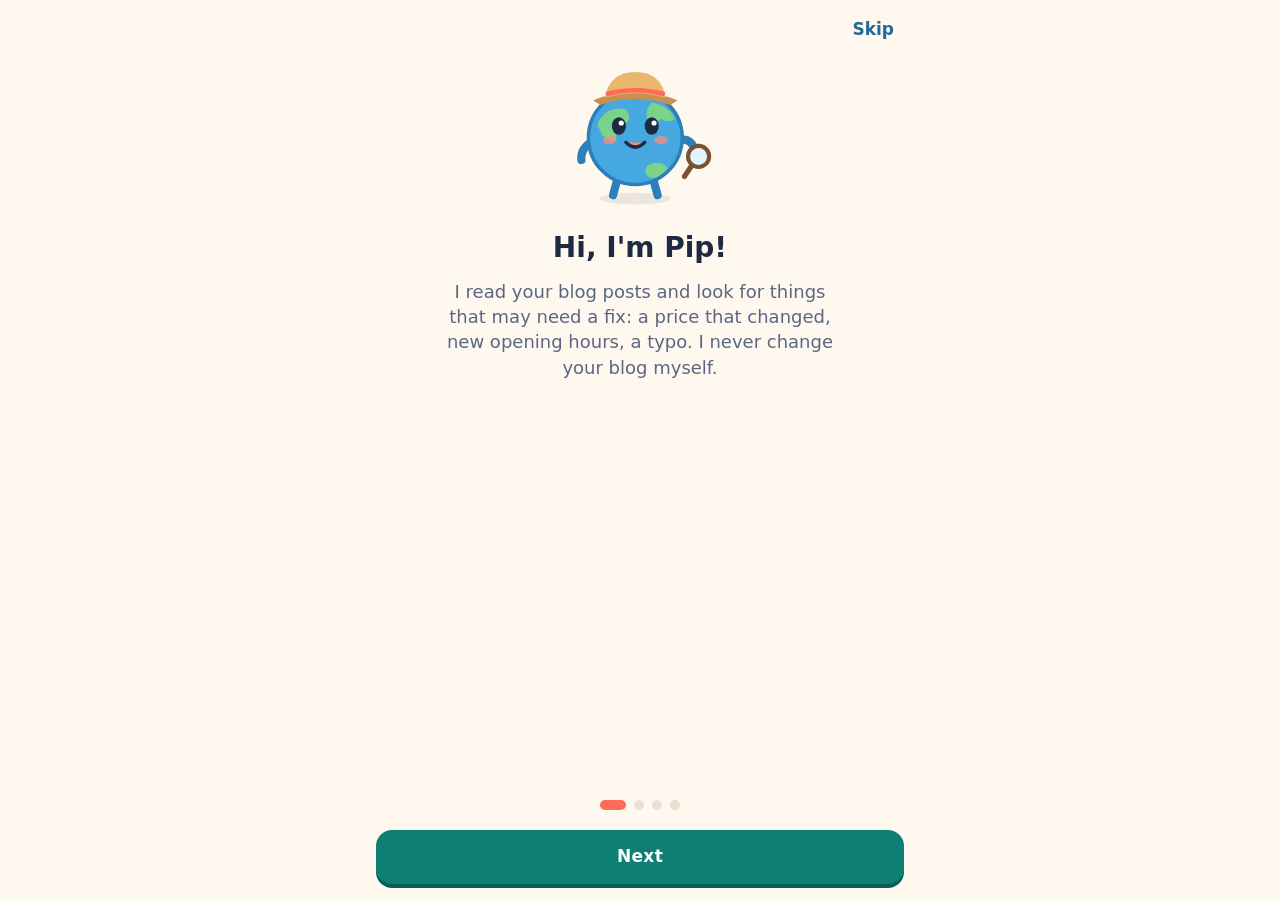
<file: index.html>
<!doctype html>
<html lang="en">
<head>
  <meta charset="utf-8">
  <meta name="viewport" content="width=device-width, initial-scale=1, viewport-fit=cover">
  <title>Blog Quest</title>
  <meta name="description" content="Daily fact-check lessons for wareontheglobe.com">
  <!-- Only this site's own files may run, and the app may only talk to GitHub. -->
  <meta http-equiv="Content-Security-Policy" content="default-src 'self'; script-src 'self'; style-src 'self' 'unsafe-inline'; img-src 'self' data:; connect-src 'self' https://api.github.com; manifest-src 'self'; worker-src 'self'; base-uri 'none'; form-action 'none'; object-src 'none'">
  <meta name="referrer" content="no-referrer">
  <meta name="robots" content="noindex">
  <meta name="theme-color" content="#FF6B5B">
  <meta name="apple-mobile-web-app-capable" content="yes">
  <meta name="mobile-web-app-capable" content="yes">
  <meta name="apple-mobile-web-app-title" content="Blog Quest">
  <meta name="apple-mobile-web-app-status-bar-style" content="default">
  <link rel="manifest" href="manifest.webmanifest">
  <link rel="icon" href="icons/icon-192.png">
  <link rel="apple-touch-icon" href="icons/apple-touch-icon.png">
  <link rel="stylesheet" href="app.css">
</head>
<body>
  <main id="app"></main>
  <div id="toast" role="status"></div>
  <script type="module" src="app.js"></script>
</body>
</html>
</file>
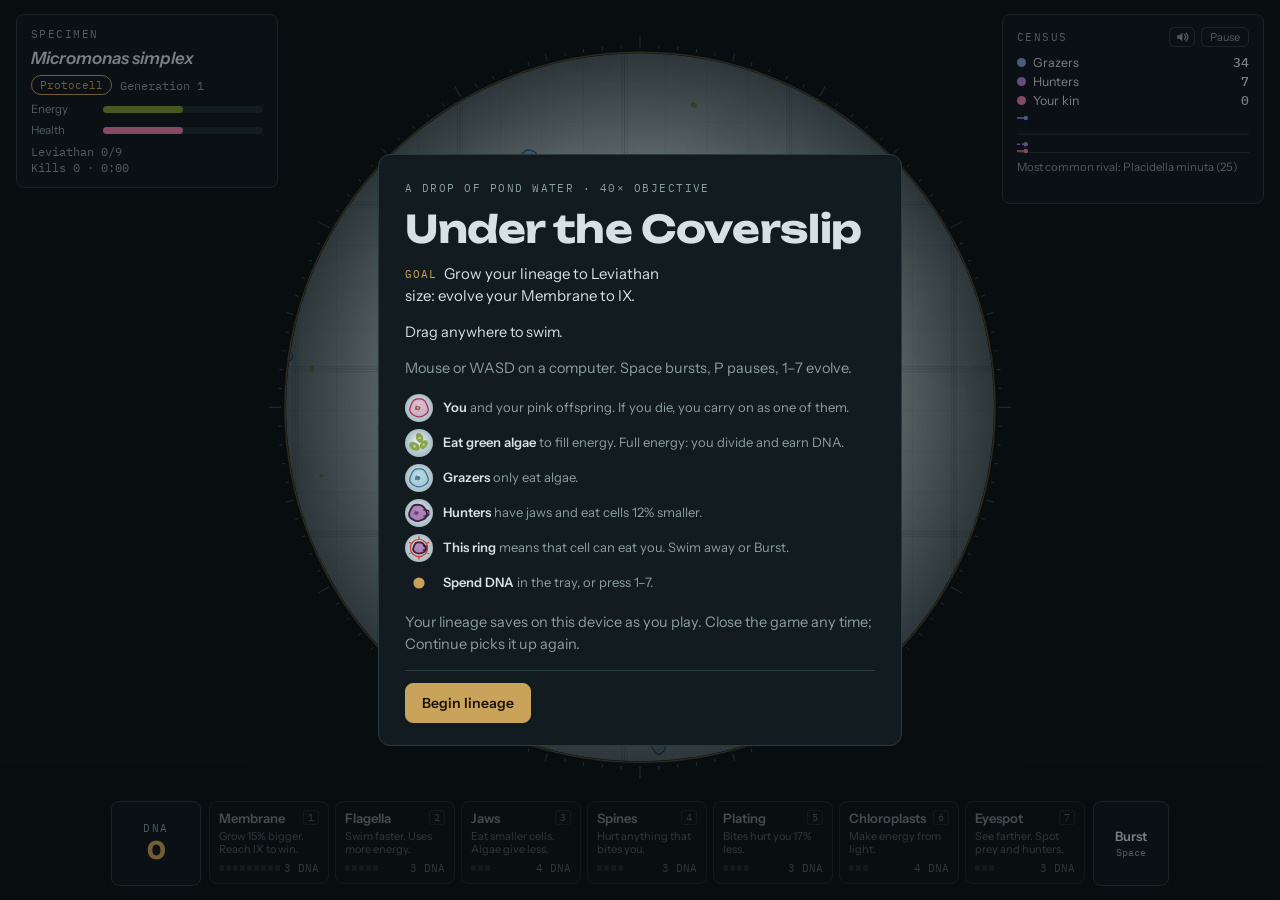
<file: docs/index.html>
<!doctype html>
<html lang="en">
<head>
<meta charset="utf-8">
<meta name="viewport" content="width=device-width,initial-scale=1,viewport-fit=cover">
<meta name="theme-color" content="#0c1215">
<meta name="mobile-web-app-capable" content="yes">
<meta name="apple-mobile-web-app-capable" content="yes">
<meta name="apple-mobile-web-app-status-bar-style" content="black-translucent">
<meta name="apple-mobile-web-app-title" content="Coverslip">
<link rel="manifest" href="manifest.webmanifest">
<link rel="apple-touch-icon" href="icon-180.png">
<link rel="icon" href="icon-192.png">
<title>Under the Coverslip</title>
<meta name="claude:viewport-fit-sides" content="cover">
<link rel="preconnect" href="https://fonts.googleapis.com">
<link rel="preconnect" href="https://fonts.gstatic.com" crossorigin>
<link rel="stylesheet" href="https://fonts.googleapis.com/css2?family=Unbounded:wght@500;700&family=Instrument+Sans:ital,wght@0,400;0,600;1,400;1,600&family=IBM+Plex+Mono:wght@400;500&display=swap">
<style>
/* Layout: a circular brightfield microscope view sits in a dark stage; readouts live in the surround, the evolution tray along the bottom. */
:root{
  --stage:#0c1215; --panel:rgba(16,24,28,.9); --panel-solid:#121b1f; --line:#2a3a41;
  --ink:#d6e1e3; --ink-dim:#8b9ea4;
  --brass:#c9a35a; --brass-ink:#1b1408;
  --field:#e6eef0; --field-edge:#a7bcc2; --field-ink:#1c2c33;
  --algae:#7d9a33; --meat:#a4513a; --danger:#e2553f; --danger-ink:#ef7d69; --eyespot:#c23b22; /* danger-ink: small red text on the dark panels (6.8:1) */
  --hud-grazer:#7f9ee2; --hud-hunter:#b680dc; --hud-kin:#ee7ea6;
  --f-display:'Unbounded','Arial Black',system-ui,sans-serif;
  --f-body:'Instrument Sans',system-ui,-apple-system,'Segoe UI',sans-serif;
  --f-mono:'IBM Plex Mono',ui-monospace,'SF Mono',Menlo,monospace;
  color-scheme:dark;
}
html,body{height:100%;overscroll-behavior:none} /* no pull-to-refresh or rubber-band bounce mid-steer */
html{-webkit-text-size-adjust:100%;text-size-adjust:100%} /* no font boosting on rotation */
[hidden]{display:none!important}
body{background:var(--stage);color:var(--ink);font-family:var(--f-body);overflow:hidden;-webkit-font-smoothing:antialiased;-webkit-user-select:none;user-select:none;-webkit-touch-callout:none;-webkit-tap-highlight-color:transparent}
button{touch-action:manipulation}
#dish{position:fixed;inset:0;display:block;touch-action:none;cursor:crosshair}
.hud{position:fixed;inset:0;pointer-events:none;display:flex;flex-direction:column;justify-content:space-between;gap:12px;
  padding-left:max(16px,env(safe-area-inset-left,0px));padding-right:max(16px,env(safe-area-inset-right,0px));
  padding-block:calc(env(safe-area-inset-top,0px) + 14px) calc(env(safe-area-inset-bottom,0px) + 14px)}
.top{display:flex;justify-content:space-between;align-items:flex-start;gap:8px}
.panel{width:232px;min-width:0;background:var(--panel);border:1px solid var(--line);border-radius:8px;padding:12px 14px;display:grid;gap:7px}
.eyebrow{font-family:var(--f-mono);font-size:10.5px;letter-spacing:.14em;text-transform:uppercase;color:var(--ink-dim)}
.binomial{font-size:17px;font-style:italic;font-weight:600;line-height:1.2;overflow-wrap:anywhere}
.row{display:flex;align-items:center;gap:8px;flex-wrap:wrap}
/* the goal, 'Leviathan n/9': the first line of #meta on desktop and tablets (inline, 'Leviathan 0/9 · Kills 0 · 0:00'
   would wrap mid-item in the 232 px panel); in the Specimen row's second line, beside DNA, in every compact layout */
#goal{display:none;font-variant-numeric:tabular-nums}
.goal-wide{display:block}
.chip{font-family:var(--f-mono);font-size:11px;padding:2px 8px;border-radius:99px;border:1px solid var(--brass);color:var(--brass)}
.mono{font-family:var(--f-mono);font-variant-numeric:tabular-nums}
.small{font-size:11.5px;color:var(--ink-dim);line-height:1.35}
.bar{display:grid;grid-template-columns:64px 1fr;align-items:center;gap:8px;font-size:11.5px;color:var(--ink-dim)}
.track{height:7px;border-radius:4px;background:#1f2b31;overflow:hidden}
.fill{height:100%;width:100%;border-radius:4px;transform:translateX(-50%);transition:transform .15s linear} /* set by setBar(): no layout */
.fill.en{background:var(--algae)}
.fill.hp{background:var(--hud-kin)}
.fill.low{background:var(--danger);background-image:repeating-linear-gradient(45deg,transparent 0 3px,rgba(0,0,0,.35) 3px 5px)} /* low: red and striped (a
   second cue: under deuteranopia the red and the Energy green look alike). A background, so setBar's transform path is untouched */
.panel-head{display:flex;justify-content:space-between;align-items:center;gap:8px}
#pauseBtn{pointer-events:auto;cursor:pointer;background:transparent;border:1px solid var(--line);border-radius:6px;font-size:11px;padding:2px 8px;color:var(--ink-dim)}
#pauseBtn{position:relative}
#pauseBtn::after{content:"";position:absolute;inset:-12px -10px}
#pauseBtn:hover{color:var(--ink)}
#pauseBtn:focus-visible{outline:2px solid var(--brass);outline-offset:2px}
/* the Census head's buttons: Sound (a speaker icon, aria-pressed) beside Pause. Their invisible hit areas (::after) meet
   in the middle of the 6 px gap and never overlap: Pause's reaches 3 px left, Sound's 3 px right */
.head-btns{margin-left:auto;display:flex;gap:6px}
#pauseBtn::after{left:-3px}
#sndBtn{pointer-events:auto;cursor:pointer;background:transparent;border:1px solid var(--line);border-radius:6px;padding:2px 5px;color:var(--ink-dim);display:grid;place-items:center;position:relative}
#sndBtn::after{content:"";position:absolute;inset:-12px -3px -12px -10px}
#sndBtn svg{width:14px;height:14px;display:block}
#sndBtn[aria-pressed="false"] .on,#sndBtn[aria-pressed="true"] .off{display:none}
#sndBtn:hover{color:var(--ink)}
#sndBtn:focus-visible{outline:2px solid var(--brass);outline-offset:2px}
.dna-sm{display:none;font-family:var(--f-mono);font-weight:500;font-size:12px;color:var(--brass);font-variant-numeric:tabular-nums}
.counts{display:grid;gap:3px;font-size:12.5px}
.counts div{display:flex;align-items:center;gap:7px}
.counts b{margin-left:auto;font-family:var(--f-mono);font-weight:500;font-variant-numeric:tabular-nums}
.sw{width:9px;height:9px;border-radius:50%;flex:none}
#spark{width:100%;height:38px;display:block}
/* the census news line: a rival trait that is spreading (brass while fresh), else the most common rival. In the wide HUD
   a fixed two-line box: the panel is 232 px, 'Most common rival: Micromonas simplex (26)' takes two lines and a short
   name one, so a free line made the field refit as the names changed. One line with an ellipsis in the compact layouts */
#dominant{height:2.7em;overflow:hidden;display:-webkit-box;-webkit-box-orient:vertical;-webkit-line-clamp:2;transition:color .4s}
#dominant.fresh{color:var(--brass)}
.toasts{position:fixed;left:50%;transform:translateX(-50%);top:80px;display:grid;justify-items:center;gap:6px;pointer-events:none;width:min(92vw,420px);z-index:3}
.toast{font-size:13px;background:var(--panel-solid);color:var(--ink);border:1px solid var(--line);padding:6px 12px;border-radius:99px;animation:tin .25s ease-out;text-align:center}
@keyframes tin{from{opacity:0;transform:translateY(-6px)}to{opacity:1;transform:none}}
/* a trait's card (showTip): what it does, the numbers its next level changes, what it costs. Above the tray, centred
   (portrait and stacked layouts); in the right gutter under the Census panel beside the dish (side layouts); above the
   button on a desktop hover or keyboard focus. Placed from live rects by placeTip() */
.tip{position:fixed;z-index:3;pointer-events:none;box-sizing:border-box;width:max-content;max-width:min(92vw,360px);background:var(--panel-solid);
  border:1px solid var(--brass);border-radius:8px;padding:7px 11px 8px;font-size:12.5px;line-height:1.4;color:var(--ink);animation:tipin .15s ease-out}
.tip b{font-weight:600;color:var(--brass)}
.tip .tn{font-family:var(--f-mono);font-size:11.5px;font-variant-numeric:tabular-nums}
.tip .tc{color:var(--ink-dim)}
.ph{white-space:nowrap}
@keyframes tipin{from{opacity:0}}
/* coaching nudges (update(): nudge()): a brass pulse on Burst when the first threat shows, and on the affordable traits
   every 20 s after the first divide until the first evolve. 1 s x 4; reduced motion: a static 2 px outline for those 4 s.
   Before .up.armed, .up.nope and #burst's own animations, so a tap's feedback wins */
@keyframes nudge{50%{box-shadow:0 0 0 3px rgba(201,163,90,.6)}}
.up.nudge,#burst.nudge{animation:nudge 1s 4}
/* the first tap on a trait (phones): it explains and arms; the next tap evolves */
.up.armed{animation:armed 1.1s ease-in-out infinite alternate;box-shadow:inset 0 0 0 1px var(--brass),inset 0 0 12px rgba(201,163,90,.45)}
@keyframes armed{to{box-shadow:inset 0 0 0 1px var(--brass),inset 0 0 4px rgba(201,163,90,.12)}}
/* the pause card's guide: the loop, then every trait (level, what it does, what its next level changes, cost) and Burst */
.guide{display:grid;gap:6px}
.guide-head{display:flex;justify-content:space-between;align-items:baseline;gap:8px}
.card .guide-loop{font-size:13px;line-height:1.45}
.guide ul{list-style:none;margin:0;padding:0;display:grid}
.guide li{display:grid;grid-template-columns:minmax(0,1fr) auto;column-gap:10px;row-gap:1px;padding:5px 0 6px;border-top:1px solid var(--line);font-size:12.5px;line-height:1.35}
.gr-h{font-weight:600}
/* the level, the cost and the 'Next ...' numbers: 12 px (the 'Next' line answers 'what am I buying') */
.gr-l{font-family:var(--f-mono);font-weight:400;font-size:12px;color:var(--ink-dim);margin-left:4px}
.gr-c{font-family:var(--f-mono);font-size:12px;color:var(--ink-dim);white-space:nowrap;align-self:center}
.gr-c.can{color:var(--brass)}
.gr-fx{grid-column:1/-1;color:var(--ink-dim)}
.gr-n{grid-column:1/-1;font-family:var(--f-mono);font-size:12px;font-variant-numeric:tabular-nums}
.tray{display:flex;align-items:stretch;gap:8px;justify-content:center;min-width:0}
.dna{pointer-events:none;display:grid;align-content:center;justify-items:center;padding:6px 12px;background:var(--panel);border:1px solid var(--line);border-radius:8px;min-width:64px}
.dna span:last-child{font-family:var(--f-display);font-size:24px;font-weight:700;color:var(--brass);font-variant-numeric:tabular-nums}
.dna.nope{animation:shake .3s}
@keyframes shake{25%{transform:translateX(-4px)}75%{transform:translateX(4px)}}
/* an unaffordable trait tap: the colour flashes are animations only, so nothing stays red afterwards */
.up.nope{animation:shake .3s}
.up.nope .cost{animation:bad .6s}
.dna-sm.bad{animation:bad .6s}
@keyframes bad{0%,45%{color:var(--danger)}}
/* a buy (buy()): the trait button flashes brass and its new pip pops; the DNA readouts bump when DNA rises, the stage
   chip when the stage changes, and the name glows brass when it changes (refreshHud). After .up.nope and .up.armed:
   the code removes the other one-shot class first, so they never fight. Reduced motion: colour only (below) */
.up.got{animation:got .6s ease-out}
@keyframes got{0%{background:rgba(201,163,90,.45);border-color:#f0d08c}100%{background:var(--panel)}}
.pips i.new{animation:pip .5s ease-out}
@keyframes pip{0%{transform:scale(2.4);background:#ffe7b0}}
@keyframes pipRM{0%{background:#ffe7b0}}
.bump{animation:bump .45s ease-out}
@keyframes bump{30%{transform:scale(1.28);color:#ffe2a6}}
@keyframes bumpRM{30%{color:#ffe2a6}}
.renamed{animation:renamed 1.4s ease-out}
@keyframes renamed{0%{color:var(--brass);text-shadow:0 0 12px rgba(201,163,90,.55)}}
/* bitten, or low on health: a red vignette over the field (drawHurt() writes its opacity only when it changes; resize()
   lays it exactly over the field). A DOM layer, not a canvas gradient: that cost 44-48 ms a frame at 4x CPU throttle */
#hurt{position:fixed;left:0;top:0;width:0;height:0;pointer-events:none;border-radius:50%;opacity:0;
  background:radial-gradient(closest-side,rgba(226,85,63,0) 55%,rgba(226,85,63,.45));will-change:opacity}
.ups{display:flex;gap:6px;overflow-x:auto;min-width:0;pointer-events:auto;scrollbar-width:thin;
  padding:3px 4px;margin:-3px -4px -1px} /* room for a shaking end button (so it can't flash a scrollbar) and for the nudge's
  3 px ring, which the scrolling strip would clip: the negative margins cancel the padding, so the tray doesn't move */
button{font:inherit;color:inherit}
.up{pointer-events:auto;flex:0 0 auto;width:120px;text-align:left;background:var(--panel);border:1px solid var(--line);border-radius:8px;padding:8px 9px;display:grid;gap:4px;cursor:pointer;transition:border-color .15s,background .15s}
.up:hover:not(:disabled){background:#18252b}
.up.can{border-color:var(--brass)}
.up:disabled{cursor:default;opacity:.55}
.up:focus-visible,.btn:focus-visible,#burst:focus-visible{outline:2px solid var(--brass);outline-offset:2px}
.ups .up:focus-visible{outline-offset:1px} /* the strip scrolls, so it clips: the ring (1 + 2 px) fits its 3 px padding */
.up-top{display:flex;justify-content:space-between;align-items:center;gap:4px}
.up-name{font-weight:600;font-size:13px;hyphens:manual}
.nm-short{display:none}
kbd{font-family:var(--f-mono);font-size:10px;color:var(--ink-dim);border:1px solid var(--line);border-radius:3px;padding:0 4px}
.up-fx{font-size:11px;color:var(--ink-dim);line-height:1.25;min-height:2.5em}
.up-foot{display:flex;justify-content:space-between;align-items:center;gap:4px}
/* the levels on one row in the 120 px buttons too: Membrane's 9 pips beside '15 DNA' used to wrap the 9th under the first
   (8 + 1). The pips give way (5 px down to 3) and the cost stays whole; the compact block below has its own rules */
.pips{display:flex;gap:2px;flex-wrap:nowrap;flex:1 1 auto;min-width:0}
.pips i{flex:0 1 5px;min-width:3px;height:6px;border-radius:1px;background:#2c3b42} /* no width: a 5 px one would hold the row's min-content at 9 x 5 px and push the cost past the button's padding */
.pips i.on{background:var(--brass)}
.cost{white-space:nowrap;flex:none;font-family:var(--f-mono);font-size:11px;color:var(--brass);font-variant-numeric:tabular-nums}
.up:not(.can) .cost{color:var(--ink-dim)}
#burst{pointer-events:auto;flex:none;width:76px;background:var(--panel);border:1px solid var(--line);border-radius:8px;cursor:pointer;display:grid;place-content:center;gap:2px;font-weight:600;font-size:13px;position:relative;overflow:hidden;padding-inline:3px} /* room for 'low energy' at 10.5 px on one line */
#burst small{font-family:var(--f-mono);font-size:10px;color:var(--ink-dim);font-weight:400}
/* not ready (recharging or under 8 energy): the label dims to --ink-dim (6.47:1 on the panel; opacity .5 was 4.24:1), and
   'Space' is already ink-dim; the recharge bar and 'low energy' stay readable */
#burst.cool>.bl{color:var(--ink-dim)}
/* the recharge bar along the bottom edge fills over the cooldown (scaleX, written by refreshHud), then hides */
#burst .bcd{position:absolute;left:0;bottom:0;width:100%;height:3px;background:var(--brass);transform:scaleX(0);transform-origin:0 50%;opacity:0;transition:transform .1s linear;pointer-events:none}
#burst.cd .bcd{opacity:1}
#burst .blow{display:none;font-family:var(--f-mono);font-size:10.5px;font-weight:500;line-height:1.1;color:var(--danger-ink);white-space:nowrap} /* compact and touch screens; one line */
#burst.nope{animation:shake .3s} /* tapped while not ready (item 02's 'no') */
#burst.nope>.bl{animation:bad .6s}
#burst.fired{animation:fired .45s ease-out} /* a burst fired: a brief brass flash */
@keyframes fired{from{background:var(--brass);border-color:var(--brass);color:var(--brass-ink)}}
@keyframes firedRM{from{background:rgba(201,163,90,.3);border-color:var(--brass)}}
.overlay{position:fixed;inset:0;z-index:5;display:grid;place-items:center;background:rgba(6,10,12,.45);
  padding-left:max(16px,env(safe-area-inset-left,0px));padding-right:max(16px,env(safe-area-inset-right,0px));
  padding-block:calc(env(safe-area-inset-top,0px) + 16px) calc(env(safe-area-inset-bottom,0px) + 16px)}
/* border-box: the card's padding and border (26+22+2, 20+18+2 on phones) used to come on top of width:100% and
   max-height:100%, so on phones every card ran 3 px past both screen edges (396 px wide on a 390 px screen, its corners
   cut off) and a tall card past the top and bottom. Now it sits inside the overlay's 16 px gutters and scrolls inside
   itself, its sticky .actions in view. max-width 524 keeps the wide card exactly as wide as before (470 + 54) */
.card{box-sizing:border-box;width:100%;max-width:524px;max-height:100%;overflow:auto;touch-action:pan-y;background:var(--panel-solid);border:1px solid var(--line);border-radius:12px;padding:26px 26px 22px;display:grid;gap:14px}
.card h1,.card h2{font-family:var(--f-display);font-weight:700;line-height:1.05;letter-spacing:-.01em;text-wrap:balance;margin:0}
.card h1{font-size:clamp(28px,7vw,38px)}
.card h2{font-size:clamp(24px,6vw,30px)}
.card p{margin:0;line-height:1.55;font-size:14.5px;max-width:62ch}
.card .tgoal{font-size:15px;line-height:1.45;text-wrap:balance}
.lbl{font-family:var(--f-mono);font-size:11px;letter-spacing:.1em;text-transform:uppercase;color:var(--brass);margin-right:4px;vertical-align:1px}
/* the title card and the pause card's Field guide: what you see in the dish. Each row is a portrait drawn by the game's
   own drawing code (portrait(): the cell, the algae, the danger mark as they look in the field) and one line */
.legend{list-style:none;margin:0;padding:0;display:grid;gap:7px}
.legend li{display:grid;grid-template-columns:28px minmax(0,1fr);column-gap:10px;align-items:center;font-size:13px;line-height:1.35;color:var(--ink-dim)}
.legend b{font-weight:600;color:var(--ink)}
.legend canvas{display:block;width:28px;height:28px}
.only-sm{display:none} /* the compact layouts' wording (phones); .hide-sm is everyone else's */
#fieldGuide .legend,#rivalGuide .legend{gap:0} /* in the pause card its rows take the guide list's rules and padding, like the traits above */
#rivalGuide .warn{color:var(--danger-ink);font-weight:600} /* 'Can eat you now': words first, the colour only adds to them */
.stats{display:grid;grid-template-columns:repeat(2,minmax(0,1fr));gap:10px;margin:0}
.stats div{border-top:1px solid var(--line);padding-top:6px}
.stats dt{font-size:11.5px;color:var(--ink-dim)}
.stats dd{margin:0;font-family:var(--f-mono);font-size:18px;font-variant-numeric:tabular-nums}
.stats .wide{grid-column:1/-1}
.stats .wide dd{font-family:var(--f-body);font-style:italic;font-weight:600;font-size:16px}
/* game over: what ended the line, in plain type (the killer's species name in italics), and a tip for next time */
.stats .cause dd{font-style:normal;font-weight:400;font-size:14.5px;line-height:1.45}
.stats .cause i{font-weight:600}
.card .stats .dtip{margin:5px 0 0;font-size:13px;line-height:1.45;color:var(--ink-dim)}
/* the lineage record (showRecord): a portrait of every form the line passed through, oldest to newest, then its key
   moments. The strip scrolls sideways inside the card, which scrolls up and down; min-width 0 keeps the strip from
   widening the card's grid. Each portrait's name and 'Gen N · m:ss' are text beside its (aria-hidden) canvas */
.rec{display:grid;gap:8px;min-width:0}
.forms{display:flex;align-items:flex-start;gap:3px;min-width:0;overflow-x:auto;overscroll-behavior-x:contain;touch-action:pan-x pan-y;padding:2px 2px 6px;scrollbar-width:thin;scrollbar-color:var(--line) transparent}
.forms:focus-visible{outline:2px solid var(--brass);outline-offset:1px;border-radius:4px}
.form{flex:none;width:86px;display:grid;justify-items:center;align-content:start;gap:3px;text-align:center}
.form canvas{display:block;width:60px;height:60px}
.form b{font-style:italic;font-weight:600;font-size:12.5px;line-height:1.2;overflow-wrap:anywhere}
.form span{font-family:var(--f-mono);font-size:10.5px;line-height:1.25;color:var(--ink-dim);font-variant-numeric:tabular-nums}
.forms .arr{flex:none;width:14px;height:10px;margin-top:27px;fill:none;stroke:var(--brass);stroke-width:1.3;stroke-linecap:round;stroke-linejoin:round} /* level with the portraits' centres */
.forms .more{flex:none;margin-top:24px;font-family:var(--f-mono);font-size:10.5px;color:var(--ink-dim);white-space:nowrap}
.moments{list-style:none;margin:0;padding:0;display:grid;gap:4px}
.moments li{display:grid;grid-template-columns:3.3em minmax(0,1fr);column-gap:8px;font-size:13px;line-height:1.4;color:var(--ink-dim)}
.moments time{font-family:var(--f-mono);font-size:11.5px;color:var(--brass);font-variant-numeric:tabular-nums;padding-top:1px}
.moments i{color:var(--ink);font-weight:600}
/* the pause card's copy is compact: smaller portraits and four moments (Resume stays in its sticky bar) */
#pauseRec .form{width:76px}
#pauseRec .form canvas{width:44px;height:44px}
#pauseRec .arr{margin-top:19px}
#pauseRec .more{margin-top:16px}
/* the game-over card waits while the camera holds on the killer (or where you died), then fades in. It takes no taps or
   keys until it starts to show (inert, set by onPlayerDeath), so a finger still on the dish can't start a new lineage unseen */
#ovOver:not([hidden]){animation:ovin .45s 1.1s both ease-out}
@keyframes ovin{from{opacity:0}}
/* the win: the dish keeps drawing (wake) while brass rings spread from the grown cell, then the card fades in. It is
   inert until then (buy()), so a tap or key meant for the game can't dismiss a card not yet seen */
#ovWin:not([hidden]){animation:ovin .45s 1.6s both ease-out}
.actions{display:flex;gap:8px;flex-wrap:wrap;position:sticky;bottom:-22px;margin-bottom:-22px;padding-block:12px 22px;background:var(--panel-solid);border-top:1px solid var(--line)}
.btn{border:1px solid var(--brass);border-radius:8px;padding:10px 16px;font-weight:600;font-size:14px;cursor:pointer;background:transparent;color:var(--brass)}
.btn.primary{background:var(--brass);color:var(--brass-ink)}
.btn.armed{border-color:var(--danger);color:var(--danger)}
/* a newer build of the installed app is downloaded: a quiet, secondary button with a brass status dot */
.btn.upd{font-size:13px;padding:10px 14px;border-color:var(--line);display:inline-flex;align-items:center;gap:8px} /* smaller type: 38 px tall on a row of its own, 40 px beside a full-size button */
.btn.upd::before{content:"";width:7px;height:7px;border-radius:50%;background:var(--brass);flex:none}
/* the pause card's Sound and Vibration toggles: quiet settings buttons after Resume */
.btn.tog{font-size:13px;font-weight:500;padding:10px;border-color:var(--line);color:var(--ink)}
.btn:hover{filter:brightness(1.08)}
@media (max-width:560px),(max-height:520px){
  .tray{display:grid;grid-template-columns:repeat(4,minmax(0,1fr));gap:6px}
  .ups{display:contents}
  .dna{display:none}
  .dna-sm{display:inline-block} /* its .bump scales it (a flex or grid item in the Specimen row either way) */
  #goal{display:block}
  .dna-sm,#goal{line-height:15.6px} /* DNA's own line (12 px x 1.3): the row's second line is as tall whichever of the two is on it */
  .goal-wide{display:none}
  .up{width:auto;padding:7px 8px;gap:4px;align-content:space-between;grid-template-columns:minmax(0,1fr)}
  .up-fx,.up kbd,#burst small{display:none}
  #burst.low>.blow{display:block}
  /* a drag that starts on a tray button steers (tray0 in the script). Only here: the wider tray of tablets and
     desktops is a strip that scrolls sideways under a finger */
  .tray button{touch-action:none}
  .up-name{font-size:12.5px}
  .nm-full{display:none}
  .nm-short{display:inline}
  /* levels read as one segmented bar (Membrane's 9 pips used to wrap 4+4+1); the cost is a number and a DNA dot */
  .up-foot{flex-wrap:nowrap}
  .pips{flex:1 1 auto;flex-wrap:nowrap;min-width:0}
  .pips i{flex:1 1 0;width:auto;min-width:2px;max-width:8px}
  .cost::after{content:"";display:inline-block;width:5px;height:5px;border-radius:50%;background:currentColor;margin-left:3px;vertical-align:1px} /* brass, dim when unaffordable, like the ' DNA' it stands for */
  .up:disabled .cost::after{display:none}
  #burst{width:auto;min-height:44px}
  .hide-sm{display:none}
  .only-sm{display:inline}
  /* one 11 px line (13.2 px): on short phones the Census panel then stays no taller than the Specimen panel */
  #dominant{display:block;height:auto;white-space:nowrap;text-overflow:ellipsis;font-size:11px;line-height:1.2}
}
@media (max-width:560px){
  .panel{padding:9px 10px;gap:5px}
  /* on every phone held upright, tall or short, the Specimen panel takes the larger share: its row's second line needs
     room for 'Leviathan n/9' beside the stage chip, while the census counts are short */
  .top>.panel:first-child{flex:1.3 1 0;width:auto}
  .top>.panel:last-child{flex:1 1 0;width:auto}
  .chip{font-size:10px;padding:0 6px}
  .binomial{font-size:14px}
  /* the Specimen row is always two lines (stage + Gen N / DNA + Leviathan n/9): it can't wrap to a third line and
     push the panels over the field as the numbers grow */
  .row{display:grid;grid-template-columns:auto 1fr;column-gap:8px;row-gap:2px;white-space:nowrap}
  .row>*{justify-self:start;min-width:0;max-width:100%;overflow:hidden;text-overflow:ellipsis}
  .row>.chip{overflow:visible}
  .tray{grid-auto-rows:1fr}
  .up{min-height:44px}
  .bar{grid-template-columns:1fr;gap:3px}
  .card{padding:20px 18px 18px;gap:12px}
  /* the title card fits a 360x640 phone with a save and a record (Continue, Begin a new lineage, the best line) */
  #ovTitle .card{gap:10px}
  #ovTitle .legend{gap:5px}
  .legend li{line-height:1.3}
  .actions{bottom:-18px;margin-bottom:-18px;padding-bottom:18px}
  .card p{font-size:14px}
  .btn.tog{padding-inline:8px} /* Resume, 'Sound: off' and 'Vibration: off' on one row at 360 px, also in the fallback fonts */
}
@media (max-height:520px){#ovTitle .legend li:last-child{display:none}}
@media (max-height:520px) and (min-width:561px){
  .hud{padding-block:calc(env(safe-area-inset-top,0px) + 8px) calc(env(safe-area-inset-bottom,0px) + 8px)}
  .tray{grid-template-columns:repeat(8,minmax(0,1fr));gap:5px}
  .up{padding:5px 6px;gap:3px}
  .up-name{font-size:11.5px}
  .pips i{width:4px;height:5px}
  .pips{gap:1px}
  #burst{min-height:0}
  .panel{width:150px;padding:8px 9px;gap:4px}
  .binomial{font-size:13px}
  .bar{grid-template-columns:1fr;gap:3px}
  .counts{font-size:11.5px}
  #spark{display:none}
  .small{font-size:10.5px}
}
@media (max-width:560px) and (max-height:760px){
  /* short portrait phones (browser toolbars showing): give the dish the height the HUD was taking. Taller phones are
     limited by their width, so they keep the richer HUD (eyebrows, kills and time, the census sparkline). */
  .hud{gap:8px;padding-block:calc(env(safe-area-inset-top,0px) + 8px) calc(env(safe-area-inset-bottom,0px) + 8px)}
  .top{gap:6px}
  .panel{padding:7px 9px;gap:4px}
  .panel .eyebrow,#meta,#spark{display:none}
  .panel-head{justify-content:flex-end}
  .binomial{font-size:13px;white-space:nowrap;overflow:hidden;text-overflow:ellipsis}
  .bar{grid-template-columns:52px 1fr;gap:6px;font-size:10.5px}
  .counts{gap:0;font-size:11.5px}
  .up{padding:5px 7px;gap:3px}
  #burst{min-height:0}
}
@media (max-width:409px){
  /* the Census head is the eyebrow, Sound and Pause: under 410 px the three no longer fit side by side (136 px of a
     120-133 px head on the tall phones that show eyebrows), so the census eyebrow goes; the counts say what it is */
  .top>.panel:last-child .eyebrow{display:none}
}
.panel-head .eyebrow{min-width:0;overflow:hidden;text-overflow:ellipsis;white-space:nowrap} /* never wider than its panel */
@media (max-width:359px){
  /* 320-359 px (small phones, folding phones' cover screens), tall or short: more of the width for the Specimen row,
     and no eyebrows (the census eyebrow and Pause no longer fit side by side); in the tray, 'Membrane' needs a
     smaller name and narrower padding */
  .panel{padding-inline:8px}
  .top>.panel:first-child{flex-grow:1.8}
  .panel .eyebrow{display:none}
  .panel-head{justify-content:flex-end}
  .up-name{font-size:11.5px}
  .up{padding-inline:5px}
  .pips{gap:1px}
  #burst .blow{font-size:9.5px} /* 'low energy' stays one line in the 66 px button at 320 px (60 px of room) */
}
@media (max-width:319px){
  /* narrower than any phone held upright (the first Galaxy Fold's 280 px cover screen): the panels stack and the tray
     has three columns. The field is limited by the width there, so the extra height costs it nothing */
  .top{flex-direction:column;align-items:stretch}
  .top>.panel:first-child,.top>.panel:last-child{flex:none;width:auto}
  .tray{grid-template-columns:repeat(3,minmax(0,1fr))}
  #burst{grid-column:span 2}
  /* the news line shares the Census head's row with Pause (the eyebrow is hidden here), so the stacked panels are no
     taller than before it and the field stays limited by the width */
  .top>.panel:last-child{grid-template-columns:minmax(0,1fr) auto}
  .top>.panel:last-child>*{grid-column:1/-1}
  .top>.panel:last-child>.panel-head{grid-column:2;grid-row:1}
  .top>.panel:last-child>#dominant{grid-column:1;grid-row:1;align-self:center}
}
@media (hover:none) and (pointer:coarse){.up kbd,#burst small,.keys{display:none}#burst.low>.blow{display:block}}
@media (prefers-reduced-motion:reduce){.toast{animation:none}.fill{transition:none}.up.nope{animation:none}.dna.nope{animation:none}#dominant{transition:none}
  .up.nudge,#burst.nudge{animation:none;outline:2px solid var(--brass);outline-offset:1px}
  .tip{animation:none}.up.armed{animation:none;box-shadow:none;outline:2px solid var(--brass);outline-offset:-3px} /* a static outline */
  #burst.nope{animation:none}#burst .bcd{transition:none}#burst.fired{animation:firedRM .4s step-end} /* a static brief tint */
  #ovOver:not([hidden]){animation:ovin .3s .3s both linear} /* a plain fade, sooner */
  #ovWin:not([hidden]){animation:ovin .3s .5s both linear}
  .pips i.new{animation-name:pipRM}.bump{animation-name:bumpRM} /* colour only */}
</style>
<style>body{margin:0}</style>
</head>
<body>

<canvas id="dish" aria-label="Microscope view of the dish. Steer your cell with the mouse, a finger, or WASD."></canvas>
<div id="hurt" aria-hidden="true"></div>

<div class="hud" id="hud" inert>
  <div class="top" id="top">
    <section class="panel" aria-label="Your organism">
      <div class="eyebrow">Specimen</div>
      <div class="binomial" id="name">Micromonas simplex</div>
      <div class="row"><span class="chip" id="stage" title="Stage. Leviathan at Membrane IX.">Protocell</span><span class="mono small" id="gen">Gen<span class="hide-sm">eration</span> <span id="genN">1</span></span><span class="dna-sm" id="dna2">DNA 0</span><span class="small" id="goal" title="Membrane level. Reach IX to win.">Leviathan 0/9</span></div>
      <div class="bar"><span>Energy</span><div class="track"><div class="fill en" id="enBar"></div></div></div>
      <div class="bar"><span>Health</span><div class="track"><div class="fill hp" id="hpBar"></div></div></div>
      <div class="mono small" id="meta"><span class="goal-wide" id="metaL" title="Membrane level. Reach IX to win.">Leviathan 0/9</span><span id="metaK">Kills 0</span> · <span id="metaT">0:00</span><span class="hide-sm" id="metaF"></span></div>
    </section>
    <section class="panel" aria-label="Population census">
      <div class="panel-head"><span class="eyebrow">Census</span><span class="head-btns"><button id="sndBtn" type="button" aria-pressed="true" aria-label="Sound" title="Sound (M)"><svg viewBox="0 0 16 16" aria-hidden="true" fill="none" stroke="currentColor" stroke-width="1.5" stroke-linecap="round" stroke-linejoin="round"><path d="M2.5 6h2.5l3.5-3v10l-3.5-3H2.5z" fill="currentColor" stroke="none"/><path class="on" d="M11 5.5a3.5 3.5 0 0 1 0 5M12.8 3.6a6 6 0 0 1 0 8.8"/><path class="off" d="M11 6l4 4M15 6l-4 4"/></svg></button><button id="pauseBtn" type="button" aria-label="Pause">Pause</button></span></div>
      <div class="counts">
        <div><span class="sw" style="background:var(--hud-grazer)"></span>Grazers<b id="nG">0</b></div>
        <div><span class="sw" style="background:var(--hud-hunter)"></span>Hunters<b id="nH">0</b></div>
        <div><span class="sw" style="background:var(--hud-kin)"></span>Your kin<b id="nK">0</b></div>
      </div>
      <canvas id="spark" aria-hidden="true"></canvas>
      <div class="small" id="dominant">Most common rival: none yet</div>
    </section>
  </div>
  <div class="tray" id="tray">
    <div class="dna" id="dnaBox"><span class="eyebrow">DNA</span><span id="dna">0</span></div>
    <div class="ups" id="ups" aria-label="Evolve a trait"></div>
    <button id="burst" type="button"><span class="bl">Burst</span><small>Space</small><span class="blow">low energy</span><i class="bcd" id="bcd" aria-hidden="true"></i></button>
  </div>
</div>
<div class="toasts" id="toasts" aria-live="polite"></div>
<div class="tip" id="tip" role="status" hidden></div>

<div class="overlay" id="ovTitle">
  <div class="card" role="dialog" aria-modal="true" aria-labelledby="titleHead">
    <div class="eyebrow">A drop of pond water · 40× objective</div>
    <h1 id="titleHead">Under the Coverslip</h1>
    <p class="tgoal"><span class="lbl">Goal</span> Grow your lineage to Leviathan size: evolve your Membrane to IX.</p>
    <p>Drag anywhere to swim.</p>
    <p class="small hide-sm keys">Mouse or WASD on a computer. Space bursts, P pauses, 1–7 evolve.</p>
    <!-- the legend: the same rows are copied into the pause card's Field guide; each canvas is a portrait() of data-pt -->
    <ul class="legend" id="legend" aria-label="What you see in the dish">
      <li><canvas data-pt="you" aria-hidden="true"></canvas><span><b>You</b> and your pink offspring. If you die, you carry on as one of them.</span></li>
      <li><canvas data-pt="algae" aria-hidden="true"></canvas><span><b>Eat green algae</b> to fill energy. Full energy: you divide and earn DNA.</span></li>
      <li><canvas data-pt="grazer" aria-hidden="true"></canvas><span><b>Grazers</b> only eat algae.</span></li>
      <li><canvas data-pt="hunter" aria-hidden="true"></canvas><span><b>Hunters</b> have jaws and eat cells 12% smaller.</span></li>
      <li><canvas data-pt="danger" aria-hidden="true"></canvas><span><b>This ring</b> means that cell can eat you. Swim away or Burst.</span></li>
      <li><canvas data-pt="dna" aria-hidden="true"></canvas><span><span class="only-sm"><b>DNA</b> buys traits in the tray. Tap a trait to read it; hold it to read it again.</span><span class="hide-sm"><b>Spend DNA</b> in the tray<span class="keys">, or press 1–7</span>.</span></span></li>
    </ul>
    <p class="small" id="best"></p>
    <div class="actions"><button class="btn primary" id="resumeSaveBtn" type="button" hidden>Continue lineage</button><button class="btn primary" id="startBtn" type="button">Begin lineage</button><button class="btn upd" id="updBtn" type="button" hidden>Update ready · Reload</button></div>
  </div>
</div>

<div class="overlay" id="ovOver" hidden>
  <div class="card" role="dialog" aria-modal="true" aria-labelledby="overHead">
    <div class="eyebrow">Lineage extinct</div>
    <h2 id="overHead">Your line has ended</h2>
    <dl class="stats" id="overStats"></dl>
    <p class="small" id="overSave"></p>
    <section class="rec" id="overRec" aria-label="Your lineage" hidden></section>
    <div class="actions"><button class="btn primary" id="againBtn" type="button">Start a new lineage</button><button class="btn upd" id="updBtn2" type="button" hidden>Update ready · Reload</button></div>
  </div>
</div>

<div class="overlay" id="ovWin" hidden>
  <div class="card" role="dialog" aria-modal="true" aria-labelledby="winHead">
    <div class="eyebrow">Stage reached · Leviathan</div>
    <h2 id="winHead">Your lineage reached Leviathan size</h2>
    <p>You have outgrown everything that lives in the dish. Larger hunters still drift in from outside, so keep evolving, or start again with a fresh cell.</p>
    <p class="small" id="winSave"></p>
    <dl class="stats" id="winStats"></dl>
    <section class="rec" id="winRec" aria-label="Your lineage" hidden></section>
    <div class="actions"><button class="btn primary" id="contBtn" type="button">Keep evolving</button><button class="btn" id="newBtn" type="button">New lineage</button></div>
  </div>
</div>

<div class="overlay" id="ovPause" hidden>
  <div class="card" role="dialog" aria-modal="true" aria-labelledby="pauseHead">
    <div class="eyebrow">Stage locked</div>
    <h2 id="pauseHead">Paused</h2>
    <p class="small" id="pauseStats"></p>
    <p class="small" id="saveNote"></p>
    <section class="guide" id="traitGuide" aria-label="How it works">
      <div class="guide-head"><span class="eyebrow">How it works</span><span class="mono small" id="guideDna"></span></div>
      <p class="guide-loop" id="guideLoop"></p>
      <ul id="guideList"></ul>
    </section>
    <section class="rec" id="pauseRec" aria-label="Your lineage so far" hidden></section>
    <!-- the rival species now in the dish (showRivals); each canvas is a portrait of the species' largest member -->
    <section class="guide" id="rivalGuide" aria-label="Rival species" hidden>
      <span class="eyebrow">Rival species</span>
      <ul class="legend" id="rivalList"></ul>
    </section>
    <section class="guide" id="fieldGuide" aria-label="Field guide">
      <span class="eyebrow">Field guide</span>
      <ul class="legend" id="legendP"></ul>
    </section>
    <div class="actions"><button class="btn primary" id="resumeBtn" type="button">Resume</button><button class="btn tog" id="sndCardBtn" type="button">Sound: on</button><button class="btn tog" id="vibBtn" type="button" hidden>Vibration: on</button></div>
  </div>
</div>

<script>
(()=>{
const $=id=>document.getElementById(id);
const cv=$('dish');
let ctx=cv.getContext('2d'); // every draw function uses this one: withCtx() swaps in another canvas's (the legend portraits)
function withCtx(g,fn){const o=ctx;ctx=g;try{fn()}finally{ctx=o}}
const rs=getComputedStyle(document.documentElement);
const tok=n=>rs.getPropertyValue(n).trim();
const COL={stage:tok('--stage'),field:tok('--field'),edge:tok('--field-edge'),fink:tok('--field-ink'),algae:tok('--algae'),meat:tok('--meat'),danger:tok('--danger'),brass:tok('--brass'),dim:tok('--ink-dim'),eyespot:tok('--eyespot'),line:tok('--line'),g:tok('--hud-grazer'),h:tok('--hud-hunter'),k:tok('--hud-kin')};
const INK_BRASS='#7a5714'; // brass text on the bright field: 5.58:1 on --field (raw --brass is 2.01:1)
const DEATH_INK='#9b2a1a'; // the death beat's 'eaten by this' label: red text on the field
// reduced motion, followed live (the installed app lives for days): every use reads RM at the time of the effect
let RM=matchMedia('(prefers-reduced-motion: reduce)').matches;
try{const q=matchMedia('(prefers-reduced-motion: reduce)'),f=()=>{RM=q.matches};q.addEventListener?q.addEventListener('change',f):q.addListener(f)}catch(e){}
// the compact layouts (phones, upright or sideways), as in the CSS: read COMPACT.matches when needed, it changes on rotation
const COMPACT=matchMedia('(max-width:560px),(max-height:520px)');
const TAU=Math.PI*2;

const DISH=1300,CAP=70,ALGAE_CAP=450,ALGAE_RATE=13;
const MAX={size:9,speed:5,jaws:3,spikes:4,armor:4,photo:3,eye:3};
const GENES=['speed','jaws','spikes','armor','photo','eye'];
const GNAME={speed:'Flagella',jaws:'Jaws',spikes:'Spines',armor:'Plating',photo:'Chloroplasts',eye:'Eyespot'};
const ROMAN=['','I','II','III','IV','V','VI','VII','VIII','IX'];
// fx: what a level does, in words that match the code (trait cards, the pause guide, aria-labels); dn: its downside, read
// after fx where the fx doesn't already say it; fxShort: the desktop tray's two lines at 120 px
const UP=[
  {k:'size',name:'Membrane',fx:'Grow 15% bigger: fewer cells can eat you and divides pay more DNA. Reach IX to win.',dn:'Needs more food, and you swim slower.',fxShort:'Grow 15% bigger. Reach IX to win.',base:3,step:4},
  {k:'speed',name:'Flagella',fx:'Swim faster. Burns more energy with every level.',dn:'',fxShort:'Swim faster. Uses more energy.',base:3,step:2},
  {k:'jaws',name:'Jaws',fx:'Eat cells 12% smaller than you, and their remains. Algae give less.',dn:'Prey often outswim you without Flagella.',fxShort:'Eat smaller cells. Algae give less.',base:4,step:3},
  {k:'spikes',name:'Spines',fx:'Hurt anything that bites you. Hunters chasing you give up sooner.',dn:'Costs a little energy to keep.',fxShort:'Hurt anything that bites you.',base:3,step:2},
  {k:'armor',name:'Plating',fx:'Bites hurt 17% less per level, and you can take more.',dn:'Costs a little energy to keep.',fxShort:'Bites hurt you 17% less.',base:3,step:2},
  {k:'photo',name:'Chloro&shy;plasts',short:'Chloro',fx:'Make energy from light, anywhere in the dish, even standing still.',dn:'Costs a little energy to keep, less than it makes.',fxShort:'Make energy from light.',base:4,step:3},
  {k:'eye',name:'Eyespot',fx:'See farther. I marks cells you can eat; II adds arrows to hunters off-screen.',dn:'Costs a little energy to keep.',fxShort:'See farther. Spot prey and hunters.',base:3,step:3},
];
const plain=s=>s.replace(/<[^>]*>/g,'').replace(/&shy;|\u00ad/g,''); // for aria-labels and card titles
const fxFull=u=>u.dn?u.fx+' '+u.dn:u.fx;
const GEN_H=['Micromonas','Planktella','Dorsocyta','Megacella','Gigantocyta'];
const GEN_C=['Lycomonas','Voracella','Raptocyta','Tyrannocyta','Leviathella'];
const EPI={speed:'velox',spikes:'spinosa',armor:'loricata',photo:'viridis',eye:'oculata'};
// Rival species' names (nameSpecies): a genus by role, soft for grazers and predatory for hunters, never one of the
// player's genera above (so a rival can't share your name), and an epithet from the founder's strongest trait. Made up
// for this game; real organisms' names are avoided where known (Micromonas, the player's first genus, is a real alga and
// stays as it was). Epithets are at most 9 letters, so 'Rival: Pla. vigilans (12)' fits the compact HUD's one line
const SPG={g:['Placidella','Nubicyta','Pellucella','Serenocyta','Pallidella','Otiocyta','Glebomonas','Vagicella','Lumicyta','Tardicyta','Mollicella','Quietomonas','Lenicyta','Sedulella'],
  h:['Velocella','Praedocyta','Dentimonas','Furocella','Rapacyta','Mordicella','Lupicyta','Sicariella','Harpocyta','Avidomonas','Ferocella','Vorocyta','Cruentella','Insidella']};
const SPE={speed:['cursor','agilis','fugax','celer','volans'],spikes:['hirsuta','echinata','aculeata','horrida','setosa'],
  armor:['scutata','tecta','clipeata','munita','galeata'],photo:['solaris','viridula','lucida','chlorina','aprica'],
  eye:['vigilans','perspicax','argus','oculifera','speculans'],jaws:['rapax','vorax','edax','ferox','mordens'],
  none:['vulgaris','modesta','tenuis','humilis','placida','minuta','communis']};
const SPE_ALL=Object.values(SPE).flat();

const rand=(a=1,b)=>b===undefined?Math.random()*a:a+Math.random()*(b-a);
const clamp=(v,a,b)=>v<a?a:v>b?b:v;
const gauss=()=>{let u=0;while(!u)u=Math.random();return Math.sqrt(-2*Math.log(u))*Math.cos(TAU*Math.random())};
const angDiff=(a,b)=>Math.atan2(Math.sin(b-a),Math.cos(b-a));
const fmt=s=>{s=Math.floor(s);return Math.floor(s/60)+':'+String(s%60).padStart(2,'0')};
const hsl=(h,s,l,a)=>`hsla(${h},${s}%,${l}%,${a})`;
// restart a one-shot CSS animation class (remove, force a reflow, add back)
const bumpEl=(el,c)=>{if(!el)return;el.classList.remove(c);void el.offsetWidth;el.classList.add(c)};

/* ---------- sound and haptics ---------- */
// Every sound is synthesised (no files). The AudioContext is made, and woken, only inside the capture-phase gesture
// listeners (unlock(), wired at the end) and only with sound on: browsers refuse audio before a gesture, and iOS reports
// 'interrupted' after a call or Siri, so any state but 'running' is resumed on the next tap or key. Where the browser
// says a gesture isn't one (a touch's pointerdown: its touchend is), it waits for the next. navigator.audioSession
// 'ambient' (Safari) lets the player's own music keep playing. Routing: master gain -> compressor -> speakers, one
// shared 0.5 s noise buffer; every volume <= .28 into the compressor, and at most 24 voices at once. Behind a card the
// context sleeps 2.5 s after it opens or after a tap on it (rest(): the win chord and the extinction's fall ring out
// first), and at once when the page hides. Haptics: navigator.vibrate (Android; iOS has none), only on touch screens
// (desktop Chrome has a no-op one) and only once the page has had a gesture (a cross-origin frame, like the claude.ai
// Artifact, logs an error otherwise). Both toggles are remembered ('coverslip-sound', 'coverslip-vibrate': '1'/'0', on
// by default; in memory where storage is blocked). With sound off no AudioContext is ever made. FX is a plain object:
// later code may extend it (FX.st is the shared state). Eating never vibrates.
const FX=(()=>{
  const get=k=>{try{return localStorage.getItem(k)!=='0'}catch(e){return true}};
  const put=(k,v)=>{try{localStorage.setItem(k,v?'1':'0')}catch(e){}};
  let snd=get('coverslip-sound'),vibOn=get('coverslip-vibrate'),ac=null,out=null,nbuf=null,ends=[],restT=0;
  const UA=navigator.userActivation;
  const canVib=(()=>{try{return typeof navigator.vibrate==='function'&&(navigator.maxTouchPoints>0||matchMedia('(any-pointer:coarse)').matches)}catch(e){return false}})();
  // last: the gates' timestamps. On the field (tick() moves these in real time): kx/ky, kvx/kvy the bite kick's spring
  // (screen px the world is drawn off by), hurt the bite vignette's strength, win the seconds of the win's rings left
  const st={last:{},kx:0,ky:0,kvx:0,kvy:0,hurt:0,win:0};
  // the kick: an impulse along (dx,dy), from the biter to you, on a spring (320, damping 22) that peaks about 4.6 px
  const kick=(dx,dy)=>{if(RM)return;const d=Math.hypot(dx,dy)||1;st.kvx+=dx/d*200;st.kvy+=dy/d*200};
  const quiet=p=>{if(p&&p.catch)p.catch(()=>{})};
  function unlock(){
    if(!snd||UA&&!UA.isActive)return null;
    try{
      if(!ac){const AC=window.AudioContext||window.webkitAudioContext;if(!AC)return null;
        try{if(navigator.audioSession)navigator.audioSession.type='ambient'}catch(e){}
        ac=new AC();
        const comp=ac.createDynamicsCompressor();comp.threshold.value=-20;comp.ratio.value=6;comp.connect(ac.destination);
        out=ac.createGain();out.gain.value=.8;out.connect(comp);
        nbuf=ac.createBuffer(1,ac.sampleRate*.5|0,ac.sampleRate);const d=nbuf.getChannelData(0);for(let i=0;i<d.length;i++)d[i]=Math.random()*2-1}
      // a resume still pending when sound is switched off (sleep() only suspends a running context) ends suspended
      if(ac.state!=='running'){const r=ac.resume();quiet(r);if(r&&r.then)r.then(()=>{if(!snd)sleep()},()=>{});return r||null}
    }catch(e){}
    return null;
  }
  const sleep=()=>{try{if(ac&&ac.state==='running')quiet(ac.suspend())}catch(e){}};
  // voices still sounding, by their stop times on the audio clock (which stands still while the context sleeps)
  const room=()=>{if(ends.length>=24){const n=ac.currentTime;ends=ends.filter(e=>e>n)}return ends.length<24};
  const ok=()=>snd&&ac&&ac.state==='running'&&room();
  // rate-limit a repeating sound: true at most once per ms
  const gate=(k,ms)=>{const n=performance.now();if(n-(st.last[k]??-1e9)<ms)return false;st.last[k]=n;return true};
  // a tone: f Hz for dur s; o: type, vol, to (glide to Hz), at (delay s), attack (s), lp (lowpass Hz)
  function tone(f,dur,o={}){
    if(!ok())return;
    try{const t0=ac.currentTime+(o.at||0),osc=ac.createOscillator(),g=ac.createGain();
      osc.type=o.type||'sine';osc.frequency.setValueAtTime(f,t0);if(o.to)osc.frequency.exponentialRampToValueAtTime(o.to,t0+dur);
      g.gain.setValueAtTime(.0001,t0);g.gain.exponentialRampToValueAtTime(o.vol||.08,t0+(o.attack||.006));g.gain.exponentialRampToValueAtTime(.0001,t0+dur);
      let n=osc;if(o.lp){const lp=ac.createBiquadFilter();lp.type='lowpass';lp.frequency.value=o.lp;osc.connect(lp);n=lp}
      n.connect(g);g.connect(out);osc.start(t0);osc.stop(t0+dur+.05);ends.push(t0+dur+.05)}catch(e){}
  }
  // filtered noise for dur s; o: ft (filter type, bandpass), f / fto (its Hz, gliding), q, vol, at
  function hiss(dur,o={}){
    if(!ok())return;
    try{const t0=ac.currentTime+(o.at||0),s=ac.createBufferSource(),f=ac.createBiquadFilter(),g=ac.createGain();
      s.buffer=nbuf;f.type=o.ft||'bandpass';f.frequency.setValueAtTime(o.f||900,t0);if(o.fto)f.frequency.exponentialRampToValueAtTime(o.fto,t0+dur);f.Q.value=o.q||1;
      g.gain.setValueAtTime(.0001,t0);g.gain.exponentialRampToValueAtTime(o.vol||.06,t0+.004);g.gain.exponentialRampToValueAtTime(.0001,t0+dur);
      s.connect(f);f.connect(g);g.connect(out);s.start(t0);s.stop(t0+dur+.05);ends.push(t0+dur+.05)}catch(e){}
  }
  const vib=p=>{if(!canVib||!vibOn||UA&&!UA.hasBeenActive)return;try{navigator.vibrate(p)}catch(e){}};
  // the energy bar walks up a pentatonic scale, so the eating plinks climb toward each divide
  const PENTA=[523,587,659,784,880,1047,1175,1319,1568,1760];
  // behind a card nothing plays: sleep 2.5 s after it opens (or a toggle sounded there), if a card is still up
  function rest(){clearTimeout(restT);if(ac)restT=setTimeout(()=>{if(mode!=='play'||paused)sleep()},2500)}
  return{st,canVib,unlock,tone,hiss,vib,gate,rest,
    get sound(){return snd},get vibrate(){return vibOn},get ctx(){return ac},
    setSound(v){snd=!!v;put('coverslip-sound',snd);
      if(snd){const r=unlock();(r&&r.then?r:Promise.resolve()).then(()=>tone(784,.12,{vol:.06}),()=>{});rest()}else sleep()},
    setVibrate(v){vibOn=!!v;put('coverslip-vibrate',vibOn);if(vibOn)vib(15)},
    suspend:sleep,
    // the player's hooks (feed, bite, kill, divide, buy, burst, spawnMigrant, onPlayerDeath, the win)
    eat(fill){if(gate('eat',55))tone(PENTA[clamp(Math.floor(fill*10),0,9)]*(1+rand(-.008,.008)),.09,{vol:.045})},
    meat(){if(gate('eat',55)){tone(220,.11,{type:'triangle',vol:.07,to:330});hiss(.05,{f:600,vol:.03})}},
    // bitten: the vignette at least .55 (more as the bites add up), and once per 220 ms a thud and the world kicked away
    // from the biter
    hurt(a,b,frac){st.hurt=Math.min(1,Math.max(st.hurt,.55)+frac*10);
      if(gate('hurt',220)){tone(95,.2,{vol:.26,to:48});hiss(.12,{ft:'lowpass',f:500,vol:.1});kick(b.x-a.x,b.y-a.y)}if(gate('hurtv',320))vib(22)},
    spike(){if(gate('spike',300))tone(1900,.04,{type:'square',vol:.02,lp:3000})}, // your spines hit a biter
    chomp(){if(gate('chomp',260))hiss(.05,{f:1600,q:2,vol:.05})}, // biting
    kill(){tone(330,.14,{type:'triangle',vol:.09,to:660});tone(990,.18,{vol:.04,at:.08});vib(14)},
    divide(){tone(784,.6,{vol:.08});tone(1175,.7,{vol:.06,at:.07});hiss(.06,{f:2500,vol:.03});vib([10,45,16])},
    buy(k,lv){const base=k==='size'?196:392;[1,1.25,1.5].forEach((m,i)=>tone(base*m*(1+lv*.03),.22,{type:'triangle',vol:.08,at:i*.06}));vib(12)},
    stage(){[523,659,784,1047].forEach((f,i)=>tone(f,.5,{type:'triangle',vol:.06,at:.22+i*.09}))},
    nope(){tone(150,.09,{type:'square',vol:.035,lp:900});tone(130,.09,{type:'square',vol:.035,lp:900,at:.11});vib([8,40,8])},
    burst(){hiss(.22,{f:700,fto:2600,vol:.05})},
    hunter(){tone(55,2.2,{type:'sawtooth',vol:.12,attack:.6,lp:260});tone(58.5,2.2,{type:'sawtooth',vol:.09,attack:.7,lp:260});vib([40,80,40])}, // a migrant
    death(){tone(440,.7,{type:'triangle',vol:.12,to:90});hiss(.3,{ft:'lowpass',f:900,fto:200,vol:.1});vib(90)},
    takeover(at=.55){tone(392,.25,{vol:.07,at});tone(587,.4,{vol:.07,at:at+.15})}, // at: when the camera reaches the heir
    extinct(){tone(196,1.6,{type:'triangle',vol:.1,to:65,at:.35})},
    // the win: its rings (drawWin) for 2.4 s, the paused dish kept drawing meanwhile (wake), then the card fades in
    win(){[523,659,784,1047,1319].forEach((f,i)=>tone(f,1.4-i*.1,{type:'triangle',vol:.07,at:i*.11}));vib([30,60,30,60,140]);st.win=2.4;wake(2600)},
    // every drawn frame, before update(), with the real (unscaled, clamped) dt: so it runs through the death beat's slow
    // motion and while a paused game still draws (the win). Springs in fixed 1/120 s steps, so a 30 fps screen kicks as
    // far as a 60 fps one. The membrane (a buy): the drawn radius dr springs (260, damping 14) from the old size to the
    // new one, overshooting about 2.5%; reduced motion snaps it
    tick(rdt){
      const n=Math.ceil(rdt*120-1e-6),h=n>0?rdt/n:0,p=player,mem=p&&p.dr!==undefined;
      for(let i=0;i<n;i++){
        st.kvx+=(-st.kx*320-st.kvx*22)*h;st.kvy+=(-st.ky*320-st.kvy*22)*h;st.kx+=st.kvx*h;st.ky+=st.kvy*h;
        if(mem&&!RM){p.drv+=((p.r-p.dr)*260-p.drv*14)*h;p.dr+=p.drv*h}}
      if(Math.abs(st.kx)+Math.abs(st.ky)<.01&&Math.abs(st.kvx)+Math.abs(st.kvy)<.1)st.kx=st.ky=st.kvx=st.kvy=0;
      if(mem&&(RM||Math.abs(p.r-p.dr)<.02&&Math.abs(p.drv)<.1))p.dr=undefined;
      if(st.hurt>0)st.hurt=Math.max(0,st.hurt-rdt*2.2);
      if(st.win>0)st.win-=rdt;
    },
    calm(){st.kx=st.ky=st.kvx=st.kvy=st.hurt=st.win=0}, // a new lineage, a resume
  };
})();

let W=0,H=0,DPR=1,FR=200,CX=0,CY=0;
let algae=[],meat=[],cells=[],parts=[],blooms=[],player=null,mode='title',t=0,algaeAcc=0;
const cam={x:0,y:0,v:430,ang:0};
let dna=0,gen=1,kills=0,lineT=0,heirs=0,maxSeen={},won=false,paused=false,hints=0,migrantT=75,saveT=8,booted=false;
let youT=0; // seconds the 'you' label still shows over the player (a new lineage, a resume, an heir taking over)
// The player's death (onPlayerDeath): deathCause says what ended it (causeText() words it); deathCam holds the camera on
// the killer (on the death point if there is none, or it died) for DEATH_T s of sim time, which frame() runs at half speed
// (about 1.6 s), then pans to the heir over its last DEATH_PAN s (a cut under reduced motion). The heir waits meanwhile
// (playerInput, burst). Both transient: never saved, cleared by a new lineage and a resume
let deathCause=null,deathCam=null,overT=0,winT=0; // winT: lifts #ovWin.inert once the win's card shows
const DEATH_T=.8,DEATH_PAN=.25;
// coaching (hints, saved): 1 the danger ring explained, 2 the first divide, 4 the first evolve, 8 the first migrant,
// 16 the Jaws hint. coach(bit) also ORs the bit into 'coverslip-coached', which a new lineage starts from, so a player
// is coached once per device, not once per lineage (a resumed lineage keeps its saved hints)
const COACH_KEY='coverslip-coached';
let coached=0;try{coached=(+localStorage.getItem(COACH_KEY))|0}catch(e){}
function coach(bit){hints|=bit;if((coached&bit)===bit)return;coached|=bit;try{localStorage.setItem(COACH_KEY,String(coached))}catch(e){}}
function coachedNow(){try{coached|=(+localStorage.getItem(COACH_KEY))|0}catch(e){}return coached} // another tab may have coached too
let hist=[],histT=0,hudT=0,nextId=1;
let errN=0,updErr=false; // frame errors so far; true while the last update() threw (saves are skipped then)
// the census news line (news()): its two texts (wide HUD, compact HUD) and the lineT it came at; lastRivalNews: the lineT
// of the last rival-evolution item. maxSeen (saved): per gene, the highest rival level announced so far
let newsTxt='',newsSm='',newsT=-1e9,lastRivalNews=0;
// the rival species (saved; see 'rival species' below): id -> record, the next id, and the lineT of the last species item
let species=new Map(),nextSp=1,lastSpNews=0;

function binomial(g,r){
  const i=clamp(Math.floor((r-6)/7),0,4);
  const genus=(g.jaws>0?GEN_C:GEN_H)[i];
  let ep='simplex',bv=0;
  for(const k in EPI) if(g[k]>bv){bv=g[k];ep=EPI[k]}
  if(g.jaws>=2&&g.jaws>bv) ep='mordax';
  return genus+' '+ep;
}
function stageName(p){
  const s=p.lv.size;
  if(s<2)return'Protocell'; if(s<4)return'Microbe'; if(s<6)return p.g.jaws?'Hunter':'Grazer';
  if(s<8)return'Colossus'; if(s<9)return'Titan'; return'Leviathan';
}
// the stage after p's and the Membrane level that reaches it (the stage toast names it), or null at Leviathan
function nextStage(p){const s=p.lv.size;return s<2?[2,'Microbe']:s<4?[4,p.g.jaws?'Hunter':'Grazer']:s<6?[6,'Colossus']:s<8?[8,'Titan']:s<9?[9,'Leviathan']:null}

function randInDish(m){const a=rand(TAU),d=Math.sqrt(Math.random())*(DISH-m);return[Math.cos(a)*d,Math.sin(a)*d]}
function spawnAlgae(){
  let x,y;
  if(Math.random()<.7){const b=blooms[(Math.random()*blooms.length)|0];x=b.x+gauss()*b.s;y=b.y+gauss()*b.s}
  else [x,y]=randInDish(20);
  const d=Math.hypot(x,y);if(d>DISH-10){x*=(DISH-10)/d;y*=(DISH-10)/d}
  algae.push({x,y,r:rand(2.2,3.6),a:rand(Math.PI),dead:false});
}
function recompute(c){
  const g=c.g;
  c.maxHp=20+c.r*2+g.armor*8;
  c.maxSpd=Math.max(30,70+g.speed*20-c.r*.6);
  c.drain=.35+c.r*.045+g.speed*.25+g.spikes*.06+g.armor*.08+g.jaws*.1+g.eye*.04+g.photo*.18;
  c.maxEn=c.isPlayer?100:40+c.r*3;
  c.sense=70+c.r*2+g.eye*60;
}
function makeCell(x,y,r,g,hue,o={}){
  const c={id:nextId++,x,y,vx:0,vy:0,a:rand(TAU),wa:rand(TAU),r,g:{...g},hue,age:0,life:rand(100,170),wob:rand(10),
    think:rand(.3),mode:'wander',tgt:null,chaseT:0,ignore:null,ignoreT:0,flash:0,lastHit:-9,burst:0,burstCd:0,shield:0,
    dead:false,isPlayer:false,kin:false,dots:[],...o};
  for(let i=0;i<7;i++){const a=rand(TAU),d=Math.sqrt(Math.random())*.55;c.dots.push([Math.cos(a)*d,Math.sin(a)*d])}
  recompute(c);c.hp=c.maxHp;c.en=c.maxEn*.5;return c;
}
function newAI(h){
  const [x,y]=randInDish(40);
  const g={speed:Math.random()<(h?.5:.35)?1:0,jaws:h?1:0,spikes:0,armor:0,photo:0,eye:0};
  return makeCell(x,y,h?rand(12,16):rand(6.5,11),g,h?rand(275,320):rand(195,240));
}
function initWorld(){
  algae=[];meat=[];cells=[];parts=[];blooms=[];hist=[];
  for(let i=0;i<6;i++){const[x,y]=randInDish(300);blooms.push({x,y,s:rand(90,170),vx:rand(-6,6),vy:rand(-6,6)})}
  for(let i=0;i<300;i++)spawnAlgae();
  for(let i=0;i<34;i++)cells.push(newAI(false));
  for(let i=0;i<7;i++)cells.push(newAI(true));
  // staggered ages: from age 0 the age>8 breeding gate released all 41 at t=8 s together (life spans are 100-170 s)
  for(const c of cells)c.age=rand(0,8);
  // the founding species: one per starting variant (grazers and hunters, each with and without Flagella), so a new dish
  // starts with two grazer and two hunter species without changing who it starts with
  species=new Map();nextSp=1;lastSpNews=0;
  const first={};
  for(const c of cells){const key=(c.g.jaws?'h':'g')+c.g.speed;const s=first[key]||(first[key]=foundSpecies(c.g,c.r,null,false));joinSpecies(c,s,false)}
  for(const s of species.values())s.born=0; // lineT still holds the last lineage's time here
  maxSeen={};GENES.forEach(k=>maxSeen[k]=Math.max(...cells.map(c=>c.g[k])));
}
function applyLv(p){
  const f=p.maxHp?p.hp/p.maxHp:1;
  p.r=10*Math.pow(1.15,p.lv.size);
  GENES.forEach(k=>p.g[k]=p.lv[k]);
  recompute(p);p.hp=Math.max(1,f*p.maxHp);
}
function startLineage(){
  if(mode==='play'&&player)recordBest(gen,lineT);
  else{const sv=loadSave();if(sv&&sv.v===1)recordBest(sv.gen||0,sv.lineT||0)}
  initWorld();
  dna=0;gen=1;kills=0;lineT=0;heirs=0;won=false;hints=coachedNow();migrantT=75;lastRivalNews=0;lastSpNews=0;newsT=-1e9;youT=3;clearSave();
  deathCam=deathCause=null;clearTimeout(overT);$('ovOver').inert=false;clearTimeout(winT);$('ovWin').inert=false;
  unnudge();nudgeT=0;FX.calm();hudDna=-1;hudName='';
  histT=1.5;
  let x=0,y=0;
  for(let i=0;i<80;i++){const b=blooms[i%blooms.length];x=b.x+rand(-60,60);y=b.y+rand(-60,60);if(i>40)[x,y]=randInDish(150);if(cells.every(c=>!c.g.jaws||Math.hypot(c.x-x,c.y-y)>380))break}
  player=makeCell(x,y,10,{speed:0,jaws:0,spikes:0,armor:0,photo:0,eye:0},338,{isPlayer:true,life:Infinity,lv:{size:0,speed:0,jaws:0,spikes:0,armor:0,photo:0,eye:0}});
  recompute(player);player.hp=player.maxHp;player.en=40;player.shield=4;
  cells.push(player);
  chron=[];chronAdd('start',`Began the line as ${binomial(player.g,player.r)}.`);
  // a sibling from the start: without one, a lineage that died before its first divide had no heir (1-4% of new ones).
  // Level with you or below: the 'you' label sits above you for the first 3 s
  const sib=makeCell(x+rand(-30,30),y+rand(0,30),9,{speed:0,jaws:0,spikes:0,armor:0,photo:0,eye:0},rand(330,346),{kin:true});sib.shield=4;cells.push(sib);
  lastCensus=census(); // the census counts the sibling from the first frame
  cam.x=x;cam.y=y;cam.v=viewR();
  mode='play';paused=false;
  showOnly(null);hideTip();disarm();
  if(!(hints&2))toast('Eat the green algae to fill your energy.',{pri:2,ms:5000}); // until the first divide, on any lineage
  refreshHud(true);
}
function viewR(c=player){return c?150+c.r*6+c.g.eye*45:430} // the camera's view radius around c (the trait cards' 'Sight')
function spawnMigrant(){
  // Always just outside the view: pick a random direction whose spawn point lies in the dish. Clamping a point past
  // the wall back inside pulled it toward a player near the wall, into view. If no direction fits, aim inward.
  const d=cam.v*1.35+40,lim=DISH-60;let x=0,y=0,ok=false;
  for(let i=0;i<24&&!ok;i++){const a=rand(TAU);x=player.x+Math.cos(a)*d;y=player.y+Math.sin(a)*d;ok=Math.hypot(x,y)<=lim}
  if(!ok){const a=Math.atan2(-player.y,-player.x)+rand(-.5,.5);x=player.x+Math.cos(a)*d;y=player.y+Math.sin(a)*d;const dd=Math.hypot(x,y);if(dd>lim){x*=lim/dd;y*=lim/dd}}
  // after the win (won) they come uncapped, at your speed and with full Jaws: there are still real stakes
  const r=clamp(player.r*rand(1.18,1.38),12,won?64:44);
  const g={speed:clamp(player.g.speed-(!won&&Math.random()<.5?1:0),0,MAX.speed),jaws:won?3:r>25?2:1,spikes:Math.random()<.3?1:0,armor:clamp(Math.floor(r/14),0,3),photo:0,eye:1};
  // it stalks you for 30 s before the win, 10 s after (then it hunts like any other): a Leviathan's upkeep empties a
  // divide's 45 energy in about 14 s of flight, so a 30 s stalk every 45-70 s starved the lineage down
  const c=makeCell(x,y,r,g,rand(285,315),{announce:5,stalk:won?10:30,migrant:true});
  joinSpecies(c,outsiderSpecies(g,r),false);
  c.en=c.maxEn*.4;cells.push(c);FX.hunter();
  if(hints&8)toast('A larger hunter has drifted into the dish.',{pri:2});
  else{coach(8);toast('A larger hunter has drifted in. The red arrow at the edge points to it.',{pri:2,ms:5000})} // drawEdgeArrows, while announce>0
}

/* ---------- rival species ---------- */
// Rivals belong to real lineages (clades), not to labels worked out from their genes. Every rival (not you, not your
// kin) carries a species id c.sp; an offspring inherits its parent's, unless its genes have drifted far from the genes
// its species was founded with: a flip between grazer and hunter (Jaws gained or lost) always founds a new species, and
// otherwise a total of SP_D levels away from the founder does. Measured over 20 sim-minutes (eco.js-style, 3 runs each):
// with no player, SP_D 2 founds 148-204 species and 45-49 reach 3 members; 3 founds 84-113, 24-35 reach 3 and 15-25
// reach 4 (6-13 of those die out); 4 founds 64-79. Played (an algae bot), SP_D 2 filled nearly every 25 s news slot (25 species items) and crowded the trait news
// out (6-8 items, 10-11 otherwise); at 3 it barely moves (7.0 to 6.5 trait items per 12 minutes). A species is news at SP_NEWS living members: at 3 that
// was 17-24 items in 20 minutes, most of them clades of exactly 3; at 4 it is 10-11, about one every two minutes.
// A new species' founder genes are its first cell's. Drifting hunters are outsiders: one drifting species while the
// drifters stay alike (they are sized from you, so they change as you grow), a new one when they have drifted SP_D away.
// Species are bookkeeping, names and looks only: nothing in the game's rules reads them.
// A record: {id, name, role 'g'|'h', g (founder genes), born (lineT), parent (id or null), pn (the parent's name, kept so a
// pruned parent needs no lookup), peak, n (alive at the last census), ext (lineT it died out, or null), mig (outsiders),
// told (its arrival was news, or it founded the dish), toldExt, top (it was once the most common rival), hue, dots}
const SP_D=3,SP_NEWS=4,SP_KEEP=20,SP_BAND={g:[192,244],h:[272,324]};
// a species' look: its cells share one granule layout (dots), which also carries the outline: lobes (3-5 bumps on the
// membrane) and asp (elongation along the swim axis, area kept). A cell with dots of its own (you, kin, a portrait, a
// cell a test stages) draws the plain outline, as before
const SP_LOOKS=[[3,1],[4,1.07],[5,1],[3,1.14],[4,1],[5,1.07],[3,1.07],[4,1.14],[5,1.14]];
const geneDist=(a,b)=>{let d=0;for(const k of GENES)d+=Math.abs((a[k]||0)-(b[k]||0));return d};
// a rival's name as the game shows it: its species', or (a cell without one) the name its genes would give it
function spName(c){const s=c&&c.sp&&species.get(c.sp);return s?s.name:c?binomial(c.g,c.r):''}
// a unique name among the species on record (living ones always; the kept extinct ones too while names last)
function nameSpecies(role,g){
  let k='none',bv=0;for(const q in EPI)if(g[q]>bv){bv=g[q];k=q}
  if(role==='h'&&g.jaws>=bv)k='jaws';
  const all=new Set(),live=new Set();for(const s of species.values()){all.add(s.name);if(s.ext===null)live.add(s.name)}
  const G=SPG[role],pick=a=>a[(Math.random()*a.length)|0];
  for(let i=0;i<60;i++){const n=pick(G)+' '+pick(i<30?SPE[k]:SPE_ALL);if(!all.has(n))return n}
  for(const a of G)for(const b of SPE_ALL){const n=a+' '+b;if(!live.has(n))return n}
  return pick(G)+' '+pick(SPE[k]); // over 400 living species of one role: never in a dish capped at CAP cells
}
// a new species' look: the hue (in its role's band) farthest from the living species of its role, and the outline
// least used among them, never its parent's
function speciesLook(role,par){
  const live=[];for(const s of species.values())if(s.ext===null&&s.role===role)live.push(s);
  const [lo,hi]=SP_BAND[role];let hue=lo,bd=-1;
  for(let i=0;i<9;i++){const h=lo+(hi-lo)*i/8;let d=99;for(const s of live)d=Math.min(d,Math.abs(s.hue-h));d+=rand(.5);if(d>bd){bd=d;hue=h}}
  let li=0,bu=1e9;
  SP_LOOKS.forEach(([l,a],i)=>{if(par&&par.dots.lobe===l&&par.dots.asp===a)return;let u=rand(.5);for(const s of live)if(s.dots.lobe===l&&s.dots.asp===a)u++;if(u<bu){bu=u;li=i}});
  const dots=[];for(let i=0;i<7;i++){const a=rand(TAU),d=Math.sqrt(Math.random())*.55;dots.push([Math.cos(a)*d,Math.sin(a)*d])}
  dots.lobe=SP_LOOKS[li][0];dots.asp=SP_LOOKS[li][1];
  return{hue,dots};
}
function foundSpecies(g,r,par,mig){
  const role=g.jaws>0?'h':'g',{hue,dots}=speciesLook(role,par);
  const s={id:nextSp++,name:nameSpecies(role,g),role,g:{...g},born:Math.floor(lineT),parent:par?par.id:null,pn:par?par.name:null,
    peak:0,n:0,ext:null,mig:!!mig,told:!par&&!mig,toldExt:false,top:false,hue,dots};
  species.set(s.id,s);return s;
}
// c joins s: its id, its look, and its hue: the species' own (exact, its founder) or close to it, so members look alike
function joinSpecies(c,s,exact){
  c.sp=s.id;c.dots=s.dots;s.n++;
  const [lo,hi]=SP_BAND[s.role];c.hue=exact?s.hue:clamp(s.hue+gauss()*2.5,lo,hi);
}
// the species an offspring of p (genes g) belongs to: p's, or a new one split from it
function childSpecies(p,g,r){
  const ps=p.sp&&species.get(p.sp);
  if(!ps)return adoptSpecies(g,r,!!p.migrant);
  if((g.jaws>0)!==(ps.g.jaws>0)||geneDist(g,ps.g)>=SP_D)return foundSpecies(g,r,ps,false);
  return ps;
}
// a cell with no species (an old save, a cell made by hand): a living species of its role whose founder is near its
// genes, else a new founding one
function adoptSpecies(g,r,mig){
  const role=g.jaws>0?'h':'g';let best=null,bd=SP_D;
  for(const s of species.values())if(s.ext===null&&s.role===role&&s.mig===mig){const d=geneDist(g,s.g);if(d<bd){bd=d;best=s}}
  return best||foundSpecies(g,r,null,mig);
}
function outsiderSpecies(g,r){return adoptSpecies(g,r,true)}
// census(): count the living per species, note peaks, extinctions and the most common one; prune the table: an extinct
// species that never reached SP_NEWS goes at once (it was never news), and only the SP_KEEP latest other extinct ones stay
function countSpecies(){
  for(const s of species.values())s.n=0;
  for(const c of cells){if(c.isPlayer||c.kin||c.dead)continue;let s=c.sp&&species.get(c.sp);if(!s){s=adoptSpecies(c.g,c.r,!!c.migrant);c.sp=s.id}s.n++} // an adopted cell keeps its own look
  let dom=null,ext=0;
  for(const s of species.values()){
    if(s.n>s.peak)s.peak=s.n;
    if(s.n>0)s.ext=null;else if(s.ext===null)s.ext=Math.floor(lineT);
    if(s.n>0&&(!dom||s.n>dom.n))dom=s;
    if(s.ext!==null)ext++;
  }
  if(dom)dom.top=true;
  if(ext)for(const s of species.values())if(s.ext!==null&&s.peak<SP_NEWS)species.delete(s.id);
  let kept=0;for(const s of species.values())if(s.ext!==null)kept++;
  if(kept>SP_KEEP){const old=[...species.values()].filter(s=>s.ext!==null).sort((a,b)=>a.ext-b.ext);for(const s of old.slice(0,kept-SP_KEEP))species.delete(s.id)}
  return dom;
}
// Species news, on the census news line when no trait news is due (rivalNews: one item per 25 s, shared): a species
// once it has SP_NEWS living members (most never get there: most new species are a cell or two that die out), and the
// extinction of one that had SP_NEWS or more and was ever news (the founding species count). Stale items are dropped: a
// birth that fell back under SP_NEWS, an extinction over a minute old. A new hunter species, and the end of one that was ever the
// most common rival, also toast
function speciesNews(){
  let ex=null,nw=null;
  for(const s of species.values()){
    if(s.ext!==null){if(!s.toldExt){if(s.peak>=SP_NEWS&&s.told&&lineT-s.ext<60){if(!ex)ex=s}else s.toldExt=true}}
    else if(!s.told&&s.n>=SP_NEWS&&(!nw||s.n>nw.n))nw=s;
  }
  // the compact HUD's one line takes the short forms, which fit from 360 px up: 'New · Qui. perspicax (12)'
  const abbr=n=>n.replace(/^(\w{3})\w* /,'$1. ');
  if(ex){ex.toldExt=true;lastSpNews=lineT;
    news(`Extinct: ${ex.name}${ex.top?', once the most common rival':''}`,`Extinct · ${abbr(ex.name)}`);
    if(ex.top)toast(`${ex.name} has died out.`,{pri:1});
    return true}
  if(nw){nw.told=true;lastSpNews=lineT;const cls=nw.role==='h'?'hunters':'grazers';
    news(nw.mig?`New species: ${nw.name}, drifting ${cls} (${nw.n})`:`New species: ${nw.name} split from ${nw.pn||'its kind'} (${nw.n})`,`New · ${abbr(nw.name)} (${nw.n})`);
    if(nw.role==='h'&&player&&cells.some(c=>c.sp===nw.id&&!c.dead&&canEat(c,player)))toast(`A new hunter species, ${nw.name}, is spreading.`,{pri:1}); // only one that can eat you now
    return true}
  return false;
}
// the species on record for snapshot(): plain data, the look as lobe/asp (its granules are drawn afresh on a restore).
// The parent id is saved as pa: a cell's cosmetic 'parent' (the divide's neck) must never be saved, and items/13 looks
// for that key in the whole save
const spSave=()=>[...species.values()].map(s=>({id:s.id,name:s.name,role:s.role,g:s.g,born:s.born,pa:s.parent,pn:s.pn,peak:s.peak,ext:s.ext,
  mig:s.mig?1:0,told:s.told?1:0,toldExt:s.toldExt?1:0,top:s.top?1:0,hue:r1(s.hue),lobe:s.dots.lobe,asp:s.dots.asp}));

/* ---------- save & resume ---------- */
const SAVE_KEY='coverslip-save';
// Can this window keep the lineage? Blocked or throwing storage (a sandboxed frame without allow-same-origin, site data
// blocked) can't: the title, pause, win and game-over cards then say so, and the game plays on as before. The cards say
// what the last save attempt found: a save that throws turns it off (one notice per page, saveWarned), one that works
// turns it back on. Safari's private tabs don't throw, so nothing here can tell those apart
let canSave=(()=>{try{localStorage.setItem('coverslip-probe','1');localStorage.removeItem('coverslip-probe');return true}catch(e){return false}})();
let saveWarned=false;
const r1=v=>Math.round(v*10)/10;
// The lineage record (chron, saved): this lineage's moments, oldest first, each with the form the player had then (its
// genes g and radius r), so the game-over, win and pause cards can show every form the line passed through (showRecord).
// kind: start; form (a buy changed the species name); stage (a buy changed the stage); kill (the first); heir (a takeover,
// with its cause); win; end (extinction). t is lineT in whole seconds. At most CHRON_MAX entries: when it is full the
// first (how the line began) stays and the oldest after it goes
let chron=[];
const CHRON_MAX=60,CHRON_KINDS=['start','form','stage','kill','heir','win','end'];
function chronAdd(kind,txt){
  if(!player)return;
  chron.push({t:Math.floor(lineT),gen,kind,txt,g:{...player.g},r:r1(player.r)});
  if(chron.length>CHRON_MAX)chron.splice(1,chron.length-CHRON_MAX);
}
function snapshot(){
  if(mode!=='play'||!player||player.dead)return null;
  return{v:1,dna,gen,kills,lineT:r1(lineT),heirs,won,hints,maxSeen,migrantT:r1(migrantT),spp:spSave(),nextSp,
    cells:cells.filter(c=>!c.dead).map(c=>({x:r1(c.x),y:r1(c.y),a:r1(c.a),r:r1(c.r),g:c.g,hue:r1(c.hue),age:r1(c.age),life:c.isPlayer?0:r1(c.life),hp:r1(c.hp),en:r1(c.en),kin:c.kin,p:c.isPlayer,lv:c.lv||null,
      st:c.stalk>0?r1(c.stalk):undefined,an:c.announce>0?r1(c.announce):undefined,mg:c.migrant?1:undefined,sp:c.sp||undefined})),
    algae:algae.map(f=>[r1(f.x),r1(f.y),r1(f.r),r1(f.a)]),
    meat:meat.map(m=>[r1(m.x),r1(m.y),r1(m.r),r1(m.v),r1(m.life),r1(m.rot)]),
    blooms:blooms.map(b=>({x:r1(b.x),y:r1(b.y),s:r1(b.s),vx:r1(b.vx),vy:r1(b.vy)})),hist:hist.slice(-80),chron};
}
function restore(sv){
  if(!sv||sv.v!==1||!Array.isArray(sv.cells))return false;
  const sp0=species,next0=nextSp; // put back if the save turns out unreadable half way
  try{
    // Tolerant: every field has a default, so a v:1 save written by an older or newer build still loads.
    // A field added to snapshot() later must be read here through num() or another default.
    const num=(v,d)=>Number.isFinite(v)?v:d,fin=a=>a.every(Number.isFinite);
    const nc=[];let np=null;
    for(const d of sv.cells){
      if(!d||!fin([d.x,d.y,d.r])||d.r<=0)continue;
      const g={speed:0,jaws:0,spikes:0,armor:0,photo:0,eye:0};
      for(const k of GENES)g[k]=clamp(Math.round(num(d.g&&d.g[k],0)),0,MAX[k]);
      const hue=num(d.hue,d.kin||d.p?338:g.jaws?298:218);
      const c=makeCell(d.x,d.y,d.r,g,hue,{kin:!!d.kin,isPlayer:!!d.p,a:num(d.a,0),age:num(d.age,0),life:d.p?Infinity:num(d.life,rand(100,170))});
      if(d.p){c.lv={};for(const u of UP)c.lv[u.k]=clamp(Math.round(num(d.lv&&d.lv[u.k],0)),0,MAX[u.k]);applyLv(c);np=c}else recompute(c);
      c.hp=clamp(num(d.hp,c.maxHp),1,c.maxHp);c.en=clamp(num(d.en,c.maxEn*.5),0,c.maxEn);
      c.stalk=num(d.st,0);c.announce=num(d.an,0);c.migrant=!!d.mg;
      if(!d.kin&&!d.p&&Number.isInteger(d.sp))c.sp=d.sp;
      nc.push(c);
    }
    if(!np)return false;
    // the rival species: a record without a whole-number id, a role its founder genes agree with or a name of two
    // words is dropped (and so is a repeated id); the other fields have defaults. Their granules are drawn afresh. A
    // rival whose species isn't on record (an old save has none) is grouped with the others of its role and genes
    // (adoptSpecies), as a new dish's founding species are; one with a species keeps its saved hue
    species=new Map();nextSp=1;
    if(Array.isArray(sv.spp))for(const d of sv.spp){
      if(!d||!Number.isInteger(d.id)||d.id<1||d.id>1e6||species.has(d.id)||!d.g||typeof d.g!=='object'||typeof d.name!=='string'||!/^[A-Z][a-z]+ [a-z]+$/.test(d.name)||d.name.length>40)continue;
      const g={};for(const k of GENES)g[k]=clamp(Math.round(num(d.g[k],0)),0,MAX[k]);
      const role=g.jaws>0?'h':'g';if(d.role!==role)continue;
      const [lo,hi]=SP_BAND[role],lk=SP_LOOKS.find(([l,a])=>l===d.lobe&&a===d.asp)||SP_LOOKS[0],dots=[];
      for(let i=0;i<7;i++){const a=rand(TAU),q=Math.sqrt(Math.random())*.55;dots.push([Math.cos(a)*q,Math.sin(a)*q])}
      dots.lobe=lk[0];dots.asp=lk[1];
      species.set(d.id,{id:d.id,name:d.name,role,g,born:Math.max(0,Math.floor(num(d.born,0))),parent:Number.isInteger(d.pa)?d.pa:null,
        pn:typeof d.pn==='string'&&d.pn.length<=40&&/^[A-Z][a-z]+ [a-z]+$/.test(d.pn)?d.pn:null,peak:Math.max(0,Math.round(num(d.peak,0))),n:0,ext:Number.isFinite(d.ext)?Math.max(0,Math.floor(d.ext)):null,
        mig:!!d.mig,told:!!d.told,toldExt:!!d.toldExt,top:!!d.top,hue:clamp(num(d.hue,(lo+hi)/2),lo,hi),dots});
      nextSp=Math.max(nextSp,d.id+1);
    }
    nextSp=Math.max(nextSp,Number.isInteger(sv.nextSp)&&sv.nextSp<=1e6+1?sv.nextSp:1);
    for(const c of nc){if(c.isPlayer||c.kin)continue;const s0=c.sp&&species.get(c.sp),s=s0&&s0.role===(c.g.jaws>0?'h':'g')?s0:null;
      if(s){c.dots=s.dots;s.n++;s.ext=null}else{c.sp=0;const a=adoptSpecies(c.g,c.r,c.migrant);if(!a.n)a.born=Math.floor(num(sv.lineT,0));joinSpecies(c,a,false)}}
    // two living species with one name (a save edited by hand): the later one is renamed
    {const seen=new Set();for(const s of species.values())if(s.n>0){if(seen.has(s.name))s.name=nameSpecies(s.role,s.g);seen.add(s.name)}}
    const rows=(a,n)=>Array.isArray(a)?a.filter(w=>Array.isArray(w)&&w.length>=n&&fin(w.slice(0,n))):[];
    const na=rows(sv.algae,4).map(([x,y,r,a])=>({x,y,r,a,dead:false}));
    const nm=rows(sv.meat,6).map(([x,y,r,v,life,rot])=>({x,y,r,v,life,rot,dead:false}));
    const okB=Array.isArray(sv.blooms)&&sv.blooms.length&&sv.blooms.every(b=>b&&fin([b.x,b.y,b.s,b.vx,b.vy]));
    const nb=okB?sv.blooms.map(({x,y,s,vx,vy})=>({x,y,s,vx,vy})):blooms;
    const nh=Array.isArray(sv.hist)?sv.hist.filter(p=>p&&fin([p.g,p.h,p.k])).slice(-80):[];
    // the lineage record: a save from before it was kept has none ([]); an entry without a known kind, its words, a time,
    // a generation or a form is dropped, and the genes it has are kept within their levels
    const nr=Array.isArray(sv.chron)?sv.chron.filter(e=>e&&CHRON_KINDS.includes(e.kind)&&typeof e.txt==='string'&&e.g&&typeof e.g==='object'&&fin([e.t,e.gen,e.r])&&e.r>0)
      .map(e=>{const g={};for(const k of GENES)g[k]=clamp(Math.round(num(e.g[k],0)),0,MAX[k]);return{t:Math.max(0,Math.floor(e.t)),gen:Math.max(1,Math.round(e.gen)),kind:e.kind,txt:e.txt.slice(0,240),g,r:e.r}}):[];
    if(nr.length>CHRON_MAX)nr.splice(1,nr.length-CHRON_MAX);
    // maxSeen: the highest rival level announced. A gene the save lacks starts from what the rivals already carry, as a
    // new dish does (initWorld), so that isn't announced as news; a saved level is kept as it is (raising it to the live
    // maximum would skip the news of a level one rival carries but that hasn't spread yet)
    const ms={};
    for(const k of GENES){let m=0;for(const c of nc)if(!c.isPlayer&&!c.kin&&c.g[k]>m)m=c.g[k];ms[k]=clamp(Math.round(num(sv.maxSeen&&sv.maxSeen[k],m)),0,MAX[k])}
    cells=nc;player=np;parts=[];algae=na;meat=nm;blooms=nb;hist=nh;chron=nr;maxSeen=ms;lastRivalNews=0;lastSpNews=0;newsT=-1e9;unnudge();nudgeT=0;
    dna=num(sv.dna,0);gen=Math.max(1,num(sv.gen,1));kills=num(sv.kills,0);lineT=num(sv.lineT,0);heirs=num(sv.heirs,0);won=!!sv.won;hints=num(sv.hints,0)|0;migrantT=num(sv.migrantT,75);
    if(!chron.length)chronAdd('start',`Continued the line as ${binomial(player.g,player.r)}.`); // a save from before the record existed
    player.shield=2;youT=3;deathCam=deathCause=null;cam.x=player.x;cam.y=player.y;cam.v=viewR();FX.calm();hudDna=-1;hudName='';
    mode='play';paused=false;lastCensus=census();
    return true;
  }catch(e){species=sp0;nextSp=next0;return false}
}
function saveGame(){if(updErr)return;const sv=snapshot();if(!sv)return;
  try{localStorage.setItem(SAVE_KEY,JSON.stringify(sv));canSave=true}
  catch(e){if(canSave&&!saveWarned){saveWarned=true;toast("Can't save here, so this lineage ends when the window closes.",{pri:2,ms:5000})}canSave=false}}
function clearSave(){try{localStorage.removeItem(SAVE_KEY)}catch(e){}}
function loadSave(){try{return JSON.parse(localStorage.getItem(SAVE_KEY)||'null')}catch(e){return null}}
const saveGen=sv=>Math.max(1,Number.isFinite(sv.gen)?sv.gen:1); // the generation restore() will resume at

/* ---------- offspring & death ---------- */
const divGain=lv=>3+Math.floor(lv.size/3); // DNA per divide
function offspring(p){
  const g={...p.g};
  for(const k of ['speed','spikes','armor','photo','eye']) if(Math.random()<.16) g[k]=clamp(g[k]+(Math.random()<.5?-1:1),0,MAX[k]);
  if(Math.random()<.05){
    if(!g.jaws)g.jaws=1; else if(Math.random()<.35)g.jaws=0; else g.jaws=clamp(g.jaws+(Math.random()<.5?-1:1),1,3);
  }
  const kin=p.isPlayer||p.kin;
  const r=clamp(p.r*(p.isPlayer?rand(.86,.96):1+gauss()*.07),5,kin?40:34);
  // a rival's hue is its species' (joinSpecies): members look alike, and a new species gets a hue of its own
  const hue=kin?(p.isPlayer?rand(330,346):clamp(p.hue+gauss()*3,326,350)):p.hue;
  const a=rand(TAU);
  const ch=makeCell(p.x+Math.cos(a)*p.r*1.3,p.y+Math.sin(a)*p.r*1.3,r,g,hue,{kin});
  if(!kin){const s=childSpecies(p,g,r);joinSpecies(ch,s,s.n===0)} // s.n 0: ch founds s
  ch.vx=Math.cos(a)*50;ch.vy=Math.sin(a)*50;
  cells.push(ch);
  return ch;
}
function divide(){
  const p=player;
  p.en=p.maxEn*.45;gen++;
  const gain=divGain(p.lv);dna+=gain;
  // the offspring stays joined to you by a thinning neck for .45 s (drawCells), and a brass ring spreads from you
  if(cells.length<CAP+10){const k=offspring(p);k.en=k.maxEn*.5;k.split=.45;k.parent=p}
  if(RM)ring(p,COL.brass,p.r*1.6,p.r*1.6,.55,2);else ring(p,COL.brass,p.r*1.05,p.r*2.6,.55,2); // reduced motion: a still halo, fading
  const fl=floater(p.x,p.y-p.r-8,`Gen ${gen} · +${gain} DNA`,COL.brass,14,600);
  if(deathCam&&deathCam.t>0)youAbove(fl);else youT=0; // the floater takes the 'you' label's place (in the death beat the heir's 3 s are still to come: youAbove)
  FX.divide();askPersist();
  if(!(hints&2)){coach(2);toast(touchUI()?'You earned DNA. Tap a gold-edged trait below.':'You earned DNA. Spend it in the tray, or press 1–7.',{pri:2,ms:5000})}
}
function kill(c,killer){
  if(c.dead)return;c.dead=true;
  const total=10+c.r*3.2,n=2+Math.floor(c.r/8);
  for(let i=0;i<n;i++){const a=rand(TAU),d=rand(c.r*.6);meat.push({x:c.x+Math.cos(a)*d,y:c.y+Math.sin(a)*d,r:clamp(2+total/n*.18,2.5,7),v:total/n,life:28,dead:false,rot:rand(6)})}
  for(let i=0;i<10;i++){const a=rand(TAU),s=rand(20,70);addPart({x:c.x,y:c.y,vx:Math.cos(a)*s,vy:Math.sin(a)*s,life:.6,max:.6,col:hsl(dispHue(c),50,40,1),r:rand(1,2.2)})}
  if(killer&&killer.isPlayer){
    const gain=1+Math.floor(c.r/15);dna+=gain;kills++;
    if(kills===1){toast(`First kill · +${gain} DNA`);chronAdd('kill',`First kill: ${spName(c)}.`)}
    floater(c.x,c.y,`+${gain} DNA`,COL.brass,13,600);FX.kill();
  }
  if(c.isPlayer)onPlayerDeath(killer);
}
// the best lineage on this device; where storage is blocked (the claude.ai Artifact frame) the record of this visit
let bestMem={gen:0};
function readBest(){try{return JSON.parse(localStorage.getItem('coverslip-best')||'{"gen":0}')||{gen:0}}catch(e){return bestMem}}
function recordBest(g,tm){
  const rec=readBest();
  if(g>(rec.gen||0)){bestMem={gen:g,time:tm};try{localStorage.setItem('coverslip-best',JSON.stringify(bestMem))}catch(e){}return true}
  return false;
}
// Every death is explained: what did it (deathCause), seen in a brief slow-motion hold on the killer (deathCam), in the
// takeover notice or on the game-over card with a tip. killer: the cell that ate the player, the spiny cell it bit, or
// null (it starved)
function onPlayerDeath(killer){
  const p=player,nm=killer&&spName(killer); // a rival's species name
  deathCause=killer&&canEat(killer,p)?{kind:'eaten',name:nm,pct:Math.round((killer.r/p.r-1)*100),mig:!!killer.migrant}:killer?{kind:'spines',name:nm}:{kind:'starved'};
  deathCam={x:p.x,y:p.y,t:DEATH_T,k:killer||null,from:null};FX.death();
  if(!tipBtn)hideTip();disarm(); // a trait card or an armed trait was the dead cell's: clear the view for the beat
  let best=null,bd=Infinity;
  for(const k of cells) if(k.kin&&!k.dead){const d=Math.hypot(k.x-p.x,k.y-p.y);if(d<bd){bd=d;best=k}}
  if(best){const shrank=p.lv.size>0&&!won; // as takeover() sizes the heir
    // the heir is safe from the killer and from every stalking migrant for 10 s (they would come straight for it)
    for(const c of cells)if(c.stalk>0||c===killer){c.stalk=0;c.ignore=best;c.ignoreT=10;if(c.tgt===p||c.tgt===best)c.tgt=null}
    takeover(best);heirs++;FX.takeover((DEATH_T-DEATH_PAN)/(RM?1:.5)+.15); // its two notes as the camera reaches the heir
    chronAdd('heir',`${causeText(deathCause,false)} Carried on as an offspring${shrank?', one size smaller':''}.`); // the heir's form
    toast(`${causeText(deathCause,COMPACT.matches)} You carry on as your offspring${shrank?', one size smaller':''}.`,{pri:2,ms:5000})}
  else{
    const final=binomial(p.g,p.r);
    chronAdd('end',`${causeText(deathCause,false)} No offspring were left.`); // the last form, while player is still the dead cell
    player=null;mode='over';clearSave();FX.extinct();
    const prior=+readBest().gen||0,isBest=recordBest(gen,lineT); // the record before this lineage: none = the first one
    $('overHead').textContent=won?'Your Leviathan lineage has ended':!prior?'Your first lineage has ended':isBest?'A new record for this slide':'Your line has ended';
    $('overStats').innerHTML=statsHTML(final,deathCause);showRecord('overRec');
    // its save is gone (clearSave above): say so, and where the record lives
    $('overSave').textContent=canSave?"An extinct lineage can't be continued. Your best record stays on this device.":"An extinct lineage can't be continued, and this window can't keep records.";
    // the card fades in once the death has been seen (CSS #ovOver); until then it takes no taps or keys
    const ov=$('ovOver');ov.inert=true;showOnly('ovOver');clearTimeout(overT);
    overT=setTimeout(()=>{ov.inert=false;if(!ov.hidden)$('againBtn').focus()},RM?300:1100);
  }
}
// dc in words. short (the compact layouts' notices): no species name. em wraps the name (the card sets it in italics)
function causeText(dc,short,em=s=>s){
  if(!dc)return'';
  if(dc.kind==='starved')return'You starved.';
  if(dc.kind==='spines')return short?'Killed by the spines of a cell you bit.':`Killed by the spines of ${em(dc.name)}.`;
  return short?`Eaten by a hunter ${dc.pct}% bigger.`:`Eaten by ${em(dc.name)}, a hunter ${dc.pct}% bigger${dc.mig?' that drifted in':''}.`;
}
const DEATH_TIP={
  eaten:'Tip: hunters can only eat cells 12% smaller than themselves. Grow your Membrane, and swim away or Burst when you see the red ring.',
  spines:'Tip: spiny cells hurt to bite. Pick prey without spines, or add Plating.',
  starved:'Tip: when the Energy bar runs low (red and striped), head for green algae. Chloroplasts make energy even when food is scarce.'};
// the win and game-over cards' numbers; dc (game over): the cause and a tip first
function statsHTML(name,dc){
  const cause=dc?`<div class="wide cause"><dt>Cause</dt><dd>${causeText(dc,false,s=>`<i>${s}</i>`)}<p class="dtip">${DEATH_TIP[dc.kind]}</p></dd></div>`:'';
  return cause+`<div><dt>Generations</dt><dd>${gen}</dd></div><div><dt>Time alive</dt><dd>${fmt(lineT)}</dd></div>
  <div><dt>Kills</dt><dd>${kills}</dd></div><div><dt>Descendants played</dt><dd>${heirs}</dd></div>
  <div class="wide"><dt>Final form</dt><dd>${name}</dd></div>`;
}
// The lineage record on a card (#overRec, #winRec, #pauseRec): a strip of portraits of every form the line passed through,
// oldest to newest, joined by brass arrows, and below it the key moments with their times. Written when the card opens;
// the portraits are drawn by drawPortraits (showOnly, resize), never per frame. compact (the pause card): smaller
// portraits, fewer moments, and only once the line has had two forms. A form is a species name and a stage: the player's
// radius is 10 x 1.15^Membrane, so its stage comes back from r
const escHtml=s=>String(s).replace(/[&<>"]/g,m=>({'&':'&amp;','<':'&lt;','>':'&gt;','"':'&quot;'}[m]));
const BIN_RE=new RegExp(`\\b(?:${[...GEN_H,...GEN_C,...SPG.g,...SPG.h].join('|')}) (?:${[...new Set([...Object.values(EPI),'simplex','mordax',...SPE_ALL])].join('|')})\\b`,'g'); // a species name (yours or a rival's), set in italics
const formStage=e=>stageName({lv:{size:Math.round(Math.log(e.r/10)/Math.log(1.15))},g:e.g});
function lineForms(){
  const out=[];
  for(const e of chron){const n=binomial(e.g,e.r),st=formStage(e),key=n+'|'+st,last=out[out.length-1];if(!last||last.key!==key)out.push({e,n,st,key})}
  return out;
}
function showRecord(id,compact){
  const box=$(id);if(!box)return;
  const forms=lineForms();
  box.hidden=!forms.length||compact&&forms.length<2;
  if(box.hidden){box.textContent='';return}
  // a long line keeps its first form and its latest ones (the strip scrolls sideways); the moments: the start, then the latest
  const FM=compact?12:24,NM=compact?4:COMPACT.matches?6:8,size=compact?44:60;
  const shown=forms.length>FM?[forms[0],...forms.slice(1-FM)]:forms,skip=forms.length-shown.length;
  const arrow='<svg class="arr" viewBox="0 0 14 10" aria-hidden="true"><path d="M1 5h11.5M9 1.5 12.5 5 9 8.5"/></svg>';
  let strip='';
  shown.forEach((f,i)=>{
    if(i)strip+=arrow;
    if(i===1&&skip)strip+=`<span class="more" role="listitem">${skip} more</span>`+arrow;
    strip+=`<div class="form" role="listitem"><canvas data-form="${i}" aria-hidden="true"></canvas><b>${escHtml(f.n)}</b><span>${f.st}<br>Gen ${f.e.gen} · ${fmt(f.e.t)}</span></div>`;
  });
  const ev=chron.filter(e=>e.kind!=='form'),mo=ev.length>NM?[ev[0],...ev.slice(1-NM)]:ev;
  box.innerHTML=`<div class="eyebrow">${compact?'Your lineage so far':'Your lineage'}</div>`+
    `<div class="forms" role="list" tabindex="0" aria-label="The forms your line passed through, oldest first">${strip}</div>`+
    `<ol class="moments" aria-label="Key moments">${mo.map(e=>`<li><time>${fmt(e.t)}</time><span>${escHtml(e.txt).replace(BIN_RE,'<i>$&</i>')}</span></li>`).join('')}</ol>`;
  // a bigger form is drawn bigger: its membrane's radius runs from 15% of the disc (a form with no size) to 30% for the
  // largest on the strip, so a Protocell beside a Leviathan (3.5 times its radius) is still big enough to read
  const fs=box.querySelector('.forms');if(fs)requestAnimationFrame(()=>{fs.scrollLeft=fs.scrollWidth}); // open on the newest forms
  const rmax=Math.max(...shown.map(f=>f.e.r));
  for(const cnv of box.querySelectorAll('canvas[data-form]')){const f=shown[+cnv.dataset.form];FORM_PT.set(cnv,{g:f.e.g,r:f.e.r,size,R:size*(.15+.15*f.e.r/rmax)})}
}
// The heir takes your traits (lv). Before the win it is one Membrane level smaller; after it, it keeps the Leviathan's
// size: drifters are sized from you, so a shrinking heir met smaller drifters, sank further with each death, and buying
// Membrane IX again won nothing. Its energy is 70-90: never under the 70 an heir needs to get going, never enough to
// divide at once (a big kin cell's own capacity is over the player's 100, so it could hold 110 and divide during the
// death beat). Before the win a death also buys time: the next drifter is 110-140 s off at the soonest (a player who
// never flees met one every 70-110 s, each one a death). After the win the 45-70 s interval is kept: real stakes
function takeover(k){
  const old=player.lv;
  k.kin=false;k.isPlayer=true;k.life=Infinity;k.hue=338;
  k.lv={...old,size:won?old.size:Math.max(0,old.size-1)};k.maxHp=0;applyLv(k);k.hp=k.maxHp;k.en=clamp(k.en,70,k.maxEn*.9);k.shield=4;k.tgt=null;
  player=k;youT=3+(deathCam&&deathCam.t>0?deathCam.t:0); // 'you' shows for 3 s once the camera has reached the heir
  if(!won)migrantT=Math.max(migrantT,rand(110,140));
}

/* ---------- AI ---------- */
function canEat(a,b){
  if(!a.g.jaws)return false;
  if((a.isPlayer||a.kin)&&(b.isPlayer||b.kin))return false;
  return a.r>b.r*1.12;
}
function think(c){
  const s2=c.sense*c.sense;let best=null,bd=s2;
  for(const o of cells){if(o===c||o.dead)continue;const dx=o.x-c.x,dy=o.y-c.y,d=dx*dx+dy*dy;if(d<bd&&canEat(o,c)){bd=d;best=o}}
  if(best){c.mode='flee';c.tgt=best;return}
  if(c.g.jaws>0){
    bd=s2*1.3;
    for(const o of cells){
      if(o===c||o.dead||o.shield>0||(o===c.ignore&&c.ignoreT>0))continue;
      if(!canEat(c,o)||o.g.spikes>=c.g.armor+3)continue;
      const dx=o.x-c.x,dy=o.y-c.y,d=dx*dx+dy*dy;if(d<bd){bd=d;best=o}
    }
    for(const m of meat){const dx=m.x-c.x,dy=m.y-c.y,d=(dx*dx+dy*dy)*.6;if(d<bd){bd=d;best=m}}
    if(best){if(c.tgt!==best)c.chaseT=0;c.mode='seek';c.tgt=best;return}
  }
  if((!c.g.jaws&&c.en<c.maxEn*.92)||c.en<c.maxEn*.35){
    bd=s2;
    for(const f of algae){const dx=f.x-c.x,dy=f.y-c.y,d=dx*dx+dy*dy;if(d<bd){bd=d;best=f}}
    if(best){c.mode='seek';c.tgt=best;return}
  }
  c.mode='wander';c.tgt=null;
}
const steer={x:0,y:0,m:0};
function aiSteer(c,dt){
  c.think-=dt;if(c.ignoreT>0)c.ignoreT-=dt;
  if(c.think<=0){c.think=rand(.18,.34);think(c)}
  // A drifted-in hunter stalks you (stalk: seconds left, 30 from spawnMigrant, 10 after the win): it locks on, at full speed once it
  // senses you (.7 beyond), and lunges (a .5 s burst, every 3.5 s at most) within 40 of you. It holds off while it flees
  // something bigger, while you are shielded, and against Spines it can't take (3 levels over its Plating, as think()
  // rates prey); each bite on your spines drains its stalk too (bite()). Your death ends every stalk, and the killer and
  // the stalkers ignore the heir for 10 s (onPlayerDeath)
  if(c.stalk>0){
    c.stalk-=dt;
    if(player&&!player.dead&&canEat(c,player)&&player.shield<=0&&c.mode!=='flee'&&player.g.spikes<c.g.armor+3){
      const dx=player.x-c.x,dy=player.y-c.y,d=Math.hypot(dx,dy)||1;
      steer.x=dx/d;steer.y=dy/d;steer.m=d>c.sense?.7:1;
      if(d-c.r-player.r<40&&c.burstCd<=0){c.burst=.5;c.burstCd=3.5}
      return;
    }
  }
  let tg=c.tgt;if(tg&&tg.dead){c.tgt=tg=null;c.mode='wander'}
  if(tg){
    const dx=tg.x-c.x,dy=tg.y-c.y,d=Math.hypot(dx,dy)||1;
    if(c.mode==='flee'){
      steer.x=-dx/d;steer.y=-dy/d;steer.m=1;
      const dd=Math.hypot(c.x,c.y);
      if(dd>DISH-c.r-40){const tx=-c.y/dd,ty=c.x/dd,s=Math.sign(tx*steer.x+ty*steer.y)||1;steer.x=tx*s-c.x/dd*.5;steer.y=ty*s-c.y/dd*.5}
      if(d>c.sense*1.4){c.tgt=null;c.mode='wander'}
    }else{
      steer.x=dx/d;steer.y=dy/d;
      const prey=!!tg.g;steer.m=prey?.85:.65;
      if(prey){c.chaseT+=dt;if(c.chaseT>6){c.ignore=tg;c.ignoreT=5;c.tgt=null;c.mode='wander';c.chaseT=0}}
    }
  }else{
    c.wa+=gauss()*dt*1.6;
    const d=Math.hypot(c.x,c.y);
    if(d>DISH*.82)c.wa+=angDiff(c.wa,Math.atan2(-c.y,-c.x))*dt*2;
    steer.x=Math.cos(c.wa);steer.y=Math.sin(c.wa);steer.m=.35;
  }
}

/* ---------- input ---------- */
const keys=new Set();
const ptr={x:0,y:0,on:false};
const joy={on:false,id:null,ox:0,oy:0,x:0,y:0};
// The dish's touch and pen pointers that are down: id -> {x,y,ox,oy,pt} (where it is, where it went down, its type).
// The first one is the joystick, centred where it went down. A finger put down while another steers is only a
// candidate: the joystick stays with the steering finger (same origin, no brake, no jump), so a stray touch (a Burst tap
// that just misses, a gap in the tray, the gutter) never stops the cell. A candidate that drags more than 12 px takes the
// joystick, centred where it went down: so a finger whose touchend the browser lost can't leave the stick dead. When the
// joystick's finger lifts, the finger put down most recently that is still down takes it, centred where it is now: it
// steers as soon as it moves, never with a jump, and a pointer whose up was lost can't bring back a deflected stick. A
// finger that loses the joystick to a drag is a candidate from where it is then, so two held fingers never trade it.
const live=new Map();
const joyTo=(id,q,ox,oy)=>{joy.on=true;joy.id=id;joy.ox=ox;joy.oy=oy;joy.x=q.x;joy.y=q.y};
// Burst's hit area reaches 8 px past its edges onto the dish (the tray's gaps, the strip under it and the gutters are the
// dish's): a touch that just misses still bursts, and can still steer if it drags. Only Burst: a gap never buys a trait
const nearBurst=(x,y)=>{try{const r=$('burst').getBoundingClientRect();return r.width>0&&x>=r.left-8&&x<=r.right+8&&y>=r.top-8&&y<=r.bottom+8}catch(e){return false}};
cv.addEventListener('pointermove',e=>{
  if(e.pointerType==='mouse'){ptr.x=e.clientX;ptr.y=e.clientY;ptr.on=true;return}
  const q=live.get(e.pointerId);if(!q)return;q.x=e.clientX;q.y=e.clientY;
  if(joy.on&&e.pointerId===joy.id){joy.x=q.x;joy.y=q.y;return}
  if(Math.hypot(q.x-q.ox,q.y-q.oy)>12){const o=live.get(joy.id);if(o){o.ox=o.x;o.oy=o.y}joyTo(e.pointerId,q,q.ox,q.oy)}});
cv.addEventListener('pointerdown',e=>{
  if(e.pointerType==='mouse'){ptr.x=e.clientX;ptr.y=e.clientY;ptr.on=true}
  else{const x=e.clientX,y=e.clientY,q={x,y,ox:x,oy:y,pt:e.pointerType};live.set(e.pointerId,q);
    if(nearBurst(x,y))burst(); // it refuses outside play, and shakes 'no' when not ready
    if(!joy.on)joyTo(e.pointerId,q,x,y)}
  try{cv.setPointerCapture(e.pointerId)}catch(_){}});
// pointerup, pointercancel and lostpointercapture: one pointer can end twice (up, then lost capture): the second is a no-op
const joyEnd=()=>{if(joy.id!==null&&joy.id===trayJoy){trayJoy=null;traySw=performance.now()+700}joy.on=false;joy.id=null};
const pUp=e=>{
  if(live.delete(e.pointerId)&&e.pointerId===joy.id){let n=null;for(const k of live.keys())n=k; // the latest still down
    if(n===null){joy.on=false;joy.id=null}else{const o=live.get(n);joyTo(n,o,o.x,o.y)}}
  else if(e.pointerId===joy.id){joy.on=false;joy.id=null}
  if(e.pointerId===trayJoy){trayJoy=null;traySw=performance.now()+700}};
cv.addEventListener('pointerup',pUp);cv.addEventListener('pointercancel',pUp);
// no finger left on the screen: a touch the dish still lists lost its pointerup (a system gesture, a dropped event).
// Forget those, and a joystick a touch held
const allUp=e=>{try{if(!e.touches||e.touches.length)return;const j=live.get(joy.id);
  for(const[id,q]of live)if(q.pt==='touch')live.delete(id);
  for(const[id,q]of tray0)if(q.pt==='touch')tray0.delete(id);
  if(joy.on&&(!j||j.pt==='touch'))joyEnd()}catch(_){}};
addEventListener('touchend',allUp,{capture:true,passive:true});addEventListener('touchcancel',allUp,{capture:true,passive:true});
cv.addEventListener('pointerleave',e=>{if(e.pointerType==='mouse')ptr.on=false});
// A drag that starts on a tray button steers too, in the compact layouts, where the tray fills the bottom of the screen
// that thumbs reach (wider trays scroll sideways under a finger instead). Once a touch on a button has moved 12 px it
// becomes the joystick, centred where it went down, unless another finger already steers: a second finger never takes
// the joystick over from here. The dish then captures the pointer, so its pointerup/cancel/lostpointercapture handlers
// end the drag, and the button never acts on it (onTap below). A click on the tray during the drag or 700 ms after it is
// swallowed as a safeguard (browsers make none for a moved touch). Each finger on the tray is tracked on its own, so a
// thumb tapping Burst or a trait never stops the other thumb's drag from steering. One that moves while another finger
// steers stays listed: it can still steer once that joystick ends, but never takes a held one over.
const tray0=new Map(); // id -> {x,y,pt}: where a touch on a tray button went down, until it moves 12 px or lifts
let trayJoy=null,traySw=0; // the pointer a tray drag turned into the joystick; tray clicks are swallowed until traySw
$('tray').addEventListener('pointerdown',e=>{
  if(e.pointerType!=='mouse'&&COMPACT.matches&&e.target.closest&&e.target.closest('button'))tray0.set(e.pointerId,{x:e.clientX,y:e.clientY,pt:e.pointerType})});
$('tray').addEventListener('pointermove',e=>{
  const q=tray0.get(e.pointerId);if(!q||Math.hypot(e.clientX-q.x,e.clientY-q.y)<=12||joy.on)return;
  tray0.delete(e.pointerId);
  const l={x:e.clientX,y:e.clientY,ox:q.x,oy:q.y,pt:e.pointerType};live.set(e.pointerId,l);joyTo(e.pointerId,l,q.x,q.y);
  trayJoy=e.pointerId;traySw=Infinity;
  try{cv.setPointerCapture(e.pointerId)}catch(_){}});
const tray0End=e=>{tray0.delete(e.pointerId)};
$('tray').addEventListener('pointerup',tray0End);$('tray').addEventListener('pointercancel',tray0End);
$('tray').addEventListener('click',e=>{if(performance.now()<traySw){traySw=0;e.stopPropagation();e.preventDefault()}},true);
// Tray buttons act on a touch themselves instead of waiting for its click: a browser makes no click for a tap while
// another finger is down, so Burst and the traits did nothing while the player steered. With onDown, fn runs on the
// touch's pointerdown (Burst: a dash can't wait for the finger to lift); otherwise on its pointerup, if that pointer
// moved under 12 px and did not become steering (tray0 above). Mouse and keyboard (Enter/Space on a focused button)
// keep the click. A click that follows a touch activation is ignored (a touch click, or any within 700 ms of a touch),
// so a tap acts once. Item 09's trait taps use this path too.
// That click must not land anywhere else either: buying the 9th Membrane level on lift opens the win card, and on the
// smallest phones 'Keep evolving' then sits under the finger, so the tap's click closed the card unseen. So a touch
// that acted cancels its touchend (Chrome and Safari then make no click), and as a fallback (a pen, a browser that
// clicks anyway, a touchend the browser doesn't deliver) a pointer click within 700 ms and 32 px of where a touch acted
// is dropped on whatever it hits (tapGhost). Its own button still gets it, and ignores it as above.
// With onLong, a touch held still for LONG_MS on the button calls onLong instead (the trait cards: read, never buy): its
// pointerup then does nothing, and its touchend is cancelled like a tap's. Moving 12 px first cancels it (it steers).
// A card that just closed (cardClosedT, showOnly) doesn't pass on its double tap: a touch going down on one of these
// buttons under 350 ms after it is the second half of a double tap on Resume, Keep evolving or Continue lineage, which
// on phones sit over the tray. It does nothing (no tap armed, no long press), and the click that may follow is ignored
// as after any touch. Mouse and keyboard are unaffected. Burst (onDown) is exempt: a player who resumes and taps Burst
// at once to escape must get the dash, and a stray burst only costs a little energy, where a stray tap could buy a trait.
const LONG_MS=450;
let tapGhost=null,cardClosedT=-1e9;
document.addEventListener('click',e=>{const g=tapGhost;if(!g||!e.detail)return; // detail 0: keyboard or script
  if(performance.now()-g.t>700){tapGhost=null;return}
  if(g.b.contains(e.target)||Math.hypot(e.clientX-g.x,e.clientY-g.y)>32)return;
  e.stopPropagation();e.preventDefault()},true);
function onTap(b,fn,o={}){
  const isT=e=>!!e.pointerType&&e.pointerType!=='mouse';
  let id=null,x=0,y=0,tT=-1e9,act=false,lp=0;
  const run=e=>{tapGhost={t:performance.now(),x:e.clientX,y:e.clientY,b};if(e.pointerType==='touch')act=true;fn(e)};
  b.addEventListener('pointerdown',e=>{if(!isT(e))return;tT=performance.now();
    if(!o.onDown&&performance.now()-cardClosedT<350)return;
    if(o.onDown)run(e);else{id=e.pointerId;x=e.clientX;y=e.clientY;
      if(o.onLong){const pid=id,pt=e.pointerType;clearTimeout(lp);
        lp=setTimeout(()=>{if(id!==pid||joy.id===pid)return;id=null;if(pt==='touch')act=true;o.onLong(e)},LONG_MS)}}});
  b.addEventListener('pointermove',e=>{if(e.pointerId===id&&Math.hypot(e.clientX-x,e.clientY-y)>12){id=null;clearTimeout(lp)}});
  b.addEventListener('pointerup',e=>{if(!isT(e))return;tT=performance.now();if(e.pointerId!==id)return;id=null;clearTimeout(lp);
    if(joy.id!==e.pointerId&&Math.hypot(e.clientX-x,e.clientY-y)<=12)run(e)});
  b.addEventListener('pointercancel',e=>{if(e.pointerId===id){id=null;clearTimeout(lp)}if(isT(e))tT=performance.now()});
  b.addEventListener('touchend',e=>{if(act){act=false;if(e.cancelable)e.preventDefault()}},{passive:false});
  b.addEventListener('touchcancel',()=>{act=false});
  b.addEventListener('click',e=>{if(!isT(e)&&performance.now()-tT>=700)fn(e);if(e.detail>0)b.blur()});
}
const KEYMAP={ArrowLeft:'l',KeyA:'l',ArrowRight:'r',KeyD:'r',ArrowUp:'u',KeyW:'u',ArrowDown:'d',KeyS:'d'};
const onButton=e=>!!(e.target&&e.target.closest&&e.target.closest('button'));
addEventListener('keydown',e=>{
  if(e.metaKey||e.ctrlKey||e.altKey)return;
  if(e.code==='KeyM'){if(!e.repeat)toggleSound(true);return}
  if(KEYMAP[e.code]){keys.add(KEYMAP[e.code]);if(mode==='play'&&!paused)e.preventDefault();return}
  if(e.code==='Space'&&mode==='play'&&!paused&&!onButton(e)){e.preventDefault();if(!e.repeat)burst();return}
  if(e.code==='Escape'&&!$('ovWin').hidden){$('contBtn').click();return}
  if((e.code==='KeyP'||e.code==='Escape')&&mode==='play'){togglePause();return}
  if(mode==='play'&&!paused&&/^Digit[1-7]$/.test(e.code)){buy(+e.code.slice(5)-1)}
});
addEventListener('keyup',e=>{if(e.key==='Meta'){keys.clear();return}if(KEYMAP[e.code])keys.delete(KEYMAP[e.code]);if(e.code==='Space'&&mode==='play'&&!paused&&!onButton(e))e.preventDefault()});
const resetInput=()=>{keys.clear();joy.on=false;joy.id=null;ptr.on=false;live.clear();tray0.clear();trayJoy=null;traySw=0};
addEventListener('blur',resetInput);
document.addEventListener('visibilitychange',()=>{if(document.hidden)resetInput()});
cv.addEventListener('lostpointercapture',pUp);
function playerInput(){
  if(deathCam&&deathCam.t>0){steer.x=steer.y=steer.m=0;return} // the death beat: the heir waits for the camera
  let kx=0,ky=0;
  if(keys.has('l'))kx--;if(keys.has('r'))kx++;if(keys.has('u'))ky--;if(keys.has('d'))ky++;
  if(kx||ky){const m=Math.hypot(kx,ky);steer.x=kx/m;steer.y=ky/m;steer.m=1;return}
  if(joy.on){
    let dx=joy.x-joy.ox,dy=joy.y-joy.oy;const d=Math.hypot(dx,dy);
    if(d>JOY){joy.ox=joy.x-dx/d*JOY;joy.oy=joy.y-dy/d*JOY}
    if(d>6){
      // near a screen edge the finger can't travel a full JOY radius that way: full speed comes sooner in that direction
      const ux=dx/d,uy=dy/d,room=Math.min(ux>0?(W-joy.ox)/ux:ux<0?-joy.ox/ux:1e9,uy>0?(H-joy.oy)/uy:uy<0?-joy.oy/uy:1e9),R=clamp(room-3,18,JOY);
      steer.x=ux;steer.y=uy;steer.m=clamp((d-6)/(R-12),0,1);return}
    steer.x=steer.y=steer.m=0;return;
  }
  if(ptr.on){
    const s=FR/cam.v,px=CX+(player.x-cam.x)*s,py=CY+(player.y-cam.y)*s;
    const dx=ptr.x-px,dy=ptr.y-py,d=Math.hypot(dx,dy),dz=player.r*s*.6+4;
    if(d>dz){steer.x=dx/d;steer.y=dy/d;steer.m=clamp((d-dz)/(FR*.4),0,1);return}
  }
  steer.x=steer.y=steer.m=0;
}
const JOY=52;
function drawJoy(){
  if(!joy.on||mode!=='play')return;
  let dx=joy.x-joy.ox,dy=joy.y-joy.oy;const d=Math.hypot(dx,dy);if(d>JOY){dx*=JOY/d;dy*=JOY/d}
  ctx.save();ctx.strokeStyle=COL.brass;ctx.fillStyle=COL.brass;ctx.globalAlpha=.5;ctx.lineWidth=2;
  ctx.beginPath();ctx.arc(joy.ox,joy.oy,JOY,0,TAU);ctx.stroke();ctx.globalAlpha=.35;ctx.beginPath();ctx.arc(joy.ox+dx,joy.oy+dy,20,0,TAU);ctx.fill();ctx.restore();
}
// a burst: BURST_X times top speed for BURST_T s, for BURST_EN energy; it recharges for BURST_CD s and needs BURST_MIN
// energy to fire (the pause card's guide quotes these)
const BURST_CD=2.5,BURST_T=.6,BURST_X=2,BURST_EN=6,BURST_MIN=8;
// Space, a click, or a touch going down on the button. Not ready: the button shakes ('no'); fired: it flashes brass.
function burst(){
  if(!player||mode!=='play'||paused||deathCam&&deathCam.t>0)return; // not during the death beat: the heir waits
  const b=$('burst');
  if(player.burstCd>0||player.en<BURST_MIN){b.classList.remove('fired');bumpEl(b,'nope');return}
  player.burst=BURST_T;player.burstCd=BURST_CD;player.en-=BURST_EN;FX.burst();
  b.classList.remove('nope');bumpEl(b,'fired');refreshHud(); // dim it and start the recharge bar now, not on the next HUD tick
}

/* ---------- simulation ---------- */
function updateCell(c,dt){
  c.age+=dt;c.wob+=dt*(2+c.g.speed);
  if(c.isPlayer){playerInput();
    // a burst always dashes, at full speed: the way you steer, or the way you face when nothing steers (a one-thumb
    // player lifts the steering thumb to tap Burst). Not in the death beat: the heir waits for the camera
    if(c.burst>0&&!(deathCam&&deathCam.t>0)){if(!(steer.m>0)){steer.x=Math.cos(c.a);steer.y=Math.sin(c.a)}steer.m=1}}
  else aiSteer(c,dt);
  const spd=c.maxSpd*steer.m*(c.burst>0?BURST_X:1);
  const k=Math.min(1,dt*(c.isPlayer?5:3));
  c.vx+=(steer.x*spd-c.vx)*k;c.vy+=(steer.y*spd-c.vy)*k;
  c.x+=c.vx*dt;c.y+=c.vy*dt;
  const v=Math.hypot(c.vx,c.vy);
  if(v>4)c.a+=angDiff(c.a,Math.atan2(c.vy,c.vx))*Math.min(1,dt*6);
  const d=Math.hypot(c.x,c.y),lim=DISH-c.r;
  if(d>lim){const nx=c.x/d,ny=c.y/d;c.x=nx*lim;c.y=ny*lim;const vn=c.vx*nx+c.vy*ny;if(vn>0){c.vx-=1.6*vn*nx;c.vy-=1.6*vn*ny}}
  const move=Math.min(1,v/c.maxSpd);
  c.en+=(photoGain(c)-c.drain*(.45+.55*move))*dt;
  if(c.announce>0)c.announce-=dt;
  if(c.burst>0)c.burst-=dt;if(c.burstCd>0)c.burstCd-=dt;if(c.shield>0)c.shield-=dt;if(c.flash>0)c.flash-=dt;if(c.gulp>0)c.gulp-=dt*.5;if(c.split>0&&(c.split-=dt)<=0)c.parent=null;
  if(c.en<=0){c.en=0;c.hp-=4*dt;c.lastHit=t;if(c.hp<=0){kill(c,null);return}}
  else if(c.en>c.maxEn*.3&&c.hp<c.maxHp&&t-c.lastHit>2)c.hp=Math.min(c.maxHp,c.hp+(1+c.r*.05)*dt);
  if(!c.isPlayer){
    if(c.age>c.life){kill(c,null);return}
    // a lineage keeps a reserve: under 6 kin they divide sooner (60% full) and even when the dish is at CAP
    if(c.en>=c.maxEn*(c.kin&&lastCensus.k<6?.6:.85)&&c.age>8&&(cells.length<CAP||c.kin&&lastCensus.k<6)&&(c.kin?lastCensus.k<14:c.g.jaws?lastCensus.h<20:lastCensus.g<54)){c.en*=.45;const ch=offspring(c);ch.en=c.en}
  }
}
// per second: a's bite on b (b's plating takes off armorMul), b's spines on a biting it, c's chloroplasts' energy. The
// trait cards read their numbers through these (traitPreview)
const armorMul=b=>1-b.g.armor*.17;
const biteDps=(a,b)=>(3+a.r*.45+a.g.jaws*4)*armorMul(b);
const spineDps=(a,b)=>b.g.spikes*9*(1-a.g.armor*.12);
const photoGain=c=>c.g.photo*.4;
const algaeEnergy=c=>c.g.jaws?4:6; // energy per alga: less to a cell with jaws (feed(); the Jaws card's 'Algae energy 6 → 4')
function bite(a,b,dt){
  if(b.shield>0)return;
  const dmg=biteDps(a,b)*dt;
  b.hp-=dmg;b.flash=.15;b.lastHit=t;a.en=Math.min(a.maxEn,a.en+dmg*.6);
  if(b.isPlayer){FX.hurt(a,b,dmg/b.maxHp);if(b.g.spikes)FX.spike()}else if(a.isPlayer)FX.chomp();
  if(b.g.spikes){a.hp-=spineDps(a,b)*dt;a.flash=.15;a.lastHit=t;if(a.stalk>0)a.stalk-=b.g.spikes*4*dt} // a stalker gives up sooner
  if(b.hp<=0)kill(b,a);
  if(a.hp<=0&&!a.dead)kill(a,b);
}
function interact(dt){
  const n=cells.length;
  for(let i=0;i<n;i++){const a=cells[i];if(a.dead)continue;
    for(let j=i+1;j<n;j++){const b=cells[j];if(b.dead||a.dead)continue;
      const dx=b.x-a.x,dy=b.y-a.y,rr=a.r+b.r;
      if(dx>rr||dx<-rr||dy>rr||dy<-rr)continue;
      const d2=dx*dx+dy*dy;if(d2>=rr*rr)continue;
      if(canEat(a,b))bite(a,b,dt);else if(canEat(b,a))bite(b,a,dt);
      if(a.dead||b.dead)continue;
      const d=Math.sqrt(d2)||.01,nx=dx/d,ny=dy/d,push=(rr-d)*.8,ma=a.r*a.r,mb=b.r*b.r,ta=mb/(ma+mb);
      a.x-=nx*push*ta;a.y-=ny*push*ta;b.x+=nx*push*(1-ta);b.y+=ny*push*(1-ta);
    }
  }
}
function feed(){
  for(const c of cells){
    if(c.dead)continue;
    const av=algaeEnergy(c); // algae: less to a cell with jaws
    for(const f of algae){
      if(f.dead)continue;
      const dx=f.x-c.x,dy=f.y-c.y,rr=c.r+f.r*.5;
      if(dx>rr||dx<-rr||dy>rr||dy<-rr)continue;
      if(dx*dx+dy*dy<rr*rr){f.dead=true;c.en=Math.min(c.maxEn,c.en+av);if(c.isPlayer){pop(f.x,f.y,COL.algae);if(!RM)c.gulp=.07;FX.eat(c.en/c.maxEn)}}
    }
    if(c.g.jaws) for(const m of meat){
      if(m.dead)continue;
      const dx=m.x-c.x,dy=m.y-c.y,rr=c.r+m.r*.5;
      if(dx*dx+dy*dy<rr*rr){m.dead=true;c.en=Math.min(c.maxEn,c.en+m.v);if(c.isPlayer){pop(m.x,m.y,COL.meat);if(!RM)c.gulp=.09;FX.meat()}}
    }
  }
  algae=algae.filter(f=>!f.dead);
  meat=meat.filter(m=>!m.dead&&m.life>0);
}
// Particles and rings are sized in screen px (w: world units per screen px now), so they look the same at any zoom. At
// most PART_CAP of them (a floater's text always gets in). spray(): n sparks flying out from radius r0 (world) around
// (x,y); ring(): an expanding ring that follows f (a cell) while it lives
const PART_CAP=400;
const addPart=q=>{if(q.txt||parts.length<PART_CAP)parts.push(q)};
function spray(x,y,col,n,sp,sz,life,r0=0){const w=cam.v/FR;for(let i=0;i<n;i++){const a=rand(TAU),s=rand(sp*.35,sp)*w,ca=Math.cos(a),sa=Math.sin(a);addPart({x:x+ca*r0,y:y+sa*r0,vx:ca*s,vy:sa*s,life,max:life,col,r:sz*w})}}
function ring(f,col,r0,r1,life,lw=1.2){addPart({x:f.x,y:f.y,vx:0,vy:0,life,max:life,col,ring:1,r0,r1,lw,follow:f})}
// you ate: a few sparks and a 0.32 s ripple in the food's colour
function pop(x,y,col){const w=cam.v/FR;spray(x,y,col,4,34,1.3,.4);addPart({x,y,vx:0,vy:0,life:.32,max:.32,col,ring:1,r0:2*w,r1:10*w,lw:1.2})}
// move and age the particles, rings and floaters (update(); and in real time while the win's rings play over the paused
// dish, so a buy's ring or the winning floater finishes instead of hanging there)
function stepParts(dt){
  for(const p of parts){if(p.follow&&!p.follow.dead){p.x=p.follow.x;p.y=p.follow.y}p.x+=p.vx*dt;p.y+=p.vy*dt;p.life-=dt;if(!p.txt){p.vx*=.92;p.vy*=.92}}
  parts=parts.filter(p=>p.life>0);
}
function floater(x,y,txt,col,fs=12,fw=500){const f={x,y,vx:0,vy:-18,life:1.4,max:1.4,txt,col,fs,fw};parts.push(f);return f}
// the 'you' label (drawCells): its ring radius around the player (mr) and its baseline, in world units for px (world
// units per screen px)
const youMr=px=>{const pr=player.dr||player.r;return pr+px*9+(player.g.spikes?pr*.4:0)};
const youY=px=>player.y-youMr(px)-px*4;
// a buy or a divide in the death beat keeps the heir's 'you' (youT), so its floater (fl) starts a line above the label
// instead of on it. The heir can swim up into the rising floater, so the label also hides while they overlap (youHid)
let youFl=null;
function youAbove(fl){const px=cam.v/FR;fl.y=youY(px)-px*16;youFl=fl}
function youHid(px){
  const f=youFl;if(!f)return false;
  if(!(f.life>0)||!parts.includes(f)){youFl=null;return false} // faded, or the dish was reset under it
  return Math.abs(f.y-youY(px))<px*14&&Math.abs(f.x-player.x)<px*(f.txt.length*f.fs*.3+14);
}

function update(dt){
  t+=dt;
  if(mode==='play'&&player)lineT+=dt;
  if(youT>0)youT-=dt;
  algaeAcc+=dt*ALGAE_RATE;
  while(algaeAcc>1){algaeAcc--;if(algae.length<ALGAE_CAP)spawnAlgae()}
  for(const b of blooms){b.x+=b.vx*dt;b.y+=b.vy*dt;if(Math.hypot(b.x,b.y)>DISH*.75){b.vx=-b.vx;b.vy=-b.vy;b.x+=b.vx*dt*2;b.y+=b.vy*dt*2}}
  for(const m of meat)m.life-=dt;
  for(let i=0;i<cells.length;i++){const c=cells[i];if(!c.dead)updateCell(c,dt)}
  interact(dt);
  feed();
  if(player&&!player.dead&&player.en>=player.maxEn-.01)divide();
  cells=cells.filter(c=>!c.dead);
  stepParts(dt);
  // camera. The death beat (deathCam): hold on the killer, or on the death point, then pan to the heir over the last
  // DEATH_PAN s (ease in and out; a cut under reduced motion). Without an heir the attract drift follows the hold
  const dc=deathCam;
  if(dc&&dc.t>0){
    dc.t-=dt;
    if(player&&dc.t<DEATH_PAN){
      if(!dc.from)dc.from={x:cam.x,y:cam.y};
      const u=RM?1:1-Math.max(0,dc.t)/DEATH_PAN,e=u*u*(3-2*u);
      cam.x=dc.from.x+(player.x-dc.from.x)*e;cam.y=dc.from.y+(player.y-dc.from.y)*e;
    }else{const o=dc.k&&!dc.k.dead?dc.k:dc,k=Math.min(1,dt*5);cam.x+=(o.x-cam.x)*k;cam.y+=(o.y-cam.y)*k}
    if(player)cam.v+=(viewR()-cam.v)*Math.min(1,dt*2);
  }else if(player){
    const k=Math.min(1,dt*5);cam.x+=(player.x-cam.x)*k;cam.y+=(player.y-cam.y)*k;cam.v+=(viewR()-cam.v)*Math.min(1,dt*2);
  }else{
    cam.ang+=dt*.05;const tx=Math.cos(cam.ang)*520,ty=Math.sin(cam.ang*1.3)*420;
    cam.x+=(tx-cam.x)*Math.min(1,dt*.5);cam.y+=(ty-cam.y)*Math.min(1,dt*.5);cam.v+=(430-cam.v)*Math.min(1,dt);
  }
  if(mode==='play'&&player){const lo=player.en<player.maxEn*.15;if(lo&&!player.warned){player.warned=true;toast(player.g.jaws?'Starving. Hunt something or eat algae.':'Starving. Find algae soon.',{pri:2})}else if(player.en>player.maxEn*.4)player.warned=false}
  if(mode==='play'&&player){migrantT-=dt;if(migrantT<=0){migrantT=won?rand(45,70):rand(70,110);spawnMigrant()}}
  if(mode==='play'&&player)coaching(dt);
  histT-=dt;
  if(histT<=0){histT=1.5;sample()}
}
// Coaching by event, once per device (coach()): the danger ring is explained the moment the first one is drawn (a cell
// that can eat you, in view, inside the warn radius drawCells uses), and Burst pulses; after the first divide the
// affordable traits pulse for 4 s every 20 s until the first evolve. Pulses end after 4 s of play (nudged: el -> lineT)
const nudged=new Map();let nudgeT=0;
function nudge(el,s=4){el.classList.remove('nudge');void el.offsetWidth;el.classList.add('nudge');nudged.set(el,lineT+s)}
function unnudge(f){for(const[el]of nudged)if(!f||f(el)){el.classList.remove('nudge');nudged.delete(el)}}
const touchUI=()=>COMPACT.matches||matchMedia('(hover:none) and (pointer:coarse)').matches; // tap wording, no keys
function coaching(dt){
  if(nudged.size)for(const[el,end]of nudged)if(lineT>=end){el.classList.remove('nudge');nudged.delete(el)}
  if(!(hints&1)){const w=player.sense*(player.g.eye?1.8:1);
    for(const c of cells)if(c!==player&&!c.dead&&canEat(c,player)&&inView(c.x,c.y,c.r*2.5)&&Math.hypot(c.x-player.x,c.y-player.y)<w){
      coach(1);toast(touchUI()?'A red spiky ring means that cell can eat you. Swim away, or tap Burst (works while you steer).':
        'A red spiky ring means that cell can eat you. Swim away, or press Space to Burst.',{pri:2,ms:5000});
      nudge($('burst'));break}}
  if((hints&2)&&!(hints&4)&&(nudgeT-=dt)<=0){ // none affordable yet: look again next step
    const can=upBtns.filter((b,i)=>player.lv[UP[i].k]<MAX[UP[i].k]&&dna>=cost(UP[i]));
    if(can.length){nudgeT=20;for(const b of can)nudge(b)}}
}
// the census (every 1.5 s, sample()): grazers, hunters and kin alive, and the most common rival species (dom, dn)
function census(){
  let g=0,h=0,k=0;
  for(const c of cells){if(c.isPlayer)continue;if(c.kin){k++;continue}if(c.g.jaws)h++;else g++}
  const top=countSpecies();
  return{g,h,k,dom:top?top.name:null,dn:top?top.n:0};
}
let lastCensus={g:0,h:0,k:0,dom:null,dn:0};
function sample(){
  lastCensus=census();
  hist.push(lastCensus);if(hist.length>80)hist.shift();
  drawSpark();
  rivalNews();
}
// Rival evolution is news only once a new level has spread: the next level of a gene (above the highest announced)
// carried by 5+ grazers or 5+ hunters, or by 12%+ of that class (Jaws: hunters only), and always by 3 or more: the
// hunters are often under 10, so 12% alone would announce a single mutant. Migrants don't count: they drift in with
// Eyespot I and Plating already. One item per 25 s, none in a lineage's first 30 s, on the census news line (a single
// mutant used to toast at once: 4-5 of them in the first 12 s). Species news (speciesNews) shares the 25 s spacing and
// comes only when no trait news is due; lastRivalNews stays the time of the last trait item
const SNAME={...GNAME,photo:'Chloro'}; // the compact HUD's trait names, as in the compact tray
function rivalNews(){
  if(mode!=='play'||!(lineT>30)||lineT-lastRivalNews<=25||lineT-lastSpNews<=25)return;
  const C=lastCensus,ok=(n,of)=>n>=3&&(n>=5||n>=of*.12);
  for(const k of GENES){
    const L=(maxSeen[k]||0)+1;if(L>MAX[k])continue;
    let ng=0,nh=0;for(const c of cells)if(!c.isPlayer&&!c.kin&&!c.migrant&&c.g[k]>=L){if(c.g.jaws)nh++;else ng++}
    const okG=k!=='jaws'&&ok(ng,C.g),okH=ok(nh,C.h);if(!okG&&!okH)continue;
    const h=okH&&!(okG&&ng>=nh),n=h?nh:ng,cls=h?'hunters':'grazers'; // both classes: the one with more carriers
    maxSeen[k]=L;lastRivalNews=lineT;
    news(`${GNAME[k]} ${ROMAN[L]} is spreading among ${cls} (${n})`,`${SNAME[k]} ${ROMAN[L]} · ${n} ${cls}`);
    if(k==='jaws')toast('Hunters with Jaws '+ROMAN[L]+' are spreading. Their bites hurt more.',{pri:1});
    return;
  }
  speciesNews();
}

/* ---------- rendering ---------- */
let bokeh=[];
for(let i=0;i<26;i++)bokeh.push({x:rand(-1,1),y:rand(-1,1),r:rand(.04,.13),a:rand(.018,.045)});
function resize(){
  const w=innerWidth,h=innerHeight;
  if(w!==W||h!==H){joy.on=false;joy.id=null;live.clear()} // rotated or resized: the joystick origin is in stale screen coordinates
  DPR=Math.min(maxDPR,window.devicePixelRatio||1);W=w;H=h;
  // only reallocate the canvas when its size changes (a HUD-height refit keeps it)
  const cw=Math.round(W*DPR),ch=Math.round(H*DPR);if(cv.width!==cw||cv.height!==ch){cv.width=cw;cv.height=ch}
  cv.style.width=W+'px';cv.style.height=H+'px';
  const topB=$('top').getBoundingClientRect().bottom,trayT=$('tray').getBoundingClientRect().top;
  const insetT=parseFloat(getComputedStyle($('top').parentElement).paddingTop)||14;
  const pw=$('top').firstElementChild.getBoundingClientRect().width;
  // option A: field between top panels and tray
  const rA=Math.min(W/2-6,(trayT-topB-14)/2);
  // option B: field beside the side panels
  const rB=Math.min(W/2-pw-24,(trayT-insetT-10)/2);
  let side=false;
  if(rB>rA){FR=rB;CY=insetT+(trayT-insetT)/2;side=true}
  else{FR=rA;CY=(topB+trayT)/2}
  if(FR<90){FR=90;CY=Math.max(CY,insetT+FR)}
  CX=W/2;layoutSide=side;placeTip();
  {const hz=$('hurt').style;hz.left=(CX-FR)+'px';hz.top=(CY-FR)+'px';hz.width=hz.height=(2*FR)+'px'} // the vignette: over the field
  $('toasts').style.top=(side?CY-FR+16:Math.max(topB+6,CY-FR+16))+'px';
  // side layouts: as wide as the field between the two HUD panels allows (never narrower than before), so long hints wrap less
  {const tp=$('top');$('toasts').style.width=side?Math.max(Math.min(FR*1.6,420),Math.min(tp.lastElementChild.getBoundingClientRect().left-tp.firstElementChild.getBoundingClientRect().right-16,420))+'px':''}
  buildLayers();
  drawSpark();
  still=0;
  aqN=aqT=aqF=aqS=0; // frames around a resize (new canvas, new layers) say nothing about the device: start afresh
  for(const id of CARDS)if(!$(id).hidden)drawPortraits($(id)); // the DPR may have changed (the legend, the lineage record)
  // draw the new layout now: a resized canvas is blank, and the next drawn frame can be a few vsyncs away
  // (30 fps behind cards, none while paused)
  if(booted)paint();
}
function drawReticle(g){
  g.save();g.strokeStyle=COL.dim;g.globalAlpha=.4;g.lineWidth=1;g.beginPath();
  for(let i=0;i<120;i++){const a=i/120*TAU,len=i%10===0?12:i%5===0?7:3.5,c=Math.cos(a),s=Math.sin(a);
    g.moveTo(CX+c*(FR+5),CY+s*(FR+5));g.lineTo(CX+c*(FR+5+len),CY+s*(FR+5+len))}
  g.stroke();g.restore();
}
let bgLayer=null,vigLayer=null,maxDPR=2,lowFx=false,aqN=0,aqT=0,aqF=0,aqS=0; // adaptive quality: frames, clamped s and fast frames in this window; slow windows in a row
let still=0,wakeUntil=0; // still: frames drawn since the game paused (2 are drawn, then none); wakeUntil: see wake()
// the two offscreen layers are reused across resizes (a resize used to allocate two new full-screen canvases)
function layer(c){
  if(!c){c=document.createElement('canvas');c.addEventListener('contextrestored',()=>queueResize())} // GPU reset: rebuild
  c.width=cv.width;c.height=cv.height;const g=c.getContext('2d');g.setTransform(DPR,0,0,DPR,0,0);return[c,g]}
function buildLayers(){
  let g;
  // bgLayer: the stage and the lit field, drawn first each frame
  [bgLayer,g]=layer(bgLayer);
  g.fillStyle=COL.stage;g.fillRect(0,0,W,H);
  const gr=g.createRadialGradient(CX,CY-FR*.15,FR*.05,CX,CY,FR);gr.addColorStop(0,COL.field);gr.addColorStop(1,COL.edge);
  g.fillStyle=gr;g.beginPath();g.arc(CX,CY,FR,0,TAU);g.fill();
  // vigLayer: the microscope frame, drawn over the world. Opaque stage and reticle outside the field hide anything the
  // (unclipped) world drew past the rim; vignette and brass ring inside.
  [vigLayer,g]=layer(vigLayer);
  g.fillStyle=COL.stage;g.beginPath();g.rect(0,0,W,H);g.moveTo(CX+FR,CY);g.arc(CX,CY,FR,0,TAU,true);g.fill('evenodd');drawReticle(g);
  const vg=g.createRadialGradient(CX,CY,FR*.6,CX,CY,FR);vg.addColorStop(0,'rgba(8,14,17,0)');vg.addColorStop(1,'rgba(8,14,17,.55)');
  g.fillStyle=vg;g.beginPath();g.arc(CX,CY,FR,0,TAU);g.fill();
  g.strokeStyle=COL.brass;g.globalAlpha=.35;g.lineWidth=1.5;g.beginPath();g.arc(CX,CY,FR+1,0,TAU);g.stroke();
}
function drawGrid(px){
  const v=cam.v*1.05,x0=Math.floor((cam.x-v)/50)*50,x1=cam.x+v,y0=Math.floor((cam.y-v)/50)*50,y1=cam.y+v;
  ctx.strokeStyle=COL.fink;ctx.lineWidth=px;
  ctx.globalAlpha=.06;ctx.beginPath();
  for(let x=x0;x<=x1;x+=50){ctx.moveTo(x,y0);ctx.lineTo(x,y1)}
  for(let y=y0;y<=y1;y+=50){ctx.moveTo(x0,y);ctx.lineTo(x1,y)}
  ctx.stroke();
  ctx.globalAlpha=.15;ctx.beginPath();
  for(let x=Math.floor((cam.x-v)/200)*200;x<=x1;x+=200)for(const o of[-3,0,3]){ctx.moveTo(x+o,y0);ctx.lineTo(x+o,y1)}
  for(let y=Math.floor((cam.y-v)/200)*200;y<=y1;y+=200)for(const o of[-3,0,3]){ctx.moveTo(x0,y+o);ctx.lineTo(x1,y+o)}
  ctx.stroke();ctx.globalAlpha=1;
}
function drawRim(px){
  if(Math.hypot(cam.x,cam.y)+cam.v*1.5<DISH)return;
  ctx.fillStyle=COL.fink;ctx.globalAlpha=.24;ctx.beginPath();
  ctx.arc(0,0,DISH+4000,0,TAU);ctx.moveTo(DISH,0);ctx.arc(0,0,DISH,0,TAU);ctx.fill('evenodd');
  ctx.strokeStyle=COL.fink;ctx.globalAlpha=.12;ctx.lineWidth=16;ctx.beginPath();ctx.arc(0,0,DISH-8,0,TAU);ctx.stroke();
  ctx.globalAlpha=.55;ctx.lineWidth=Math.max(px*2,2);ctx.beginPath();ctx.arc(0,0,DISH,0,TAU);ctx.stroke();
  ctx.globalAlpha=1;
}
function inView(x,y,r){const v=cam.v*1.05+r;return Math.abs(x-cam.x)<v&&Math.abs(y-cam.y)<v}
// algae: green blobs with a pale centre, batched in two paths (cull: only those in view; a portrait draws all of its own)
function drawAlgae(list,cull){
  ctx.fillStyle=COL.algae;ctx.globalAlpha=.85;ctx.beginPath();
  for(const f of list){if(cull&&!inView(f.x,f.y,5))continue;ctx.moveTo(f.x+f.r*1.25,f.y);ctx.ellipse(f.x,f.y,f.r*1.25,f.r*.85,f.a,0,TAU)}
  ctx.fill();
  ctx.fillStyle=COL.field;ctx.globalAlpha=.55;ctx.beginPath();
  for(const f of list){if(cull&&!inView(f.x,f.y,5))continue;ctx.moveTo(f.x+f.r*.3,f.y);ctx.arc(f.x,f.y,f.r*.3,0,TAU)}
  ctx.fill();ctx.globalAlpha=1;
}
function drawFood(){
  drawAlgae(algae,true);
  ctx.fillStyle=COL.meat;
  for(const m of meat){if(!inView(m.x,m.y,8))continue;ctx.globalAlpha=.8*Math.min(1,m.life/4);ctx.beginPath();
    for(let i=0;i<7;i++){const a=i/7*TAU+m.rot,rr=m.r*(.8+.25*Math.sin(i*2.3+m.rot));i?ctx.lineTo(m.x+Math.cos(a)*rr,m.y+Math.sin(a)*rr):ctx.moveTo(m.x+Math.cos(a)*rr,m.y+Math.sin(a)*rr)}
    ctx.closePath();ctx.fill()}
  ctx.globalAlpha=1;
}
// Role look: lightness, wall weight and outline carry the role, so it survives colour-blindness (by hue alone,
// grazer vs hunter measured dE 2.5 under deuteranopia, hunter vs kin 3.1); hue only adds flavour. Grazers are pale and
// thin-walled; hunters dark, heavy-walled, with a prow bulging toward their jaws; kin and you eosin pink with a brass
// nucleolus (grazer vs kin is the weakest pair under protanopia). The display hue is the role's centre plus a damped
// share of the cell's own hue, measured from the old band centre (ROLE0): c.hue itself is unchanged, so saves and the
// mutation code are untouched. f: fill [sat, light, alpha], s: wall [sat, light], w: wall width per radius.
const ROLE={g:{c:200,k:.4,f:[62,64,.30],s:[60,36],w:.06},h:{c:292,k:.4,f:[42,40,.55],s:[50,16],w:.11},k:{c:338,k:.5,f:[70,66,.34],s:[62,38],w:.07}};
const ROLE0={g:218,h:298,k:338};
const roleOf=c=>c.isPlayer||c.kin?'k':c.g.jaws?'h':'g';
const dispHue=(c,ro=roleOf(c))=>ROLE[ro].c+(c.hue-ROLE0[ro])*ROLE[ro].k;
// Traits keep a minimum size on screen (px = world units per screen pixel): at phone scale rivals are 5-7 px across.
// Under 6 px of radius a cell skips its granules and nucleus (level of detail); the trait marks always draw.
function drawCell(c,px){
  // drawn at dr while a bought Membrane swells (FX.tick), r*(1+gulp) for a moment after you eat
  const ro=roleOf(c),R=ROLE[ro],r=(c.dr||c.r)*(c.gulp>0?1+c.gulp:1),h=dispHue(c,ro),g=c.g,wa=RM?.3:1,hunter=ro==='h',prow=hunter?.16:0,lod=r/px<6;
  const sil=a=>{const ca=Math.cos(a);return ca>0?1+prow*ca*ca*ca:1}; // the outline's radius at angle a (no wobble), per r
  // a rival species' outline rides on its shared granule layout (speciesLook): lobes on the membrane, and an
  // elongation along the swim axis that keeps the area (so the cell's size reads the same); otherwise 3 lobes, round
  const lobe=c.dots.lobe||3,asp=c.dots.asp||1;
  ctx.save();ctx.translate(c.x,c.y);ctx.rotate(c.a);if(asp!==1)ctx.scale(asp,1/asp);
  // flagella
  if(g.speed>0){
    const n=Math.min(3,g.speed),len=r*(1.1+.18*g.speed);
    ctx.strokeStyle=hsl(h,40,30,.65);ctx.lineWidth=Math.max(px,r*.06);ctx.lineCap='round';
    for(let i=0;i<n;i++){const off=(i-(n-1)/2)*r*.32;ctx.beginPath();ctx.moveTo(-r*.9,off);
      for(let k=1;k<=12;k++){const u=k/12;ctx.lineTo(-r*.9-u*len,off+Math.sin(c.wob*5-u*7+i*1.7)*r*.2*u*wa)}ctx.stroke()}
  }
  // spines, rooted on the outline (a hunter's prow too)
  if(g.spikes>0){
    const n=8+g.spikes*3,L=r*(.16+.09*g.spikes);
    ctx.strokeStyle=hsl(h,35,26,.85);ctx.lineWidth=Math.max(px,r*.05);ctx.beginPath();
    for(let i=0;i<n;i++){const a=i/n*TAU+.2,ca=Math.cos(a),sa=Math.sin(a),q=r*sil(a);ctx.moveTo(ca*q*.93,sa*q*.93);ctx.lineTo(ca*(q+L),sa*(q+L))}
    ctx.stroke();
  }
  // membrane
  ctx.beginPath();
  const NP=lowFx?16:28;for(let k=0;k<=NP;k++){const a=k/NP*TAU,ca=Math.cos(a),rr=r*(1+(.045*Math.sin(a*lobe+c.wob*1.7)+.03*Math.sin(a*5-c.wob*2.3))*wa+(ca>0?prow*ca*ca*ca:0));k?ctx.lineTo(ca*rr,Math.sin(a)*rr):ctx.moveTo(rr,0)}
  ctx.closePath();
  ctx.fillStyle=hsl(h,R.f[0],R.f[1],R.f[2]);ctx.fill();
  ctx.strokeStyle=hsl(h,R.s[0],R.s[1],.95);ctx.lineWidth=Math.max(px*(hunter?1.8:1.2),r*R.w);ctx.stroke();
  // plating: 7+level tan theca plates sitting on the membrane, thicker per level (a bronze segmented rim; a dashed ring
  // inside the membrane read as a thicker outline at phone size). On a hunter they follow the prow.
  if(g.armor>0){const n=7+g.armor,w=Math.max(px*1.6,r*(.07+.04*g.armor)),q=r+w*.5;
    ctx.lineCap='butt';ctx.strokeStyle='rgba(150,112,52,.85)';ctx.lineWidth=w;ctx.beginPath();
    for(let i=0;i<n;i++){const a0=i/n*TAU+.15,a1=a0+TAU/n*.78;
      if(prow)for(let j=0;j<=4;j++){const a=a0+(a1-a0)*j/4,qq=r*sil(a)+w*.5;j?ctx.lineTo(Math.cos(a)*qq,Math.sin(a)*qq):ctx.moveTo(Math.cos(a)*qq,Math.sin(a)*qq)}
      else{ctx.moveTo(Math.cos(a0)*q,Math.sin(a0)*q);ctx.arc(0,0,q,a0,a1)}}
    ctx.stroke()}
  // granules
  if(!lod){ctx.fillStyle=hsl(h,50,35,.35);ctx.beginPath();
    for(const[dx,dy]of c.dots){ctx.moveTo(dx*r+r*.07,dy*r);ctx.arc(dx*r,dy*r,r*.07,0,TAU)}ctx.fill()}
  // chloroplasts: photo+1 plastids, deeper green than free algae, at least 2.2 px long
  if(g.photo>0){const ea=Math.max(r*.17,px*2.2),eb=ea*.6;ctx.fillStyle='#5f8a1c';ctx.globalAlpha=.95;ctx.beginPath();
    for(let i=0;i<g.photo+1;i++){const[dx,dy]=c.dots[i%7];ctx.moveTo(dx*r*.95+ea,dy*r*.95);ctx.ellipse(dx*r*.95,dy*r*.95,ea,eb,i,0,TAU)}ctx.fill();ctx.globalAlpha=1}
  // nucleus; kin and you: a brass nucleolus (drawn at any size: it is a role mark)
  if(!lod){ctx.fillStyle=hsl(h,55,26,.6);ctx.beginPath();ctx.ellipse(-r*.15,0,r*.3,r*.25,0,0,TAU);ctx.fill();
    if(ro!=='k'){ctx.fillStyle=hsl(h,55,18,.6);ctx.beginPath();ctx.arc(-r*.12,-r*.04,r*.08,0,TAU);ctx.fill()}}
  if(ro==='k'){ctx.fillStyle=COL.brass;ctx.beginPath();ctx.arc(-r*.12,-r*.04,Math.max(r*.07,px*1.2),0,TAU);ctx.fill()}
  // eyespot: a pale rim so it reads as an eye at a few px
  if(g.eye>0){const er=Math.max(r*(.08+.035*g.eye),px*(1.1+.45*g.eye));ctx.fillStyle='#fff6';ctx.beginPath();ctx.arc(r*.55,-r*.18,er+px*.8,0,TAU);ctx.fill();
    ctx.fillStyle=COL.eyespot;ctx.beginPath();ctx.arc(r*.55,-r*.18,er,0,TAU);ctx.fill()}
  // jaws: longer and thicker per level (and past a hunter's prow); level III adds an inner tooth on each mandible
  if(g.jaws>0){const L=1.12+prow*.9+.13*g.jaws;ctx.strokeStyle=hsl(h,45,14,.95);ctx.lineWidth=Math.max(px*(1+.35*g.jaws),r*(.07+.03*g.jaws));ctx.lineCap='round';
    const chomp=Math.sin(c.wob*3)*.06*wa;
    ctx.beginPath();for(const s of[-1,1]){ctx.moveTo(r*.78,s*r*.38);ctx.quadraticCurveTo(r*(L+.05),s*r*(.42+chomp),r*L,s*r*(.07+chomp));
      if(g.jaws>2){const mx=.22+.75*L,my=.3225+.75*chomp;ctx.moveTo(r*mx,s*r*my);ctx.lineTo(r*(mx-.08),s*r*(my-.2))}}
    ctx.stroke()}
  if(c.flash>0){ctx.strokeStyle=COL.danger;ctx.globalAlpha=c.flash/.15;ctx.lineWidth=Math.max(px*2,r*.08);ctx.beginPath();ctx.arc(0,0,r*1.04,0,TAU);ctx.stroke();ctx.globalAlpha=1}
  ctx.restore();
}
// A burst shows on the field: fading ghosts of the player trail back along its velocity, under every cell. Drawn in the
// world transform before the frame layer, so nothing spills past the rim; flat fills, no gradients. Reduced motion: a
// static brass tint around the player while the burst lasts.
function drawWake(){
  const p=player;if(!p||!(p.burst>0))return;
  if(RM){ctx.fillStyle=COL.brass;ctx.globalAlpha=.2;ctx.beginPath();ctx.arc(p.x,p.y,p.r*1.3,0,TAU);ctx.fill();ctx.globalAlpha=1;return}
  const v=Math.hypot(p.vx,p.vy);if(v<15)return;
  const ux=p.vx/v,uy=p.vy/v,gap=Math.min(p.r*.8,v*.045),k=Math.min(1,p.burst/BURST_T);
  ctx.fillStyle=hsl(dispHue(p),50,46,1);
  for(let i=4;i>=1;i--){ctx.globalAlpha=.24*k*(1-i/5);ctx.beginPath();ctx.arc(p.x-ux*gap*i,p.y-uy*gap*i,p.r*(1-.1*i),0,TAU);ctx.fill()}
  ctx.globalAlpha=1;
}
// Markers differ by shape, not only by colour (red and brass turn the same olive under deuteranopia, dE 9.6), and they
// draw with whatever ctx is current, in world units (px = world units per screen pixel), so a portrait can reuse them.
// Danger, a cell that can eat you: a solid red ring with 6 outward barbs, slowly turning (static under reduced motion).
// w scales the line (an emphasised mark); a0 sets the barbs' angle (a legend portrait holds them still).
function drawDangerMark(x,y,r,px,w=1,a0=RM?0:t*.8){
  const R0=r+px*6,R1=R0+px*6;
  ctx.save();ctx.setLineDash([]);ctx.strokeStyle='#c8321f';ctx.globalAlpha=.9;ctx.lineWidth=px*2.2*w;ctx.beginPath();
  ctx.moveTo(x+R0,y);ctx.arc(x,y,R0,0,TAU);
  for(let i=0;i<6;i++){const a=i/6*TAU+a0,ca=Math.cos(a),sa=Math.sin(a);ctx.moveTo(x+ca*R0,y+sa*R0);ctx.lineTo(x+ca*R1,y+sa*R1)}
  ctx.stroke();ctx.restore();
}
// Prey you can eat (shown with an Eyespot): four brass corner brackets, like a targeting reticle
function drawPreyMark(x,y,r,px){
  const R0=r+px*5,k=px*5;
  ctx.save();ctx.setLineDash([]);ctx.strokeStyle=COL.brass;ctx.globalAlpha=.95;ctx.lineWidth=px*2;ctx.lineCap='butt';ctx.lineJoin='miter';ctx.beginPath();
  for(const[sx,sy]of[[-1,-1],[1,-1],[1,1],[-1,1]]){ctx.moveTo(x+sx*R0,y+sy*(R0-k));ctx.lineTo(x+sx*R0,y+sy*R0);ctx.lineTo(x+sx*(R0-k),y+sy*R0)}
  ctx.stroke();ctx.restore();
}
function drawCells(px){
  const vis=cells.filter(c=>inView(c.x,c.y,c.r*2.5)).sort((a,b)=>a.r-b.r);
  // the spawn shield (a new lineage, a resume, an heir): a soft brass halo under the player, fading as it runs out
  const pr=player?player.dr||player.r:0; // the player as drawn (a bought Membrane swells)
  if(player&&player.shield>0){ctx.fillStyle=COL.brass;ctx.globalAlpha=.18*Math.min(1,player.shield/.5);ctx.beginPath();ctx.arc(player.x,player.y,pr+px*7,0,TAU);ctx.fill();ctx.globalAlpha=1}
  drawWake();
  // a division: the offspring stays joined to its parent by a neck that thins away over .45 s (under the cells, in the
  // kin's own colour: a dark outline, then a pale fill)
  for(const c of vis)if(c.split>0&&c.parent&&!c.parent.dead){const p=c.parent,u=Math.min(1,c.split/.45),w=Math.min(c.r,p.dr||p.r)*1.15*u,h=dispHue(c);
    ctx.save();ctx.lineCap='round';ctx.beginPath();ctx.moveTo(p.x,p.y);ctx.lineTo(c.x,c.y);
    ctx.strokeStyle=hsl(h,55,32,.8*u);ctx.lineWidth=w+Math.max(px*2.4,c.r*.14);ctx.stroke();
    ctx.strokeStyle=hsl(h,58,82,1);ctx.lineWidth=w;ctx.stroke();ctx.restore()}
  for(const c of vis)drawCell(c,px);
  // the death beat: the killer's danger mark, heavier, and what it did, while the camera holds on it
  const dk=deathCam&&deathCam.t>0&&deathCam.k&&!deathCam.k.dead?deathCam.k:null;
  if(dk&&inView(dk.x,dk.y,dk.r*2.5)){drawDangerMark(dk.x,dk.y,dk.r,px,1.6);
    ctx.globalAlpha=Math.min(1,deathCam.t/.15);fieldText(deathCause&&deathCause.kind==='spines'?'its spines':'eaten by this',dk.x,dk.y-dk.r-px*19,px,DEATH_INK,12,600);ctx.globalAlpha=1}
  if(!player)return;
  const warn=player.sense*(player.g.eye?1.8:1);
  for(const c of vis){
    if(c===player||c===dk)continue;
    const d=Math.hypot(c.x-player.x,c.y-player.y);
    if(canEat(c,player)&&d<warn)drawDangerMark(c.x,c.y,c.r,px);
    else if(player.g.eye>0&&canEat(player,c)&&d<warn)drawPreyMark(c.x,c.y,c.r,px);
  }
  // player marker: a dashed ring, turning
  const mr=youMr(px);
  ctx.save();ctx.translate(player.x,player.y);ctx.rotate(t*.6);ctx.strokeStyle=COL.fink;ctx.globalAlpha=.55;
  ctx.setLineDash([px*6,px*5]);ctx.lineWidth=px*1.5;ctx.beginPath();ctx.arc(0,0,mr,0,TAU);ctx.stroke();ctx.restore();
  // 'you' over the player for 3 s after a lineage starts, resumes or passes to an heir (fading over the last half second)
  if(youT>0&&!youHid(px)){ctx.globalAlpha=Math.min(1,youT/.5);fieldText('you',player.x,youY(px),px,COL.brass);ctx.globalAlpha=1}
}
function drawParts(px){
  for(const p of parts){
    if(!inView(p.x,p.y,40))continue;ctx.globalAlpha=Math.min(1,p.life/p.max*1.5);
    if(p.txt)fieldText(p.txt,p.x,p.y,px,p.col,p.fs||12,p.fw||500); // the floater's own colour over a field halo
    else if(p.ring){const u=p.life/p.max,e=1-u*u;ctx.globalAlpha=u*.85;ctx.strokeStyle=p.col;ctx.lineWidth=p.lw*px;ctx.beginPath();ctx.arc(p.x,p.y,p.r0+(p.r1-p.r0)*e,0,TAU);ctx.stroke()} // eases out, fading
    else{ctx.fillStyle=p.col;ctx.beginPath();ctx.arc(p.x,p.y,p.r,0,TAU);ctx.fill()}
  }
  ctx.globalAlpha=1;
}
// text on the field, centred at world (x,y): fs screen px, in col (brass darkened to stay readable) over a
// field-coloured halo. The floaters and the 'you' label
function fieldText(txt,x,y,px,col,fs=12,fw=500){
  ctx.font=`${fw} ${fs*px}px "IBM Plex Mono",ui-monospace,monospace`;ctx.textAlign='center';
  ctx.lineJoin='round';ctx.lineWidth=3*px;ctx.strokeStyle=COL.field;ctx.strokeText(txt,x,y);
  ctx.fillStyle=col===COL.brass?INK_BRASS:col||COL.fink;ctx.fillText(txt,x,y);
}
// the win (FX.st.win counts 2.4 s down, in real time while the paused dish keeps drawing): three brass rings spread from
// the grown cell, .35 s apart. Reduced motion: one still halo, fading
function drawWin(px){
  const w=FX.st.win;if(!(w>0)||!player)return;
  const k=2.4-w,r=player.dr||player.r;ctx.strokeStyle=COL.brass;ctx.lineWidth=3*px;
  for(let i=0;i<3;i++){const u=RM?.5:k-i*.35;if(u<0||u>1.4)continue;
    ctx.globalAlpha=(1-u/1.4)*.9*(RM?w/2.4:1);ctx.beginPath();ctx.arc(player.x,player.y,r*(1.1+u*2.2),0,TAU);ctx.stroke();if(RM)break}
  ctx.globalAlpha=1;
}
// bitten, or under 30% health: the #hurt vignette's opacity, written only when it changes (in steps of .02). The bite's
// strength (FX.st.hurt, decaying 2.2/s) or a slow pulse while health is low (static under reduced motion); none while
// paused or off play
let hurtO='0';
function drawHurt(){
  let v=0;
  if(mode==='play'&&!paused&&player){v=FX.st.hurt;if(player.hp<player.maxHp*.3)v=Math.max(v,RM?.16:.12+.08*Math.sin(t*5.5))}
  const o=String(Math.round(clamp(v,0,1)*50)/50);if(o!==hurtO){hurtO=o;hEl('hurt').style.opacity=o}
}
// a hunter that can eat you has drifted in (announce): a red arc pulses on the inside of the rim toward it, where the
// phone HUD panels can't cover it (screen space, after the frame layer). Reduced motion: still, at .75
function drawThreatArc(){
  if(!player||deathCam&&deathCam.t>0)return; // like the edge arrows: the camera isn't on the player then
  for(const c of cells){if(!(c.announce>0)||c.dead||!canEat(c,player))continue;
    const a=Math.atan2(c.y-player.y,c.x-player.x);
    ctx.save();ctx.strokeStyle=COL.danger;ctx.globalAlpha=(RM?.75:.55+.45*Math.sin(t*9))*Math.min(1,c.announce);ctx.lineWidth=4;ctx.lineCap='round';
    ctx.beginPath();ctx.arc(CX,CY,FR-5,a-.24,a+.24);ctx.stroke();ctx.restore()}
}
// in screen space, under the cells (between the food and the cells, at 70%): it used to paint over them
function drawScaleBar(s){
  const opts=[5,10,20,25,50,100,200,500];let L=opts[0];
  for(const o of opts)if(o*s<=FR*.3)L=o;
  const x=CX-FR*.52,y=CY+FR*.62,w=L*s;
  ctx.fillStyle=COL.fink;ctx.globalAlpha=.7;ctx.fillRect(x,y,w,3);ctx.fillRect(x,y-3,1.5,9);ctx.fillRect(x+w-1.5,y-3,1.5,9);
  ctx.font='500 11px "IBM Plex Mono",ui-monospace,monospace';ctx.textAlign='left';ctx.fillText(L+' µm',x,y-7);ctx.globalAlpha=1;
}
function drawEdgeArrows(){
  if(!player||deathCam&&deathCam.t>0)return; // they point from the screen centre, and the camera isn't on the player then
  for(const c of cells){
    if(!canEat(c,player)||(player.g.eye<2&&!(c.announce>0)))continue;
    const dx=c.x-player.x,dy=c.y-player.y,d=Math.hypot(dx,dy);
    if(d<cam.v*.95||d>cam.v*2.4)continue;
    const a=Math.atan2(dy,dx),x=CX+Math.cos(a)*(FR-16),y=CY+Math.sin(a)*(FR-16),sc=c.announce>0&&!RM?1+.3*Math.max(0,Math.sin(t*9)):1; // a new arrival's pulses
    ctx.save();ctx.translate(x,y);ctx.rotate(a);ctx.scale(sc,sc);ctx.fillStyle=COL.danger;ctx.globalAlpha=.85;
    ctx.beginPath();ctx.moveTo(8,0);ctx.lineTo(-5,-7);ctx.lineTo(-5,7);ctx.closePath();ctx.fill();ctx.restore();
  }
}
// A legend portrait (the title card, the pause card's Field guide): one subject drawn by the game's own drawing code into
// a size x size CSS-px canvas at the screen's DPR, scaled to fill about 70% of it, on a disc of the lit field (the DNA dot
// on the card itself). The cells are made with makeCell and never put in cells (nextId is restored); fixed angle, wobble
// and granules, so a portrait is the same every time. Drawn when the card that holds it opens and on a resize
// (drawPortraits), never per frame.
const PT_DOTS=[[-.3,-.28],[.22,-.36],[.36,.12],[-.05,.38],[-.42,.16],[.12,-.05],[-.2,.02]];
// the portraits' shared steps: size the canvas for the screen's DPR (cleared, in CSS px), paint the lit field's disc, make
// a still cell (fixed angle, wobble and granules), scale a subject to fill k of the disc, and draw with the game's code
function ptCanvas(cnv,size){
  const d=clamp(window.devicePixelRatio||1,1,3),n=Math.round(size*d);
  if(cnv.width!==n||cnv.height!==n){cnv.width=n;cnv.height=n}
  cnv.style.width=cnv.style.height=size+'px';
  const g=cnv.getContext('2d');if(!g)return null;
  g.setTransform(1,0,0,1,0,0);g.clearRect(0,0,n,n);g.setTransform(d,0,0,d,0,0);return g;
}
function ptDisc(g,size){const h=size/2,gr=g.createRadialGradient(h,h*.8,size*.04,h,h,h);gr.addColorStop(0,COL.field);gr.addColorStop(1,COL.edge);
  g.fillStyle=gr;g.beginPath();g.arc(h,h,h,0,TAU);g.fill()}
function ptCell(r,gn,hue,o){const c=makeCell(0,0,r,{speed:0,jaws:0,spikes:0,armor:0,photo:0,eye:0,...gn},hue,{a:0,wob:0,...o});c.dots=PT_DOTS;return c}
// fit: the subject's extent in units of its radius ([left, right, half height]) fills k of the disc's width
function ptFit(g,size,r,[x0,x1,y],k=.7){const h=size/2,s=k*size/(r*Math.max(x1-x0,2*y));g.translate(h-(x0+x1)/2*r*s,h);g.scale(s,s);return 1/s}
// the cells made here never join cells, and nextId is put back, so a portrait leaves the dish exactly as it was
function ptDraw(g,fn){const id0=nextId,lf=lowFx;try{lowFx=false;withCtx(g,fn)}finally{lowFx=lf;nextId=id0}}
function portrait(cnv,kind,size){
  const g=ptCanvas(cnv,size);if(!g)return;
  const h=size/2;
  if(kind==='dna'){g.fillStyle=COL.brass;g.beginPath();g.arc(h,h,size*.2,0,TAU);g.fill();return} // the tray's DNA dot
  ptDisc(g,size);
  const fit=(r,ext,k)=>ptFit(g,size,r,ext,k);
  ptDraw(g,()=>{
    if(kind==='algae'){fit(3,[-2.3,2.3,2.3]);
      drawAlgae([{x:-3.2,y:2.4,r:3.2,a:.5},{x:3.4,y:1.2,r:2.7,a:2.2},{x:.4,y:-3.6,r:2.9,a:1.2}],false);return}
    if(kind==='you'){const c=ptCell(10,{},ROLE0.k,{isPlayer:true});drawCell(c,fit(10,[-1.08,1.08,1.08]));return}
    if(kind==='grazer'){const c=ptCell(9,{},ROLE0.g);drawCell(c,fit(9,[-1.08,1.08,1.08]));return}
    const c=ptCell(12,{jaws:1},ROLE0.h);
    if(kind==='hunter'){drawCell(c,fit(12,[-1.08,1.45,1.08],.74));return}
    // danger: the hunter inside its mark. In the field the mark's offsets are screen px (6 to the ring, 6 more to the
    // barb tips: a 13 px hunter's ring at 1.45 r); here they are r/12 each: the ring at 1.5 r, clear of the jaws (1.39 r)
    drawCell(c,fit(12,[-2,2,2],.82));drawDangerMark(0,0,12,12/12,1.3,Math.PI/6);
  });
}
// A recorded form's extent in units of its radius ([behind, ahead, half height]), as drawCell draws a pink cell: flagella
// trail from .9 r, 1.1 + .18 per level long; jaws reach 1.12 + .13 per level ahead; spines and plating stand off the
// membrane (1.16 + .09 and 1.07 + .04 per level), whose still outline reaches about 1.08
function formExt(g){
  const rim=Math.max(1.08,g.spikes?1.16+.09*g.spikes:0,g.armor?1.08+.04*g.armor:0);
  return[-Math.max(rim,g.speed?2+.18*g.speed:0),Math.max(rim,g.jaws?1.14+.13*g.jaws:0),rim];
}
// A form from the lineage record ({g, r}, size, and R: its membrane's radius in CSS px, which showRecord sets from r so
// the strip shows the line growing): the player's own pink cell with those traits, facing right, like the legend's 'you'.
// Long flagella or jaws can't leave the disc: then the whole form shrinks to fit 88% of its width
function formPortrait(cnv,f){
  const g=ptCanvas(cnv,f.size);if(!g)return;
  ptDisc(g,f.size);
  const h=f.size/2,[x0,x1,y]=formExt(f.g),s=Math.min(f.R/f.r,.88*f.size/(f.r*Math.max(x1-x0,2*y)));
  g.translate(h-(x0+x1)/2*f.r*s,h);g.scale(s,s);
  ptDraw(g,()=>drawCell(ptCell(f.r,f.g,ROLE0.k,{isPlayer:true}),1/s));
}
const FORM_PT=new WeakMap(); // a lineage record's canvas -> the form it shows ({g, r, size, R}), set by showRecord
// The pause card's Rival species: the living species with SP_NEWS or more members, most numerous first (at most 5), each
// with a portrait of its largest member in the species' look, its name, role and count, and what it means to you now:
// whether any member can eat you (canEat, as the danger ring), or you some of them. Written when the card opens
const SP_PT=new WeakMap(); // a Rival species canvas -> the cell it shows ({g, r, hue, dots})
function showRivals(){
  const box=$('rivalGuide'),ul=$('rivalList');if(!box||!ul)return;
  const big=new Map();
  for(const c of cells){if(c.isPlayer||c.kin||c.dead||!c.sp)continue;const b=big.get(c.sp);if(!b||c.r>b.r)big.set(c.sp,c)}
  const list=[...species.values()].filter(s=>s.ext===null&&s.n>=SP_NEWS&&big.has(s.id)).sort((a,b)=>b.n-a.n).slice(0,5);
  box.hidden=!list.length||!player;
  if(box.hidden){ul.textContent='';return}
  ul.innerHTML=list.map((s,i)=>{let eat=false,prey=false;
    for(const c of cells)if(c.sp===s.id&&!c.dead){if(canEat(c,player))eat=true;else if(canEat(player,c))prey=true}
    const say=eat?'<span class="warn">Can eat you now</span>':prey?'You can eat the smaller ones':s.role==='h'?'Too small to eat you':'Harmless: eats algae';
    return `<li><canvas data-sp="${i}" aria-hidden="true"></canvas><span><b><i>${escHtml(s.name)}</i></b> · ${s.n} ${s.role==='h'?'hunters':'grazers'}<br>${say}</span></li>`}).join('');
  for(const cnv of ul.querySelectorAll('canvas[data-sp]')){const s=list[+cnv.dataset.sp],c=big.get(s.id);SP_PT.set(cnv,{g:{...c.g},r:c.r,hue:c.hue,dots:s.dots})}
}
// a species' portrait: its cell facing right, fitted to the disc like a lineage form (formExt), plus a hunter's prow and
// the species' elongation
function spPortrait(cnv,f,size){
  const g=ptCanvas(cnv,size);if(!g)return;
  ptDisc(g,size);
  const e=formExt(f.g),a=f.dots.asp||1;if(f.g.jaws)e[1]=Math.max(e[1],1.32+.13*f.g.jaws);
  const px=ptFit(g,size,f.r,[e[0]*a,e[1]*a,e[2]/a],.78);
  ptDraw(g,()=>{const c=ptCell(f.r,f.g,f.hue);c.dots=f.dots;drawCell(c,px)});
}
// a portrait that fails (a canvas the browser won't give a context) must never stop a card opening or a resize
function drawPortraits(root){
  if(!root)return;
  for(const cnv of root.querySelectorAll('canvas[data-pt]'))try{portrait(cnv,cnv.dataset.pt,28)}catch(e){}
  for(const cnv of root.querySelectorAll('canvas[data-form]'))try{const f=FORM_PT.get(cnv);if(f)formPortrait(cnv,f)}catch(e){}
  for(const cnv of root.querySelectorAll('canvas[data-sp]'))try{const f=SP_PT.get(cnv);if(f)spPortrait(cnv,f,28)}catch(e){}
}
function render(){
  ctx.setTransform(1,0,0,1,0,0);ctx.drawImage(bgLayer,0,0);
  ctx.setTransform(DPR,0,0,DPR,0,0);
  const s=FR/cam.v,px=1/s;
  // no clip path (it made every draw below take the slow, masked path): the world is drawn unclipped and the
  // opaque frame layer blitted after it hides whatever spilled past the rim
  ctx.save();
  if(!lowFx){
    // out-of-focus debris, slow parallax
    ctx.fillStyle=COL.fink;
    for(const b of bokeh){let bx=((b.x*900-cam.x*.35)%1800+2700)%1800-900,by=((b.y*900-cam.y*.35)%1800+2700)%1800-900;
      const sx=CX+bx*FR/700,sy=CY+by*FR/700;ctx.globalAlpha=b.a;ctx.beginPath();ctx.arc(sx,sy,b.r*FR,0,TAU);ctx.fill()}
    ctx.globalAlpha=1;
  }
  // the world transform carries the bite's kick (FX.st.kx/ky, screen px): the world jolts, the microscope frame and the
  // HUD stay still
  const kx=FX.st.kx,ky=FX.st.ky,world=()=>{ctx.save();ctx.translate(CX+kx,CY+ky);ctx.scale(s,s);ctx.translate(-cam.x,-cam.y)};
  world();drawGrid(px);drawRim(px);drawFood();ctx.restore();
  drawScaleBar(s); // screen space, under the cells
  world();drawCells(px);drawParts(px);drawWin(px);ctx.restore();
  ctx.restore();
  ctx.setTransform(1,0,0,1,0,0);ctx.drawImage(vigLayer,0,0);ctx.setTransform(DPR,0,0,DPR,0,0);
  drawHurt();
  // screen-space drawing after the frame blit is not clipped: it must stay inside radius FR (the joystick excepted)
  drawThreatArc();drawEdgeArrows();
  drawJoy();
}
// render() outside the loop (after a resize), unwinding the save()s a throw skipped like frame() does
function paint(){try{render()}catch(e){for(let i=0;i<12;i++)ctx.restore();onErr(e)}}
function drawSpark(){
  const sc=$('spark');if(!sc)return;const w=sc.clientWidth,h=sc.clientHeight;if(!w)return;
  const cw=Math.round(w*DPR),ch=Math.round(h*DPR);if(sc.width!==cw||sc.height!==ch){sc.width=cw;sc.height=ch}
  const sx=sc.getContext('2d');sx.setTransform(DPR,0,0,DPR,0,0);sx.clearRect(0,0,w,h);
  sx.strokeStyle=COL.line;sx.lineWidth=1;sx.beginPath();sx.moveTo(0,h-.5);sx.lineTo(w,h-.5);sx.moveTo(0,h/2);sx.lineTo(w,h/2);sx.stroke();
  if(hist.length<2)return;
  const mx=Math.max(10,...hist.map(p=>Math.max(p.g,p.h,p.k)));
  for(const[key,col]of[['g',COL.g],['h',COL.h],['k',COL.k]]){
    sx.strokeStyle=col;sx.lineWidth=1.5;sx.setLineDash(key==='h'?[3,2]:[]);sx.beginPath(); // hunters dashed: their violet and the grazers' blue merge under deuteranopia
    hist.forEach((p,i)=>{const x=i/(80-1)*w,y=h-2-(p[key]/mx)*(h-5);i?sx.lineTo(x,y):sx.moveTo(x,y)});sx.stroke();sx.setLineDash([]);
    const i=hist.length-1,x=i/(79)*w,y=h-2-(hist[i][key]/mx)*(h-5);sx.fillStyle=col;sx.beginPath();sx.arc(x,y,2.2,0,TAU);sx.fill();
  }
}

/* ---------- HUD ---------- */
const upBtns=UP.map((u,i)=>{
  const b=document.createElement('button');b.type='button';b.className='up';b.id='up-'+u.k;
  const nm=u.short?`<span class="nm-full">${u.name}</span><span class="nm-short">${u.short}</span>`:u.name; // short: compact tray
  b.innerHTML=`<span class="up-top"><span class="up-name">${nm}</span><kbd>${i+1}</kbd></span><span class="up-fx">${u.fxShort||u.fx}</span><span class="up-foot"><span class="pips">${'<i></i>'.repeat(MAX[u.k])}</span><span class="cost"></span></span>`;
  // a touch acts on lifting (also while another finger steers), mouse and keys on the click; a held touch reads the card
  onTap(b,e=>tapTrait(i,e),{onLong:()=>holdTrait(i)});
  b.addEventListener('contextmenu',e=>e.preventDefault()); // a long press is ours (Android would open a menu)
  // desktop: hovering or keyboard focus shows the card above the button; a click still buys at once
  const hov=()=>!COMPACT.matches&&mode==='play'&&player&&!paused;
  b.addEventListener('pointerenter',e=>{if(e.pointerType==='mouse'&&hov())showTip(traitCard(i,'hover'),0,b)});
  b.addEventListener('pointerleave',e=>{if(e.pointerType==='mouse'&&tipBtn===b&&!(document.activeElement===b&&b.matches(':focus-visible')))hideTip()});
  b.addEventListener('focus',()=>{if(hov()&&b.matches(':focus-visible'))showTip(traitCard(i,'hover'),0,b)});
  b.addEventListener('blur',()=>{if(tipBtn===b&&!b.matches(':hover'))hideTip()});
  $('ups').appendChild(b);return b;
});
onTap($('burst'),burst,{onDown:true}); // a touch bursts as it goes down, also while another finger steers
function cost(u){return u.base+u.step*player.lv[u.k]}
/* ---------- trait cards: on phones the first tap on a trait explains it, later taps evolve, every tap answers ---------- */
// The traits the player has read (a first tap, a long press) or bought: a JSON array in localStorage. Storage can be
// blocked (the claude.ai Artifact frame): then the set lives in memory for this visit.
const LEARN_KEY='coverslip-learned',learned=new Set();
try{const a=JSON.parse(localStorage.getItem(LEARN_KEY)||'[]');if(Array.isArray(a))for(const k of a)if(UP.some(u=>u.k===k))learned.add(k)}catch(e){}
function learn(k){if(learned.has(k))return;learned.add(k);try{localStorage.setItem(LEARN_KEY,JSON.stringify([...learned]))}catch(e){}}
// The stats one more level of trait i changes, as short phrases ('Top speed 64 → 84'), read from the real formulas: two
// throwaway player cells (makeCell, never put in cells) at lv and at lv plus that level, through applyLv/recompute and
// the bite/spine/light/algae/divide functions. Only stats whose shown value changes are listed, so the cards stay honest
// whenever the numbers are retuned. f: the value, d: decimals shown, u: unit, how: 'pct' (a cut), 'gain', 'delta' (the
// change, then its share of what you use now: 'Energy use +0.25/s (+31%)', the share of the change as shown).
const BARE={r:10,g:{speed:0,jaws:0,spikes:0,armor:0,photo:0,eye:0}}; // the other side of a bite: no plating, no spines, no jaws
const STATS=[
  {n:'Size',f:c=>c.r,d:1},
  {n:'Top speed',f:c=>c.maxSpd},
  {n:'Health',f:c=>c.maxHp},
  {n:'Sight',f:c=>viewR(c)},
  {n:'Energy capacity',f:c=>c.maxEn},
  {n:'Bites you deal',f:c=>c.g.jaws?biteDps(c,BARE):0,d:1,u:'/s'},
  {n:'Algae energy',f:algaeEnergy}, // only Jaws I changes it: 6 → 4
  {n:'Bites you take',f:c=>1-armorMul(c),how:'pct'},
  {n:'Hurts biters',f:c=>spineDps(BARE,c),d:1,u:'/s'},
  {n:'Makes',f:photoGain,d:2,u:' energy/s',how:'gain'},
  {n:'Energy use',f:c=>c.drain,d:2,u:'/s',how:'delta'},
  {n:'DNA per divide',f:c=>divGain(c.lv)},
];
const nf=(v,d=0)=>String(+v.toFixed(d));
function traitPreview(i,lv=player&&player.lv){
  const u=UP[i];if(!lv||lv[u.k]>=MAX[u.k])return[];
  const id0=nextId,mk=l=>{const c=makeCell(0,0,10,{...BARE.g},338,{isPlayer:true,life:Infinity,lv:{...l}});applyLv(c);return c};
  const a=mk(lv),b=mk({...lv,[u.k]:lv[u.k]+1});nextId=id0;
  const out=[];
  for(const s of STATS){const va=s.f(a),vb=s.f(b),d=s.d||0,unit=s.u||'';
    if(s.how==='pct'){const pa=Math.round(va*100),pb=Math.round(vb*100);if(pa!==pb)out.push(`${s.n} ${pa?`−${pa}% → `:''}−${pb}%`);continue}
    // the share is of the change as shown, so the two numbers agree (0.07 of 0.80 is 9%); toFixed(6) first, so a float
    // a hair under .5 (0.1/0.8) rounds as the real value does. No bracket when it rounds to 0%
    if(s.how==='delta'){const dd=nf(vb-va,d);if(+dd){const pc=va>0?Math.round(+(+dd/va*100).toFixed(6)):0;
      out.push(`${s.n} ${+dd>0?'+':''}${dd}${unit}${pc?` (${pc>0?'+':''}${pc}%)`:''}`)}continue}
    const sa=nf(va,d),sb=nf(vb,d);if(sa===sb)continue;
    out.push(+sa===0?`${s.n} ${s.how==='gain'?'+':''}${sb}${unit}`:`${s.n} ${sa} → ${sb}${unit}`)}
  return out;
}
const pvHtml=pv=>pv.map(x=>`<span class="ph">${x}</span>`).join(' · '); // a phrase never breaks inside
// touch: a phone's or tablet's touch card (a first tap, an unaffordable tap, a long press) also says what the next tap
// does once the DNA is there; the desktop hover card doesn't
const needLine=(c,touch)=>`Needs ${c} DNA · you have ${dna}. Fill your energy to divide${touch?', then tap to evolve':''}.`;
// a trait's full card: its next level, what it does and its downside, the numbers that level changes, and the cost
// line. how: 'first' (the first tap: tap again), 'hold' (a long press: tap), 'hover' (desktop: click or the key)
function traitCard(i,how){
  const u=UP[i],lv=player.lv[u.k],nm=plain(u.name);
  if(lv>=MAX[u.k])return `<b>${nm} ${ROMAN[lv]}</b> · ${fxFull(u)}<br><span class="tc">Fully evolved</span>`;
  const c=cost(u),pv=traitPreview(i);
  const line=dna<c?needLine(c,how!=='hover'):how==='hover'?`${c} DNA · click or press ${i+1} to evolve`:`${c} DNA · tap ${how==='first'?'again ':''}to evolve`;
  return `<b>${nm} ${ROMAN[lv+1]}</b> · ${fxFull(u)}${pv.length?`<br><span class="tn">${pvHtml(pv)}</span>`:''}<br><span class="tc">${line}</span>`;
}
// #tip: one card at a time. ms 0 = until hideTip() (a desktop hover); btn: placed above that button
let tipT=0,tipBtn=null,tipKey='',layoutSide=false; // layoutSide: resize()'s side layout (the field between the panels)
function showTip(html,ms,btn=null){
  const el=$('tip');if(el.innerHTML!==html)el.innerHTML=html;el.hidden=false;tipBtn=btn;tipKey='';placeTip();
  clearTimeout(tipT);tipT=ms?setTimeout(hideTip,ms):0;
}
function hideTip(){clearTimeout(tipT);tipT=0;tipBtn=null;$('tip').hidden=true}
function placeTip(){
  const el=$('tip');if(el.hidden)return;const st=el.style;
  st.left=st.top=st.bottom=st.width=st.transform='';
  if(tipBtn){ // above the hovered or focused button, inside the window
    const r=tipBtn.getBoundingClientRect(),w=el.offsetWidth;
    st.bottom=(innerHeight-r.top+8)+'px';st.left=clamp(r.left+r.width/2-w/2,8,Math.max(8,innerWidth-8-w))+'px';
  }else if(layoutSide){ // the right gutter under the Census panel, clear of the dish and its reticle ticks (FR+17)
    const cen=$('top').lastElementChild.getBoundingClientRect(),tr=$('tray').getBoundingClientRect();
    const w=Math.min(360,Math.max(cen.width,cen.right-(CX+FR+18)));
    st.width=w+'px';st.left=(cen.right-w)+'px';
    // under the panel; a card too tall for the gap rises over the panel's foot rather than over the tray
    st.top=Math.max(8,Math.min(cen.bottom+8,tr.top-8-el.offsetHeight))+'px';
  }else{st.left='50%';st.transform='translateX(-50%)';st.bottom=(innerHeight-$('tray').getBoundingClientRect().top+8)+'px'}
}
// the first tap's mark on a phone: an inset brass glow for 4 s ('tap again to evolve')
let armedI=-1,armT=0;
function disarm(){clearTimeout(armT);if(armedI>=0)upBtns[armedI].classList.remove('armed');armedI=-1}
function arm(i){disarm();armedI=i;upBtns[i].classList.remove('got');upBtns[i].classList.add('armed');armT=setTimeout(disarm,4000)}
// can't afford it: shake the DNA box (wide tray) and the tapped trait, and flash its cost and the small DNA readout
// red (#dnaBox is hidden on phones, so the trait button and #dna2 carry the "no" there)
const nope=i=>{bumpEl($('dnaBox'),'nope');upBtns[i].classList.remove('got');bumpEl(upBtns[i],'nope');$('dna2').classList.remove('bump');bumpEl($('dna2'),'bad');FX.nope()};
// A trait button's tap or click. Desktops and tablets buy at once. Phones (COMPACT): the first tap on a trait the player
// hasn't read shows its card and arms it (or says what it needs, with the 'no' shake), later taps buy; a maxed trait
// says so; an unaffordable one shakes and says what it needs.
// e: the tap's event (onTap). A touch or pen tap on the same trait under 400 ms after the last one that acted is the
// second half of a double tap (a bounce, a finger that tapped twice): it does nothing at all, so a quick double tap can't
// buy two levels, or read a trait and buy it before its card can be read. Mouse clicks, Enter/Space and keys 1-7 have no gap
const lastTap=UP.map(()=>-1e9); // per trait: when a touch or pen tap on it last acted
function tapTrait(i,e){
  if(mode!=='play'||!player||paused)return;
  if(e&&e.pointerType&&e.pointerType!=='mouse'){const n=performance.now();if(n-lastTap[i]<400)return;lastTap[i]=n}
  if(!COMPACT.matches){buy(i);return}
  const u=UP[i],lv=player.lv[u.k];
  if(lv>=MAX[u.k]){showTip(`<b>${plain(u.name)}</b> · fully evolved`,1600);return}
  const c=cost(u);
  if(!learned.has(u.k)){learn(u.k);if(dna<c){disarm();nope(i)}else arm(i);showTip(traitCard(i,'first'),4000);return}
  if(!buy(i)&&dna<c)showTip(`<b>${plain(u.name)} ${ROMAN[lv+1]}</b> · ${needLine(c,true)}`,2200);
}
// a long press on a trait (any touch screen): its full card, learned or not, and never a buy
function holdTrait(i){
  if(mode!=='play'||!player||paused)return;
  const u=UP[i];learn(u.k);
  if(player.lv[u.k]<MAX[u.k]&&dna>=cost(u)&&COMPACT.matches)arm(i);
  showTip(traitCard(i,'hold'),4000);
}
// returns true when it bought
function buy(i){
  if(mode!=='play'||!player||paused)return false;
  const u=UP[i],lv=player.lv[u.k];if(lv>=MAX[u.k])return false;
  learn(u.k); // keys 1-7 and a desktop click count as knowing the trait: a phone never previews it afterwards
  const c=cost(u);
  if(dna<c){nope(i);return false}
  const pv=traitPreview(i),before=stageName(player),oldR=player.r,nameB=binomial(player.g,player.r);
  dna-=c;player.lv[u.k]++;applyLv(player);disarm();FX.buy(u.k,player.lv[u.k]);
  // the membrane swells to its new size (FX.tick; a swell still running carries on toward the new size); reduced motion: at once
  if(player.r!==oldR&&!RM&&player.dr===undefined){player.dr=oldR;player.drv=0}
  if(!(hints&4)){coach(4);unnudge(el=>el!==$('burst'))} // the first evolve ends the traits' nudges
  const nm=plain(u.name),L=ROMAN[player.lv[u.k]];
  const fl=floater(player.x,player.y-player.r-8,`${nm} ${L}`,COL.brass,13,600);
  if(deathCam&&deathCam.t>0)youAbove(fl);else youT=0; // the floater takes the 'you' label's place (in the death beat: youAbove, as in divide())
  if(u.k==='jaws'&&player.lv.jaws===1&&!(hints&16)){coach(16);toast('Jaws: you can eat cells 12% smaller than you.',{pri:2,ms:5000})}
  const after=stageName(player),winning=player.lv.size>=9&&!won;
  // the lineage record: one entry per new form (a new species name or stage), naming the trait that made it
  {const nameA=binomial(player.g,player.r),how=`evolved ${nm} ${L}`;
    if(winning)chronAdd('win',`Reached Leviathan size as ${nameA}: ${how}.`);
    else if(after!==before)chronAdd('stage',`Became ${nameA!==nameB?nameA+', ':''}a ${after}: ${how}.`);
    else if(nameA!==nameB)chronAdd('form',`Became ${nameA}: ${how}.`)}
  // a brass ring and sparks from you, the button flashes brass. Not on the winning buy: the win has its own rings
  // (drawWin), and the game pauses for them
  // (reduced motion: no sparks, a still halo that fades)
  if(!winning){if(RM)ring(player,COL.brass,player.r*1.6,player.r*1.6,.6,2);else{ring(player,COL.brass,player.r*1.05,player.r*2.4,.6,2);spray(player.x,player.y,COL.brass,10,60,1.5,.6,player.r)}}
  upBtns[i].classList.remove('nope');bumpEl(upBtns[i],'got');
  if(after!==before){const nx=nextStage(player);toast(`Stage reached: ${after}.`+(nx?` Next: ${nx[1]} at Membrane ${ROMAN[nx[0]]}.`:''));if(!winning)FX.stage();bumpEl($('stage'),'bump')} // the win's chord stands for Leviathan
  if(winning){won=true;saveGame(); // the won lineage is kept now, not at the next autosave: the card says so
    $('winSave').textContent=canSave?'Saved: close the game any time and keep evolving later.':"This window can't save, so this lineage ends when it closes.";
    paused=true;FX.win();$('winStats').innerHTML=statsHTML(binomial(player.g,player.r));showRecord('winRec');
    // the card waits while the rings spread (CSS #ovWin: 1.6 s, 0.5 s under reduced motion), taking no taps or keys
    // until it starts to show; Escape still closes it at once
    const ov=$('ovWin');ov.inert=true;showOnly('ovWin');
    clearTimeout(winT);winT=setTimeout(()=>{ov.inert=false;if(!ov.hidden)$('contBtn').focus()},RM?500:1600)}
  refreshHud(true);
  const pip=upBtns[i].querySelectorAll('.pips i')[player.lv[u.k]-1];if(pip)bumpEl(pip,'new'); // the level just lit
  if(!paused){
    if(COMPACT.matches)showTip(`<b>Evolved ${nm} ${L}</b>: ${fxFull(u)}${pv.length?`<br><span class="tn">${pvHtml(pv)}</span>`:''}`,2200);
    else if(tipBtn===upBtns[i])showTip(traitCard(i,'hover'),0,tipBtn); // the hovered card moves on to the next level
  }
  return true;
}
// the pause card's guide: the loop, every trait with its level, what it does, what its next level changes and its
// cost, and Burst from its constants. Written when the card opens, never per frame
function renderGuide(){
  if(!player)return;
  $('guideLoop').textContent=`Eat to fill Energy → you divide → earn DNA → spend DNA on traits. Goal: Membrane ${ROMAN[MAX.size]} (Leviathan).`;
  $('guideDna').textContent=`You have ${dna} DNA`;
  const rows=UP.map((u,i)=>{const lv=player.lv[u.k],mx=lv>=MAX[u.k],c=mx?0:cost(u);
    return `<li data-k="${u.k}"><span class="gr-h">${plain(u.name)}<span class="gr-l">${lv}/${MAX[u.k]}</span></span><span class="gr-c${!mx&&dna>=c?' can':''}">${mx?'max':c+' DNA'}</span>`+
      `<span class="gr-fx">${fxFull(u)}</span><span class="gr-n">${mx?'Fully evolved':`Next ${ROMAN[lv+1]}: ${pvHtml(traitPreview(i))}`}</span></li>`});
  const touch=touchUI();
  rows.push(`<li data-k="burst"><span class="gr-h">Burst</span><span class="gr-c">${BURST_EN} energy</span><span class="gr-fx">Short dash at ${BURST_X===2?'double':BURST_X+'×'} speed for ${BURST_T} s, the way you steer (or the way you face, if you aren't steering). `+
    `Costs ${BURST_EN} energy, recharges in ${BURST_CD} s. ${touch?'Works while you steer: tap it with a second finger.':'Press Space, or click it.'}</span></li>`);
  $('guideList').innerHTML=rows.join('');
}
// HUD writes go through a cache: an unchanged value touches no DOM (no style or layout work), so refreshing 10 times
// a second costs nothing between real changes. Write HUD text only through setT(). refreshHud(true) clears the cache.
const hudC={},hudEl={};
const hEl=id=>hudEl[id]||(hudEl[id]=$(id));
const setT=(id,v)=>{v=String(v);if(hudC[id]!==v){hudC[id]=v;hEl(id).textContent=v}};
// a bar: fraction f quantised to 0.5%, moved with a transform; .low toggled only when it flips
const setBar=(id,f,low)=>{f=Math.round(clamp(f,0,1)*200)/200;
  if(hudC[id]!==f){hudC[id]=f;hEl(id).style.transform='translateX('+((f-1)*100).toFixed(1)+'%)'}
  if(hudC[id+'.low']!==low){hudC[id+'.low']=low;hEl(id).classList.toggle('low',low)}};
const DNA_U='<span class="hide-sm"> DNA</span>'; // a trait's cost: '3 DNA', or '3' and a DNA dot (CSS) in the compact tray
const goalTxt=()=>'Leviathan '+(player?player.lv.size:0)+'/9';
// the DNA and the name the HUD last showed in play (-1, '': none yet, so a new lineage or a resume doesn't flash them)
let hudDna=-1,hudName='';
// item 13's one-shot classes go once their animation has played, or was cut off (a layout change hid its element), so
// none lingers to replay when a layout change shows its element again. A paused game writes nothing to the HUD (item 03):
// one that ends while paused waits in oneShotLeft and goes as play resumes (showOnly(null)). One that bumpEl restarted
// is running again by the time its old animation's event arrives, and is kept
const ONE_SHOT={got:'got',pip:'new',pipRM:'new',bump:'bump',bumpRM:'bump',renamed:'renamed'};
const oneShotLeft=[];
const animRunning=(el,n)=>{try{return !!el.getAnimations&&el.getAnimations().some(a=>a.animationName===n)}catch(e){return false}};
function oneShotDone(e){const c=ONE_SHOT[e.animationName],el=e.target;
  if(!c||!el||!el.classList||!el.classList.contains(c)||animRunning(el,e.animationName))return;
  if(paused)oneShotLeft.push([el,c,e.animationName]);else el.classList.remove(c)}
document.addEventListener('animationend',oneShotDone);document.addEventListener('animationcancel',oneShotDone);
function flushOneShots(){for(const [el,c,n] of oneShotLeft.splice(0))if(!animRunning(el,n))el.classList.remove(c)}
function refreshHud(force){
  if(force)for(const k in hudC)delete hudC[k];
  if(player){
    const nm=binomial(player.g,player.r);
    if(mode==='play'){if(hudName&&nm!==hudName)bumpEl(hEl('name'),'renamed');hudName=nm} // a new name glows brass
    setT('name',nm);
    setT('stage',stageName(player));
    setT('genN',gen);setT('goal',goalTxt());setT('metaL',goalTxt());
    const ef=player.en/player.maxEn,hf=player.hp/player.maxHp;
    setBar('enBar',ef,ef<.15);setBar('hpBar',hf,hf<.3);
    setT('metaK','Kills '+kills);setT('metaT',fmt(lineT));setT('metaF',' · field ⌀ '+Math.round(cam.v*2)+' µm');
    delete hudC.noPlayer;
    UP.forEach((u,i)=>{const b=upBtns[i],lv=player.lv[u.k],mx=lv>=MAX[u.k],c=mx?0:cost(u),can=!mx&&dna>=c;
      const key=lv+'|'+can+'|'+mx;if(hudC['up'+i]===key)return;hudC['up'+i]=key; // rewrite a trait only when this changes
      b.disabled=mx;b.classList.toggle('can',can);
      b.querySelectorAll('.pips i').forEach((p,j)=>p.classList.toggle('on',j<lv));
      b.querySelector('.cost').innerHTML=mx?'max':c+DNA_U;
      b.setAttribute('aria-label',`${plain(u.name)}, level ${lv} of ${MAX[u.k]}, ${mx?'maxed':'costs '+c+' DNA'}. ${plain(fxFull(u))}`)});
    // a desktop hover card follows the DNA and the levels (only rebuilt when they change)
    if(tipBtn){const i=upBtns.indexOf(tipBtn),k=i+'|'+JSON.stringify(player.lv)+'|'+dna;if(i>=0&&k!==tipKey){showTip(traitCard(i,'hover'),0,tipBtn);tipKey=k}}
    // Burst's readiness: dim while not ready, 'low energy' under 8 energy (compact and touch screens), and while it
    // recharges a bar along the bottom fills (scaleX 0 -> 1 over BURST_CD, 2% steps, eased by a .1 s transition; reset
    // to 0 while hidden, so it never visibly runs backwards)
    const cd=player.burstCd>0,low=player.en<BURST_MIN,cool=cd||low,bt=hEl('burst');
    if(hudC.cool!==cool){hudC.cool=cool;bt.classList.toggle('cool',cool)}
    if(hudC.low!==low){hudC.low=low;bt.classList.toggle('low',low)}
    if(hudC.cd!==cd){hudC.cd=cd;bt.classList.toggle('cd',cd)}
    const f=cd?Math.round(clamp(1-player.burstCd/BURST_CD,0,1)*50)/50:0;
    if(hudC.bcd!==f){hudC.bcd=f;hEl('bcd').style.transform='scaleX('+f+')'}
  }else if(!hudC.noPlayer){
    hudC.noPlayer=true;
    UP.forEach((u,i)=>{delete hudC['up'+i];const b=upBtns[i];b.disabled=true;b.classList.remove('can');b.querySelector('.cost').innerHTML=u.base+DNA_U});
  }
  // DNA rose: bump the readout on screen (#dna2 in the compact layouts, #dna elsewhere: a class left on the hidden one
  // would play when a rotation shows it)
  if(mode==='play'){if(hudDna>=0&&dna>hudDna){const d=hEl(COMPACT.matches?'dna2':'dna');d.classList.remove('bad');bumpEl(d,'bump')}hudDna=dna}
  setT('dna',dna);setT('dna2','DNA '+dna);
  const c=lastCensus;setT('nG',c.g);setT('nH',c.h);setT('nK',c.k);
  // the news line: an item for 8 s of play (brass for the first 2.5 s), then the most common rival. The compact HUD has
  // one short line: 'Rival:' and the genus's first three letters ('Pla. cursor'), news in its short form
  const cm=COMPACT.matches,age=mode==='play'?lineT-newsT:1e9,fresh=age<2.5;
  setT('dominant',age<8?(cm?newsSm:newsTxt):(cm?'Rival: ':'Most common rival: ')+(c.dom?`${cm?c.dom.replace(/^(\w{3})\w* /,'$1. '):c.dom} (${c.dn})`:'none yet'));
  if(hudC.fresh!==fresh){hudC.fresh=fresh;hEl('dominant').classList.toggle('fresh',fresh)}
}
// msg on the census news line (the wide HUD), sm in the compact HUD
function news(msg,sm=msg){newsTxt=msg;newsSm=sm;newsT=lineT;refreshHud()}
// o.ms: how long it shows (3400 ms). o.pri: 0 minor, 1 normal, 2 coaching or danger (also the takeover and the error
// notice: a pri-1 toast is dropped at once while two pri-2 ones, say starving and a larger hunter, fill a phone's slots).
// At most 2 show on phones, 3 elsewhere: while there are more, the oldest of the lowest priority goes, so a pri-2 toast
// only ever makes way for another pri-2 one (and a new toast below everything on screen is dropped at once)
function toast(msg,o={}){
  const box=$('toasts'),el=document.createElement('div'),pri=o.pri??1;
  el.className='toast';el.textContent=msg;el.dataset.pri=pri;box.appendChild(el);
  const drop=()=>{let v=null;for(const e of box.children)if(!v||+e.dataset.pri<+v.dataset.pri)v=e;v.remove()};
  for(const cap=COMPACT.matches?2:3;box.children.length>cap;)drop();
  // side layouts (phone landscape): the camera keeps your cell at the field's centre, just below the toasts. While two or
  // more toasts would reach down to it, the same rule drops one; a single toast always stays
  if(layoutSide){const pr=player?player.r*FR/cam.v:0;while(box.children.length>1&&box.getBoundingClientRect().bottom>CY-pr-10)drop()}
  setTimeout(()=>el.remove(),o.ms||3400);
}
/* ---------- installed app: Back pauses, the screen stays awake, the save is kept ---------- */
// Installed to the home screen. Never in a frame: display-mode is the top window's (F11 fullscreen counts), so without
// that test the claude.ai Artifact iframe could match, and Back there must be left alone.
const STANDALONE=(()=>{try{return window.top===window.self&&(matchMedia('(display-mode: standalone)').matches||matchMedia('(display-mode: fullscreen)').matches||navigator.standalone===true)}catch(e){return false}})();
// Back (Android's gesture or button) pauses instead of closing the app: closing an overlay in play pushes one
// history entry; Back pops it and pauses, and a second Back (from the pause card) leaves as usual.
// A card opened any other way (Pause button, a hidden page, the win or game-over card) steps back off that entry
// itself (dropBack), so Back on any card leaves at once rather than first using up the entry with nothing to show.
// While that step is under way (backSkip: when it began) no entry is pushed; its popstate re-arms if play went on.
// Not in the iPhone home-screen app (navigator.standalone): Back there is the edge swipe, which with an empty back list
// does nothing, and once an entry exists iOS takes every drag from the left edge as Back (the joystick drops, then it
// pauses). Android and desktop installs (display-mode) keep the entry: their Back would close the app.
const IOS_HOME=(()=>{try{return navigator.standalone===true}catch(e){return false}})();
let backArmed=false,backSkip=0;
function armBack(){if(!STANDALONE||IOS_HOME||backArmed)return;
  if(backSkip){if(performance.now()-backSkip<1500)return;backSkip=0; // its popstate never came: still on the entry?
    try{if(history.state&&history.state.coverslip){backArmed=true;return}}catch(e){}}
  try{history.pushState({coverslip:1},'');backArmed=true}catch(e){}}
function dropBack(){if(!backArmed)return;backArmed=false;try{backSkip=performance.now()||1;history.back()}catch(e){backSkip=0}}
addEventListener('popstate',()=>{if(!STANDALONE)return;backArmed=false;
  if(backSkip){backSkip=0;if(mode==='play'&&!paused)armBack();return} // our own step back, not the player's Back
  if(mode==='play'&&!paused)togglePause()});
// Screen wake lock while playing (a cell steered by a held finger lets the screen dim). Any card or a hidden page
// releases it. Older browsers have none. A frame whose permissions policy blocks it (the sandboxed claude.ai Artifact
// iframe) is never asked: Chrome logs a console error for every blocked request, even one whose rejection is caught.
const WAKE_OK=(()=>{try{if(!navigator.wakeLock)return false;const fp=document.permissionsPolicy||document.featurePolicy;
  return !(fp&&fp.allowsFeature&&(!fp.features||fp.features().includes('screen-wake-lock'))&&!fp.allowsFeature('screen-wake-lock'))}catch(e){return false}})();
let wakeLk=null,wakeAsk=false;
const wakeWanted=()=>mode==='play'&&!paused&&!document.hidden;
function wakeOn(){
  try{if(!WAKE_OK||wakeLk||wakeAsk||!wakeWanted())return;wakeAsk=true;
    navigator.wakeLock.request('screen').then(l=>{wakeAsk=false;
      if(!wakeWanted()){wakeRel(l);return} // a card opened or the page hid while asking
      wakeLk=l;l.addEventListener('release',()=>{if(wakeLk===l)wakeLk=null})}).catch(()=>{wakeAsk=false})
  }catch(e){wakeAsk=false}
}
function wakeRel(l){try{const r=l.release();if(r&&r.catch)r.catch(()=>{})}catch(e){}}
function wakeOff(){const l=wakeLk;wakeLk=null;if(l)wakeRel(l)}
let askedPersist=false; // installed app: ask once a session (after the first divide) that the browser never evicts the save
function askPersist(){if(!STANDALONE||askedPersist)return;askedPersist=true;try{const s=navigator.storage;if(s&&s.persist)s.persist().catch(()=>{})}catch(e){}}
const UPD_MSG='Update downloaded. It loads next time you open the game.';
let updShown=false,updToast=false;
const CARDS=['ovTitle','ovOver','ovWin','ovPause'];
function showOnly(id){
  // a card closes: the second half of a double tap on it must not reach the tray under it (onTap)
  if(!id&&CARDS.some(o=>!$(o).hidden))cardClosedT=performance.now();
  for(const o of CARDS)$(o).hidden=o!==id;$('hud').inert=!!id;still=0;
  if(id){wakeOff();dropBack();hideTip();disarm();drawPortraits($(id));FX.rest()}
  else{if(!paused)flushOneShots();if(mode==='play'){wakeOn();armBack();if(updToast){updToast=false;toast(UPD_MSG)}}}
}
function togglePause(){
  if(mode!=='play')return;
  if(!$('ovWin').hidden)return;
  paused=!paused;still=0;
  // the compact phone HUD hides kills and time, so the pause card shows them
  // the card says the lineage is saved, so it saves now (not only at the last 8 s autosave)
  if(paused&&player){saveGame();$('pauseStats').textContent=`Generation ${gen} · Kills ${kills} · ${fmt(lineT)} · ${goalTxt()}`;
    $('saveNote').textContent=updErr?'Not saved just now: something went wrong. Your last autosave is kept.':canSave?'Saved on this device. Close the game any time; Continue picks it up again.':"Not saved: this window can't keep your lineage, so it ends when you close it.";
    renderGuide();showRecord('pauseRec',true);showRivals()}
  showOnly(paused?'ovPause':null);if(paused)$('resumeBtn').focus();
}
// Starting over when that would discard a lineage takes two taps: the first only arms the button for 4 s and says
// what it would discard; a second tap 400 ms to 4 s later starts over. One sooner (a fast accidental double tap, a
// bounce) is ignored: the button stays armed and its 4 s run on. need() gives that label, or '' when nothing is lost.
function twoTap(id,need){
  const b=$(id);let until=0,at=0,tm=0,label='';
  const disarm=()=>{clearTimeout(tm);until=0;if(label){b.textContent=label;label=''}b.classList.remove('armed')};
  b.addEventListener('click',()=>{
    const now=performance.now();if(now<until&&now-at<400)return;
    const msg=now<until?'':need();
    if(msg){if(!label)label=b.textContent;at=now;until=now+4000;b.textContent=msg;b.classList.add('armed');clearTimeout(tm);tm=setTimeout(disarm,4100);return}
    disarm();startLineage();
  });
}
twoTap('startBtn',()=>{const sv=loadSave();return sv&&sv.v===1?`Tap again to discard generation ${saveGen(sv)}`:''});
twoTap('newBtn',()=>mode==='play'&&player?'Tap again to start over':''); // the won lineage is still alive here
$('againBtn').addEventListener('click',startLineage);
$('contBtn').addEventListener('click',()=>{paused=false;showOnly(null)});
$('resumeBtn').addEventListener('click',togglePause);
// a touch acts on lifting, also while another finger steers (a browser makes no click then); mouse and keys on the click
onTap($('pauseBtn'),()=>togglePause());
// Sound and Vibration: the speaker beside Pause, the M key and the pause card's two buttons (Vibration only where the
// device can vibrate). The capture-phase gesture listeners make or wake the AudioContext before the tap's own handler
// runs, so its sound plays (FX.unlock: only with sound on, only in a real gesture)
function syncSnd(){$('sndBtn').setAttribute('aria-pressed',String(FX.sound));$('sndCardBtn').textContent='Sound: '+(FX.sound?'on':'off');
  $('vibBtn').textContent='Vibration: '+(FX.vibrate?'on':'off')}
function toggleSound(say){FX.setSound(!FX.sound);syncSnd();if(say&&mode==='play'&&!paused)toast(FX.sound?'Sound on':'Sound off',{pri:0,ms:1500})}
$('vibBtn').hidden=!FX.canVib;syncSnd();
onTap($('sndBtn'),()=>toggleSound(false)); // like Pause: a second finger's tap toggles it
$('sndCardBtn').addEventListener('click',()=>toggleSound(false));
$('vibBtn').addEventListener('click',()=>{FX.setVibrate(!FX.vibrate);syncSnd()});
// (not for M or the Sound buttons: they toggle it themselves, and muting must not make a context first)
const sndKey=e=>e.code==='KeyM'||!!(e.target&&e.target.closest&&e.target.closest('#sndBtn,#sndCardBtn'));
// A gesture on a card (nothing sounds there) still makes or wakes the context, as iOS needs, then rests it: it sleeps 2.5 s
// later unless the tap closed the card (Begin, Resume, Again, Keep evolving: mode and paused have changed by then)
for(const ev of['pointerdown','touchend','keydown','click'])addEventListener(ev,e=>{if(!sndKey(e)){FX.unlock();if(mode!=='play'||paused)FX.rest()}},{capture:true,passive:true});
document.addEventListener('visibilitychange',()=>{if(document.hidden&&mode==='play'){if(paused)saveGame();else togglePause()} // pausing saves
  if(document.hidden){wakeOff();FX.suspend()}else wakeOn(); // wakeOn() only takes the lock when playing and not paused
  if(!document.hidden)still=0}); // redraw a frozen (paused) frame on return, in case the canvas was dropped while hidden
/* ---------- updates of the installed app ---------- */
// sw.js tells open pages when it has stored a newer game file. Never reload mid-game: on the title or game-over card
// offer a reload; in play say it loads next time (held until the card closes if the game is paused).
function onUpdateReady(){
  if(updShown)return;updShown=true;
  for(const id of['updBtn','updBtn2'])$(id).hidden=false; // ready on the title and game-over cards for later, too
  if(mode==='play'){if(paused)updToast=true;else toast(UPD_MSG)}
}
for(const id of['updBtn','updBtn2'])$(id).addEventListener('click',()=>{saveGame();location.reload()});
// Reading navigator.serviceWorker throws a SecurityError in the sandboxed claude.ai iframe; tests run from file://.
if(location.protocol!=='file:')try{
  const sw=navigator.serviceWorker;
  if(sw){
    sw.addEventListener('message',e=>{if(e.data&&e.data.type==='update-ready')onUpdateReady()});
    // an app brought back from the background never navigates, so ask the worker to look for a newer file
    document.addEventListener('visibilitychange',()=>{if(document.hidden)return;try{const c=navigator.serviceWorker.controller;if(c)c.postMessage('check')}catch(e){}});
  }
}catch(e){}
// the title card's last line (#best, at boot): the record, then whether this window keeps a lineage. With a save it is
// the record alone: the Continue button says the rest (and a 360x640 card with a save and a record has 6 px to spare)
function titleNote(hasSave){
  if(!canSave&&hasSave)return"Your last save can be continued, but this window can't save new progress, so play from here ends when it closes.";
  if(!canSave)return'Saving is off in this window (private browsing or an embedded view), so a lineage ends when it closes.';
  let rec='';
  try{const b=JSON.parse(localStorage.getItem('coverslip-best')||'null'),g=b&&+b.gen;if(g>0)rec=`Your best lineage here: ${g} generation${g===1?'':'s'} in ${fmt(+b.time||0)}.`}catch(e){}
  return hasSave?rec:(rec&&rec+' ')+'Your lineage saves on this device as you play. Close the game any time; Continue picks it up again.';
}

/* ---------- boot ---------- */
$('legendP').innerHTML=$('legend').innerHTML; // the pause card's Field guide: the title card's legend (its portraits: resize, showOnly)
function boot(data){
  initWorld();
  for(let i=0;i<40;i++)update(.05); // let the ecosystem settle before the first frame
  sample();
  if(data&&data.save&&restore(data.save)){showOnly(null)}
  else{
    const sv=loadSave(),has=!!(sv&&sv.v===1);
    $('best').textContent=titleNote(has);
    if(has){
      const b=$('resumeSaveBtn');b.hidden=false;b.textContent=`Continue lineage · generation ${saveGen(sv)}`;
      $('startBtn').classList.remove('primary');$('startBtn').textContent='Begin a new lineage';
      b.addEventListener('click',()=>{if(restore(loadSave())){showOnly(null);toast('Welcome back. Your lineage picks up where it left off.')}else{clearSave();startLineage()}refreshHud(true)});
    }
  }
  booted=true;refreshHud(true);
}
try{window.claude?.hot?.snapshot?.(()=>({save:snapshot()}))}catch(e){}
const hot=window.claude?.hot;
if(hot&&hot.ready)hot.ready(boot);else boot((hot&&hot.data)||{});
addEventListener('pagehide',saveGame);
// Resizes are coalesced to one per frame (a Split View drag fires dozens). iOS reports the new size late after a
// rotation, hence the second look 350 ms on. The HUD rows are watched too: when they grow or shrink, the field refits.
let rzq=0;
const queueResize=()=>{if(rzq)return;rzq=1;requestAnimationFrame(()=>{rzq=0;resize()})};
addEventListener('resize',queueResize);
addEventListener('orientationchange',()=>{queueResize();setTimeout(queueResize,350)});
try{if(window.visualViewport)visualViewport.addEventListener('resize',queueResize)}catch(e){}
try{const ro=new ResizeObserver(queueResize);ro.observe($('top'));ro.observe($('tray'))}catch(e){}
try{cv.addEventListener('contextrestored',queueResize)}catch(e){}
resize();
if(document.fonts&&document.fonts.ready)document.fonts.ready.then(resize);
let last=performance.now();
// keep drawing for ms of real time even while paused, for an effect that must play out behind a card
const wake=ms=>{wakeUntil=Math.max(wakeUntil,performance.now()+ms)};
// The first error is rethrown outside the loop so it still reaches the console; a persistent one is reported once.
function onErr(e){if(++errN===1)setTimeout(()=>{throw e});if(errN===60)toast('Something went wrong. Your last autosave is kept.',{pri:2})}
function frame(now){
  requestAnimationFrame(frame); // re-arm first: an exception below can never stop the loop
  if(!booted)return;
  const gap=now-last;
  // Play: skip a vsync that comes <10 ms after the last frame, so 120/144 Hz screens draw 60/72 fps (60 and 90 Hz
  // unchanged; the sim is dt-based). Behind the title and game-over cards the drifting dish only needs ~30 fps.
  if(gap<(mode==='play'?10:30))return;
  // Paused (and behind the win card) the scene is frozen: draw two frames, then leave it on screen (see wake(): the
  // win's rings keep it drawing for 2.6 s).
  if(paused&&still>1&&now>=wakeUntil){last=now;return}
  still=paused?still+1:0;
  const raw=gap/1000,dt=Math.min(.05,Math.max(0,raw));last=now;
  // Adaptive quality, judged per window of 45 play frames on the average frame interval (each frame clamped to 50 ms,
  // so a one-off hitch can't sink a window). Two slow windows in a row drop the resolution half a step, then the
  // effects; a resize starts afresh. A window is slow when it averages over 35 ms (under ~28.5 fps), or over 27.5 ms
  // (under ~36 fps) with 3+ frames under 20 ms, which shows the display can go faster than 30 fps. So a display capped
  // at 30 fps (iOS Low Power Mode, a throttled iframe), whose frames are never under 33 ms, keeps full quality, and so
  // does the moment that cap switches on or off. A per-frame threshold can't make this call: vsync turns 26-28 fps
  // into a mix of 33 and 50 ms frames, so it either counts a healthy 30 fps cap as slow or never sees 26-28 fps.
  if(mode==='play'&&!paused&&!document.hidden&&raw<.5){aqT+=Math.min(raw,.05);if(raw<.02)aqF++;
    if(++aqN>=45){const a=aqT/aqN;aqS=a>.035||(a>.0275&&aqF>=3)?aqS+1:0;aqN=aqT=aqF=0;
      if(aqS>=2){aqS=0;if(DPR>1){maxDPR=Math.max(1,DPR-.5);resize()}else lowFx=true}}}
  try{FX.tick(dt);if(paused&&FX.st.win>0)stepParts(dt)}catch(e){onErr(e)} // the field's springs and fades, in real time (also in slow motion, and in the win)
  // a throwing update() skips the autosave, so the last good save is kept
  try{
    if(!paused){update(dt*(deathCam&&deathCam.t>0&&!RM?.5:1));updErr=false} // the death beat runs at half speed
    if(mode==='play'&&!paused){saveT-=dt;if(saveT<=0){saveT=8;saveGame()}}
  }catch(e){updErr=true;onErr(e)}
  try{
    render();
    hudT-=dt;if(hudT<=0){hudT=.1;refreshHud()}
  }catch(e){
    for(let i=0;i<12;i++)ctx.restore(); // unwind the save()s the throw skipped, or the field clip would stick for good
    onErr(e);
  }
}
requestAnimationFrame(frame);
})();
</script>

<script>
if ('serviceWorker' in navigator && location.protocol !== 'file:') {
  navigator.serviceWorker.register('sw.js').catch(() => {});
}
</script>
</body>
</html>
</file>
<file: app.css>
:root {
  --bg: #FFF8EF;
  --surface: #FFFFFF;
  --surface-2: #FFF1E2;
  --ink: #1E2A44;
  --ink-2: #5B6782;
  --line: #EADFD2;
  --coral: #FF6B5B;
  --coral-dark: #D94C3D;
  --teal: #17A398;
  --teal-dark: #0F7F76;
  --sun: #FFC845;
  --sun-dark: #D9A22A;
  --sky: #46A8E0;
  --sky-dark: #2C7FB8;
  --quote: #FFF4D6;
  --sel: #E3F6F4;
  --ok-bg: #DDF4E8; --ok-ink: #0C5B3F; --warn-bg: #FFF0C7; --warn-ink: #6B4C00;
  /* Colours that stay readable: for text on light surfaces, and fills that carry white text (WCAG AA). */
  --coral-text: #C0392B; --teal-text: #0B6B63; --gold-text: #8A6200; --link: #1F6A9E;
  --btn-coral: #D13B2A; --btn-coral-edge: #A32B1D; --btn-teal: #0D7F75; --btn-teal-edge: #095E57;
  --shadow: 0 2px 0 rgba(30, 42, 68, .06);
  --r: 18px;
  font-family: ui-rounded, "SF Pro Rounded", "Nunito", system-ui, -apple-system, "Segoe UI", Roboto, sans-serif;
  color-scheme: light;
}
@media (prefers-color-scheme: dark) {
  :root:not([data-theme="light"]) {
    --bg: #141A28; --surface: #1D2536; --surface-2: #252F44; --ink: #F3F5FA; --ink-2: #A9B3C9;
    --line: #2F3A52; --quote: #3A3424; --sel: #163B3A; --ok-bg: #154434; --ok-ink: #C8F3DF; --warn-bg: #4A3C10; --warn-ink: #FFE7A3;
    --coral-text: #FF8A7A; --teal-text: #4FD1C5; --gold-text: #FFC845; --link: #6BB8E8; color-scheme: dark;
  }
}
:root[data-theme="dark"] {
  --bg: #141A28; --surface: #1D2536; --surface-2: #252F44; --ink: #F3F5FA; --ink-2: #A9B3C9;
  --line: #2F3A52; --quote: #3A3424; --sel: #163B3A; --ok-bg: #154434; --ok-ink: #C8F3DF; --warn-bg: #4A3C10; --warn-ink: #FFE7A3;
    --coral-text: #FF8A7A; --teal-text: #4FD1C5; --gold-text: #FFC845; --link: #6BB8E8; color-scheme: dark;
}

* { box-sizing: border-box; -webkit-tap-highlight-color: transparent; }
html, body { margin: 0; background: var(--bg); color: var(--ink); }
body { min-height: 100vh; min-height: 100dvh; font-size: 17px; line-height: 1.4; overflow-x: hidden; }
a { color: var(--link); }
button { font: inherit; color: inherit; }
body::before { content: ""; position: fixed; inset: 0 0 auto; height: env(safe-area-inset-top, 0px); z-index: 10; background: var(--bg); }
#app { max-width: 560px; margin: 0 auto; min-height: 100vh; min-height: 100dvh; display: flex; flex-direction: column;
  padding-top: env(safe-area-inset-top, 0px); padding-bottom: calc(env(safe-area-inset-bottom, 0px) + 84px);
  padding-left: max(16px, env(safe-area-inset-left, 0px)); padding-right: max(16px, env(safe-area-inset-right, 0px)); }
#app.lesson-mode { padding-bottom: calc(env(safe-area-inset-bottom, 0px) + 16px); }

/* ---------- top bar ---------- */
.topbar { display: flex; align-items: center; gap: 10px; padding: 14px 0 6px; position: sticky; top: env(safe-area-inset-top, 0px);
  background: var(--bg); z-index: 5; }
.pill { display: inline-flex; align-items: center; gap: 6px; font-weight: 800; padding: 6px 12px;
  border-radius: 999px; background: var(--surface); border: 2px solid var(--line); white-space: nowrap; }
.pill.streak { color: var(--coral-text); }
.pill.miles { color: var(--teal-text); }
.pill.off { color: var(--ink-2); font-size: 14px; }
.spacer { flex: 1; }

/* ---------- buttons ---------- */
.btn { display: block; width: 100%; border: 0; border-radius: 16px; padding: 15px 18px; font-weight: 800;
  font-size: 17px; letter-spacing: .02em; cursor: pointer; text-align: center; text-decoration: none;
  background: var(--btn-coral); color: #fff; box-shadow: 0 4px 0 var(--btn-coral-edge); transition: transform .05s; }
.btn:active { transform: translateY(3px); box-shadow: 0 1px 0 var(--btn-coral-edge); }
.btn.teal { background: var(--btn-teal); box-shadow: 0 4px 0 var(--btn-teal-edge); }
.btn.sun { background: var(--sun); color: #3B2A00; box-shadow: 0 4px 0 var(--sun-dark); }
.btn.ghost { background: var(--surface); color: var(--ink); border: 2px solid var(--line); box-shadow: 0 4px 0 var(--line); }
.btn[disabled] { background: var(--line); color: var(--ink-2); box-shadow: 0 4px 0 var(--line); cursor: default; }
.btn[hidden] { display: none; }
#choices { scroll-margin-top: 64px; }
.linkbtn { background: none; border: 0; color: var(--link); font-weight: 700; padding: 10px; cursor: pointer; }
.iconbtn { background: none; border: 0; font-size: 26px; line-height: 1; padding: 6px; cursor: pointer; color: var(--ink-2); }

/* ---------- home ---------- */
.hero { display: flex; align-items: center; gap: 12px; margin: 8px 0 14px; }
.bubble { position: relative; background: var(--surface); border: 2px solid var(--line); border-radius: 18px;
  padding: 12px 14px; font-weight: 700; flex: 1; }
.bubble::before { content: ""; position: absolute; left: -10px; top: 26px; border: 8px solid transparent;
  border-right-color: var(--line); border-left: 0; }
.goal { display: flex; align-items: center; gap: 14px; background: var(--surface); border: 2px solid var(--line);
  border-radius: var(--r); padding: 14px; margin-bottom: 14px; }
.ring { --p: 0; width: 58px; height: 58px; border-radius: 50%; flex: none; display: grid; place-items: center;
  background: conic-gradient(var(--sun) calc(var(--p) * 1%), var(--surface-2) 0); }
.ring span { width: 44px; height: 44px; border-radius: 50%; background: var(--surface); display: grid;
  place-items: center; font-weight: 900; font-size: 14px; }
.goal b { display: block; }
.goal small { color: var(--ink-2); }
h2 { font-size: 20px; margin: 22px 0 10px; }
.muted { color: var(--ink-2); }
.small { font-size: 14px; }

.path { position: relative; padding: 8px 0 20px; }
.stop { display: flex; align-items: center; gap: 14px; margin: 0 0 18px; cursor: pointer; background: none;
  border: 0; width: 100%; text-align: left; padding: 0; }
.stop:nth-child(4n+2) { padding-left: 34px; }
.stop:nth-child(4n+3) { padding-left: 64px; }
.stop:nth-child(4n+4) { padding-left: 34px; }
.node { width: 64px; height: 58px; border-radius: 50%; flex: none; display: grid; place-items: center; font-size: 26px;
  background: var(--coral); box-shadow: 0 6px 0 var(--coral-dark); color: #fff; position: relative; }
.stop.done .node { background: var(--sun); box-shadow: 0 6px 0 var(--sun-dark); }
.stop.locked .node { background: var(--line); box-shadow: 0 6px 0 #d3c6b6; }
.node .count { position: absolute; top: -6px; right: -6px; background: var(--ink); color: var(--bg); font-size: 12px;
  font-weight: 900; border-radius: 999px; min-width: 22px; height: 22px; display: grid; place-items: center; padding: 0 6px; }
.stop .label { font-weight: 800; font-size: 15px; line-height: 1.25; }
.stop .label small { display: block; font-weight: 600; color: var(--ink-2); }

/* ---------- lesson ---------- */
.lesson-top { display: flex; align-items: center; gap: 12px; padding: 14px 0 10px; position: sticky; top: env(safe-area-inset-top, 0px);
  background: var(--bg); z-index: 5; }
.bar { flex: 1; height: 16px; background: var(--line); border-radius: 999px; overflow: hidden; }
.bar i { display: block; height: 100%; background: var(--teal); border-radius: 999px; transition: width .35s;
  box-shadow: inset 0 -4px 0 rgba(0,0,0,.12), inset 0 4px 0 rgba(255,255,255,.25); }
.chip { display: inline-flex; align-items: center; gap: 6px; font-weight: 800; font-size: 13px; text-transform: uppercase;
  letter-spacing: .06em; padding: 5px 10px; border-radius: 999px; background: var(--surface-2); color: var(--coral-text); }
.chip.high { background: #FFE1DC; color: #A32E22; }
.chip.medium { background: #FFF0C7; color: #7A5600; }
.chip.low { background: #DDF2F0; color: #0B6B63; }
.posttitle { font-size: 14px; font-weight: 700; color: var(--ink-2); margin: 10px 0 4px; }
.posttitle a { color: inherit; }
.label-sm { font-size: 13px; font-weight: 900; text-transform: uppercase; letter-spacing: .08em; color: var(--ink-2); margin: 16px 0 6px; }
blockquote.claim { margin: 0; background: var(--quote); border-radius: 14px; padding: 12px 14px; font-weight: 700;
  border-left: 5px solid var(--sun); }
.think { display: flex; gap: 10px; align-items: flex-start; margin-top: 14px; }
.think .bubble { font-weight: 600; }
.think .bubble::before { top: 18px; }
.source { background: var(--surface); border: 2px solid var(--line); border-radius: 14px; padding: 12px 14px; margin-bottom: 10px; }
.source b { display: block; }
.source q { display: block; margin: 6px 0; quotes: "“" "”"; font-style: italic; }
.more-sources { display: block; width: 100%; margin: 0 0 10px; padding: 10px 14px; border: 2px dashed var(--line); border-radius: 14px; background: none; color: var(--link); font: inherit; font-weight: 700; font-size: 15px; cursor: pointer; }
.source .meta { font-size: 13px; color: var(--ink-2); display: flex; flex-wrap: wrap; gap: 4px 12px; align-items: center; }
.source a { font-weight: 800; text-decoration: none; }
.opt { display: flex; gap: 12px; align-items: flex-start; width: 100%; text-align: left; background: var(--surface);
  border: 2px solid var(--line); border-radius: 16px; padding: 13px 14px; margin-bottom: 10px; cursor: pointer;
  box-shadow: 0 3px 0 var(--line); font-weight: 700; }
.opt .k { flex: none; width: 28px; height: 28px; border-radius: 9px; border: 2px solid var(--line); display: grid;
  place-items: center; font-size: 13px; font-weight: 900; color: var(--ink-2); }
.opt small { display: block; font-weight: 500; color: var(--ink-2); margin-top: 3px; }
.opt.sel { border-color: var(--teal); background: var(--sel); box-shadow: 0 3px 0 var(--teal); }
.opt.sel .k { border-color: var(--teal); color: var(--teal-text); }
textarea, input[type=text], input[type=password], input[type=url], input[type=number], input[type=email], input[type=time], select {
  width: 100%; font: inherit; font-size: 16px; border: 2px solid var(--line); border-radius: 14px; padding: 12px;
  background: var(--surface); color: var(--ink); }
textarea { min-height: 90px; resize: vertical; }
details.extra { margin: 4px 0 12px; }
details.extra summary { cursor: pointer; font-weight: 800; color: var(--link); padding: 6px 0; }
details.extra textarea, details.extra input { margin-top: 8px; }
.lesson-actions { position: sticky; bottom: 0; padding: 12px 0 calc(env(safe-area-inset-bottom) + 6px);
  background: linear-gradient(transparent, var(--bg) 22%); margin-top: auto; }

/* feedback sheet */
.sheet { position: fixed; left: 0; right: 0; bottom: 0; z-index: 20; background: #D7F5E6; color: #0C5B3F;
  padding: 18px 16px calc(env(safe-area-inset-bottom) + 16px); transform: translateY(110%); transition: transform .25s ease-out;
  border-radius: 22px 22px 0 0; }
.sheet.show { transform: none; }
.sheet .in { max-width: 560px; margin: 0 auto; }
.sheet .row { display: flex; align-items: center; gap: 12px; margin-bottom: 14px; }
.sheet h2 { margin: 0; font-size: 22px; }
.sheet .xp { font-weight: 900; }
.sheet.later { background: #FFF0C7; color: #6B4C00; }
@media (prefers-color-scheme: dark) { :root:not([data-theme="light"]) .sheet { background: #154434; color: #C8F3DF; }
  :root:not([data-theme="light"]) .sheet.later { background: #4A3C10; color: #FFE7A3; } }

/* complete */
.complete { text-align: center; padding-top: 30px; display: flex; flex-direction: column; align-items: center; flex: 1; }
.complete h1 { font-size: 28px; margin: 10px 0 4px; color: var(--gold-text); }
.stats { display: grid; grid-template-columns: repeat(3, 1fr); gap: 10px; width: 100%; margin: 22px 0; }
.stat { border: 2px solid var(--line); border-radius: 16px; overflow: hidden; background: var(--surface); }
.stat .t { font-size: 12px; font-weight: 900; text-transform: uppercase; letter-spacing: .06em; color: #fff; padding: 5px; }
.stat.a .t { color: #3B2A00; }
.stat .v { font-size: 24px; font-weight: 900; padding: 10px 4px; }
.stat.a .t { background: var(--sun-dark); } .stat.b .t { background: var(--btn-teal); } .stat.c .t { background: var(--btn-coral); }
.sync-line { font-weight: 700; color: var(--ink-2); margin-bottom: 18px; }
.confetti { position: fixed; inset: 0; pointer-events: none; overflow: hidden; z-index: 30; }
.confetti i { position: absolute; top: -12px; width: 9px; height: 14px; border-radius: 2px; animation: fall linear forwards; }
@keyframes fall { to { transform: translateY(110vh) rotate(720deg); } }
.pip-cheer { animation: bounce .9s ease-in-out infinite; }
@keyframes bounce { 50% { transform: translateY(-8px); } }
@media (prefers-reduced-motion: reduce) { .pip-cheer, .confetti i { animation: none; } .confetti { display: none; } }

/* passport */
.badges { display: grid; grid-template-columns: repeat(3, 1fr); gap: 10px; }
.badge { text-align: center; background: var(--surface); border: 2px solid var(--line); border-radius: 16px; padding: 12px 6px; }
.badge .e { font-size: 32px; display: block; }
.badge b { font-size: 13px; display: block; margin-top: 4px; }
.badge small { font-size: 12px; color: var(--ink-2); }
.badge.locked .e { opacity: .4; filter: grayscale(1); }
.badge.locked { border-style: dashed; }
.badge.locked b { color: var(--ink-2); }
.stamps { display: flex; flex-wrap: wrap; gap: 10px; }
.stamp { border: 3px dashed var(--coral); color: var(--coral-text); border-radius: 12px; padding: 8px 10px; font-weight: 800;
  font-size: 13px; transform: rotate(-3deg); max-width: 48%; background: var(--surface); }
.stamp:nth-child(even) { transform: rotate(2deg); border-color: var(--teal); color: var(--teal-text); }
.kpis { display: grid; grid-template-columns: 1fr 1fr; gap: 10px; }
.kpi { background: var(--surface); border: 2px solid var(--line); border-radius: 16px; padding: 12px 14px; }
.kpi .v { font-size: 24px; font-weight: 900; }
.kpi .l { font-size: 13px; color: var(--ink-2); font-weight: 700; }

/* settings */
.field { margin-bottom: 14px; }
.field label { display: block; font-weight: 800; margin-bottom: 6px; }
.field .hint { font-size: 13px; color: var(--ink-2); margin-top: 5px; }
.toggle { display: flex; align-items: center; justify-content: space-between; gap: 12px; background: var(--surface);
  border: 2px solid var(--line); border-radius: 14px; padding: 12px 14px; margin-bottom: 10px; font-weight: 700; }
.toggle input { width: 22px; height: 22px; accent-color: var(--teal); }
.card { background: var(--surface); border: 2px solid var(--line); border-radius: var(--r); padding: 14px; margin-bottom: 14px; }
.empty { text-align: center; padding: 30px 10px; }
.tip { background: var(--surface-2); border-radius: 14px; padding: 12px 14px; font-size: 15px; margin-bottom: 14px; }

/* nav */
nav.tabs { position: fixed; left: 0; right: 0; bottom: 0; z-index: 10; background: var(--surface); border-top: 2px solid var(--line);
  padding: 6px 8px calc(env(safe-area-inset-bottom) + 6px); }
nav.tabs .in { max-width: 560px; margin: 0 auto; display: flex; justify-content: space-around; }
nav.tabs button { background: none; border: 2px solid transparent; border-radius: 14px; padding: 6px 12px; font-size: 24px;
  cursor: pointer; position: relative; display: flex; flex-direction: column; align-items: center; gap: 1px; min-width: 64px; }
nav.tabs button span { font-size: 11px; font-weight: 800; color: var(--ink-2); }
nav.tabs button.on { border-color: var(--sky); background: rgba(70,168,224,.12); }
nav.tabs .dot { position: absolute; top: 2px; right: 10px; background: var(--btn-coral); color: #fff; font-size: 11px; font-weight: 900;
  min-width: 18px; height: 18px; border-radius: 999px; display: grid; place-items: center; padding: 0 5px; }

#toast { position: fixed; left: 50%; top: calc(env(safe-area-inset-top, 0px) + 8px); transform: translate(-50%, -150%);
  background: var(--ink); color: var(--bg); padding: 10px 16px; border-radius: 999px; font-weight: 700; font-size: 15px;
  transition: transform .25s, opacity .25s, visibility .25s; z-index: 40; max-width: calc(100% - 32px); text-align: center;
  opacity: 0; visibility: hidden; }
#toast.show { transform: translate(-50%, 0); opacity: 1; visibility: visible; }

/* in-page confirmation */
.modal { position: fixed; inset: 0; z-index: 50; background: rgba(20, 26, 40, .45); display: grid; place-items: end center;
  padding: 16px max(16px, env(safe-area-inset-right, 0px)) calc(env(safe-area-inset-bottom, 0px) + 16px) max(16px, env(safe-area-inset-left, 0px)); }
.modal-card { background: var(--surface); color: var(--ink); border-radius: 22px; padding: 20px; width: 100%; max-width: 480px; text-align: center;
  animation: rise .2s ease-out; }
.modal-card h2 { margin: 6px 0 4px; font-size: 21px; }
.modal-card p { margin: 0 0 16px; }
@keyframes rise { from { transform: translateY(30px); opacity: 0; } }
@media (prefers-reduced-motion: reduce) { .modal-card { animation: none; } }
:focus-visible { outline: 3px solid var(--sky); outline-offset: 2px; }

/* evidence strength + "why is the post right?" */
.evidence { display: flex; flex-direction: column; gap: 2px; border-radius: 14px; padding: 10px 14px; margin-bottom: 10px; font-size: 15px; }
.evidence span { font-size: 14px; }
.evidence.strong { background: var(--ok-bg); color: var(--ok-ink); }
.evidence.check { background: var(--warn-bg); color: var(--warn-ink); }
.reasons { display: flex; flex-wrap: wrap; gap: 8px; align-items: center; margin: -2px 0 12px; }
.reasons .small { width: 100%; }
.reason { border: 2px solid var(--line); background: var(--surface); border-radius: 999px; padding: 7px 12px; font-weight: 700; font-size: 14px; cursor: pointer; }
.reason.on { border-color: var(--teal); background: var(--sel); color: var(--teal-text); }

/* week strip, levels */
.week { display: flex; gap: 6px; margin-top: 10px; }
.day { flex: 1; max-width: 34px; text-align: center; }
.day span { display: block; font-size: 11px; font-weight: 800; color: var(--ink-2); }
.day i { display: grid; place-items: center; height: 26px; border-radius: 50%; background: var(--surface-2); font-style: normal; font-size: 13px; font-weight: 900; color: var(--ink-2); }
.day.played i { background: var(--sun); color: #3B2A00; }
.day.frozen i { background: var(--sky); color: #fff; }
.day.today span { color: var(--ink); }
.day.today i { box-shadow: 0 0 0 2px var(--bg), 0 0 0 4px var(--line); }
.levelrow { display: grid; grid-template-columns: auto 1fr; align-items: center; gap: 4px 12px; margin: -4px 2px 14px; font-size: 14px; }
.levelrow small { grid-column: 1 / -1; color: var(--ink-2); }
.levelrow.big { margin: 0 0 14px; font-size: 16px; }
.bar.sm { height: 10px; }
.bar.sm i { background: var(--sun); }
.card.up { background: var(--warn-bg); color: var(--warn-ink); border-color: transparent; }

/* research list, answers */
.card.research .posttitle { margin-top: 8px; }
blockquote.claim.sm { font-size: 15px; padding: 9px 12px; }
.card.research input { margin-top: 4px; }
.row2 { display: flex; gap: 10px; margin-top: 12px; }
.row2 > * { flex: 1; }
.btn.sm { padding: 11px 12px; font-size: 15px; border-radius: 14px; }
details.conn summary { cursor: pointer; }
.answers { background: var(--surface); border: 2px solid var(--line); border-radius: var(--r); padding: 4px 14px; }
.answer { display: flex; gap: 10px; align-items: center; justify-content: space-between; padding: 10px 0; border-bottom: 2px solid var(--line); }
.answer:last-child { border-bottom: 0; }
.answer > div { min-width: 0; }
.answer b, .answer small { display: block; overflow-wrap: anywhere; }
.answer small { color: var(--ink-2); }
.status { display: inline-block; margin-top: 4px; font-size: 12px; font-weight: 800; padding: 3px 8px; border-radius: 999px; background: var(--surface-2); color: var(--ink-2); }
.status.live { background: var(--ok-bg); color: var(--ok-ink); }
.status.ok { background: var(--sel); color: var(--teal-text); }
.sheet input { background: #fff; color: #1E2A44; border-color: rgba(0,0,0,.15); }

/* welcome walkthrough */
.intro { flex: 1; display: flex; flex-direction: column; align-items: center; text-align: center; padding-top: 8px; gap: 6px; }
.intro .skip { align-self: flex-end; }
.intro h1 { font-size: 28px; margin: 14px 0 0; text-wrap: balance; }
.intro p { font-size: 18px; color: var(--ink-2); margin: 6px 0 14px; max-width: 34ch; }
.dots { display: flex; gap: 8px; margin: auto 0 14px; padding-top: 10px; }
.dots i { width: 10px; height: 10px; border-radius: 50%; background: var(--line); }
.dots i.on { background: var(--coral); width: 26px; border-radius: 999px; }
.intro-actions { display: flex; gap: 10px; width: 100%; }
.intro-actions .btn.ghost { flex: 0 0 34%; }
details.how summary { cursor: pointer; }
details.how ul { margin: 10px 0 0; padding-left: 18px; display: grid; gap: 8px; }
.intro svg { width: min(150px, 20vh); height: auto; }
@media (max-height: 700px) { .intro h1 { font-size: 24px; margin-top: 6px; } .intro p { font-size: 16px; margin-bottom: 8px; } .intro .field { margin-bottom: 4px; } }

/* sync trouble banner, first-load placeholder */
.alert { background: var(--warn-bg); color: var(--warn-ink); border-radius: var(--r); padding: 14px; margin-bottom: 14px; }
.alert p { margin: 6px 0 12px; font-size: 15px; }
.alert .btn { width: auto; display: inline-block; }
.card.loading { display: grid; gap: 12px; }
.card.loading i { display: block; height: 18px; border-radius: 9px; background: var(--surface-2); animation: pulse 1.2s ease-in-out infinite; }
.card.loading i:nth-child(2) { width: 80%; animation-delay: .15s; } .card.loading i:nth-child(3) { width: 55%; animation-delay: .3s; }
@keyframes pulse { 50% { opacity: .45; } }
@media (prefers-reduced-motion: reduce) { .card.loading i { animation: none; } }
h1:focus, h2:focus, .chip:focus { outline: none; }

/* what changes, shown in place */
blockquote.claim mark { background: var(--sun); color: #3B2A00; border-radius: 5px; padding: 0 3px; }
blockquote.claim { overflow-wrap: anywhere; }
.diff del { color: var(--coral-text); text-decoration-thickness: 2px; }
.diff ins { background: var(--ok-bg); color: var(--ok-ink); text-decoration: none; font-weight: 800; border-radius: 5px; padding: 0 3px; }

/* Pip comes alive a little: a slow bob on the home screen and a blink now and then */
.hero .pip { animation: bob 3.2s ease-in-out infinite; }
.pip-eyes { transform-box: fill-box; transform-origin: center; animation: blink 5s infinite; }
.pip-stars { transform-box: fill-box; transform-origin: center; animation: twinkle 2.4s ease-in-out infinite; }
@keyframes bob { 50% { transform: translateY(-4px); } }
@keyframes blink { 0%, 93%, 100% { transform: scaleY(1); } 96% { transform: scaleY(.1); } }
@keyframes twinkle { 50% { opacity: .35; } }
@media (prefers-reduced-motion: reduce) { .hero .pip, .pip-eyes, .pip-stars { animation: none; } }

/* quests, gear */
.card.quests { padding-bottom: 6px; }
.quest { display: flex; align-items: center; gap: 10px; padding: 9px 0; border-top: 2px solid var(--line); font-size: 15px; font-weight: 700; }
.quest:first-of-type { margin-top: 8px; }
.quest .qi { font-size: 20px; width: 26px; text-align: center; flex: none; }
.quest .qt { flex: 1; min-width: 0; }
.quest .qt .bar { display: block; margin-top: 5px; height: 8px; }
.quest .qm { color: var(--teal-text); font-weight: 900; flex: none; }
.quest.done { color: var(--ink-2); }
.questdone { background: rgba(255,255,255,.55); border-radius: 12px; padding: 8px 12px; margin: -4px 0 10px; font-weight: 700; font-size: 15px; }
.gear { display: flex; align-items: center; gap: 12px; margin-bottom: 14px; }

/* one top-level heading per screen */
h1.title { font-size: 20px; margin: 22px 0 10px; }
.sr-only { position: absolute; width: 1px; height: 1px; padding: 0; margin: -1px; overflow: hidden; clip: rect(0, 0, 0, 0); white-space: nowrap; border: 0; }
.modal-card { animation-fill-mode: both; }

/* while the answer panel is up, the card behind it can't be tapped (also for browsers without the inert attribute) */
#cardbody[inert] { pointer-events: none; user-select: none; }
</file>
